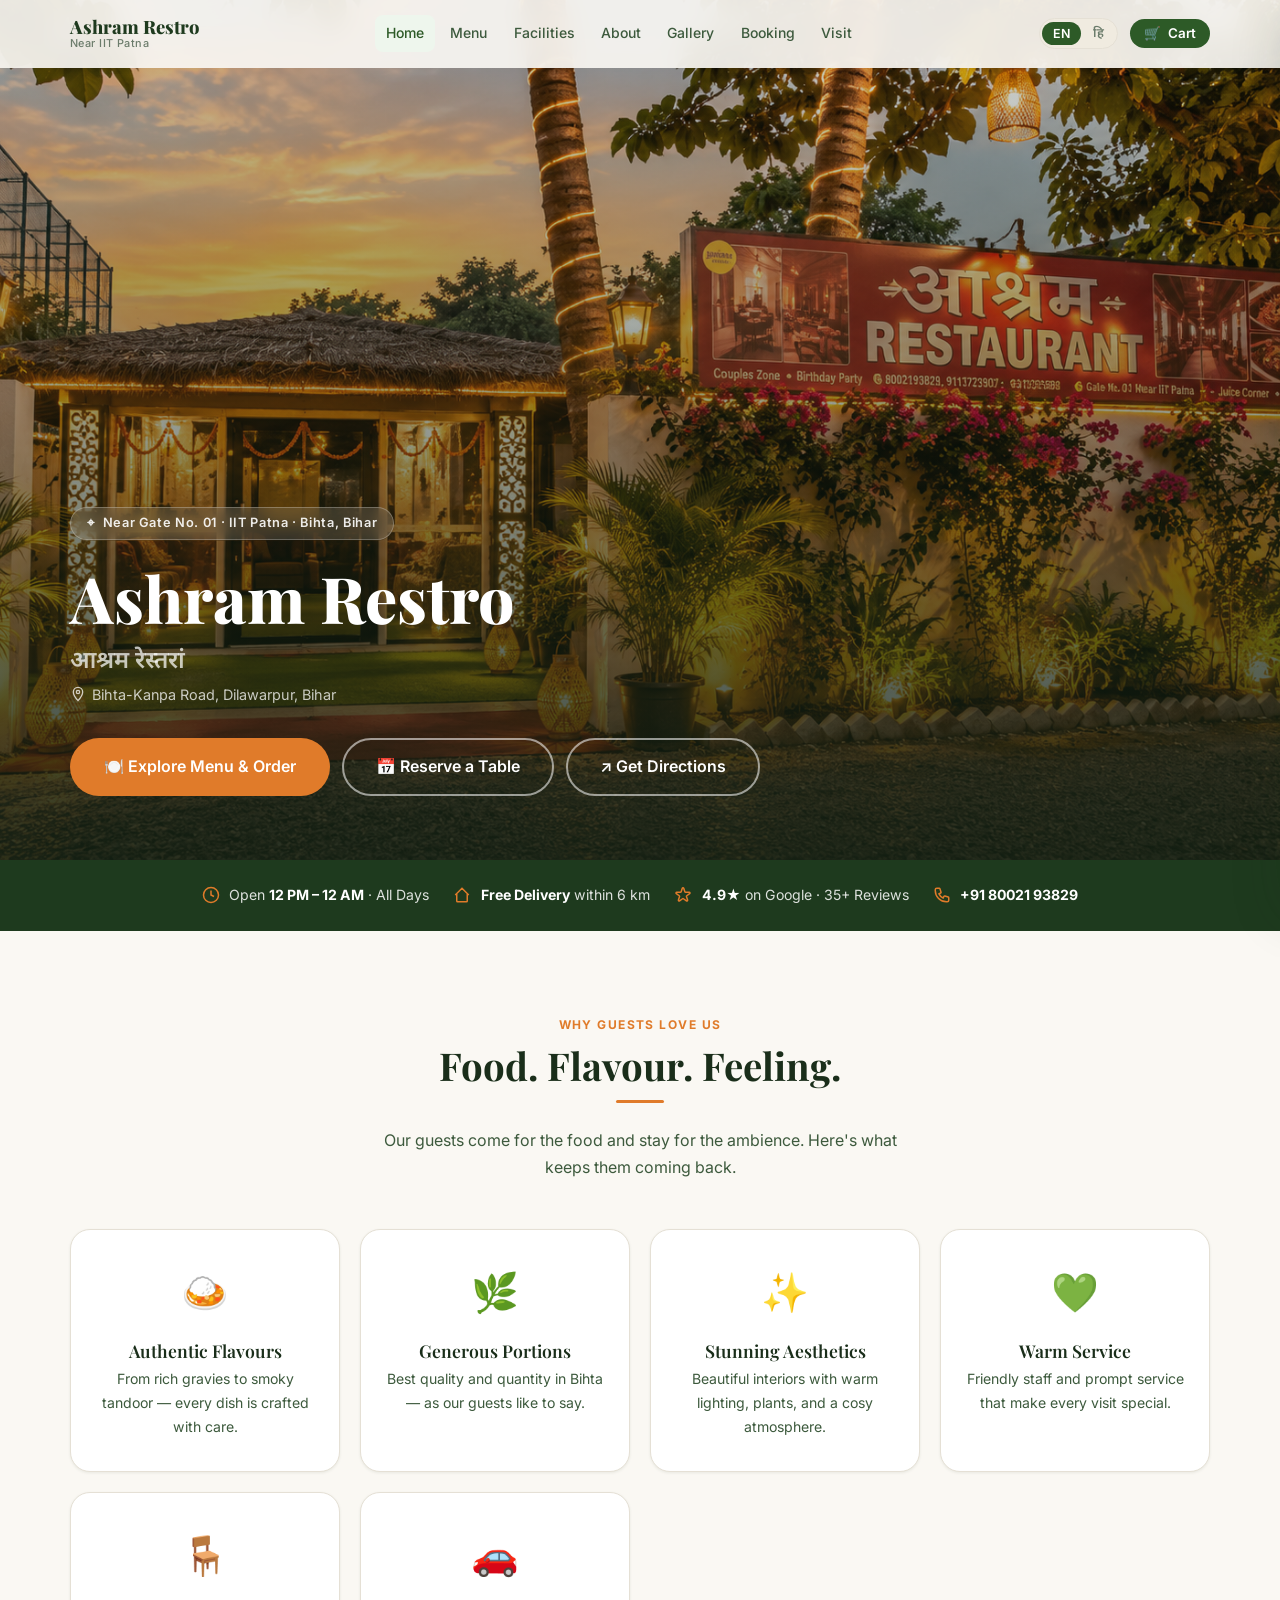
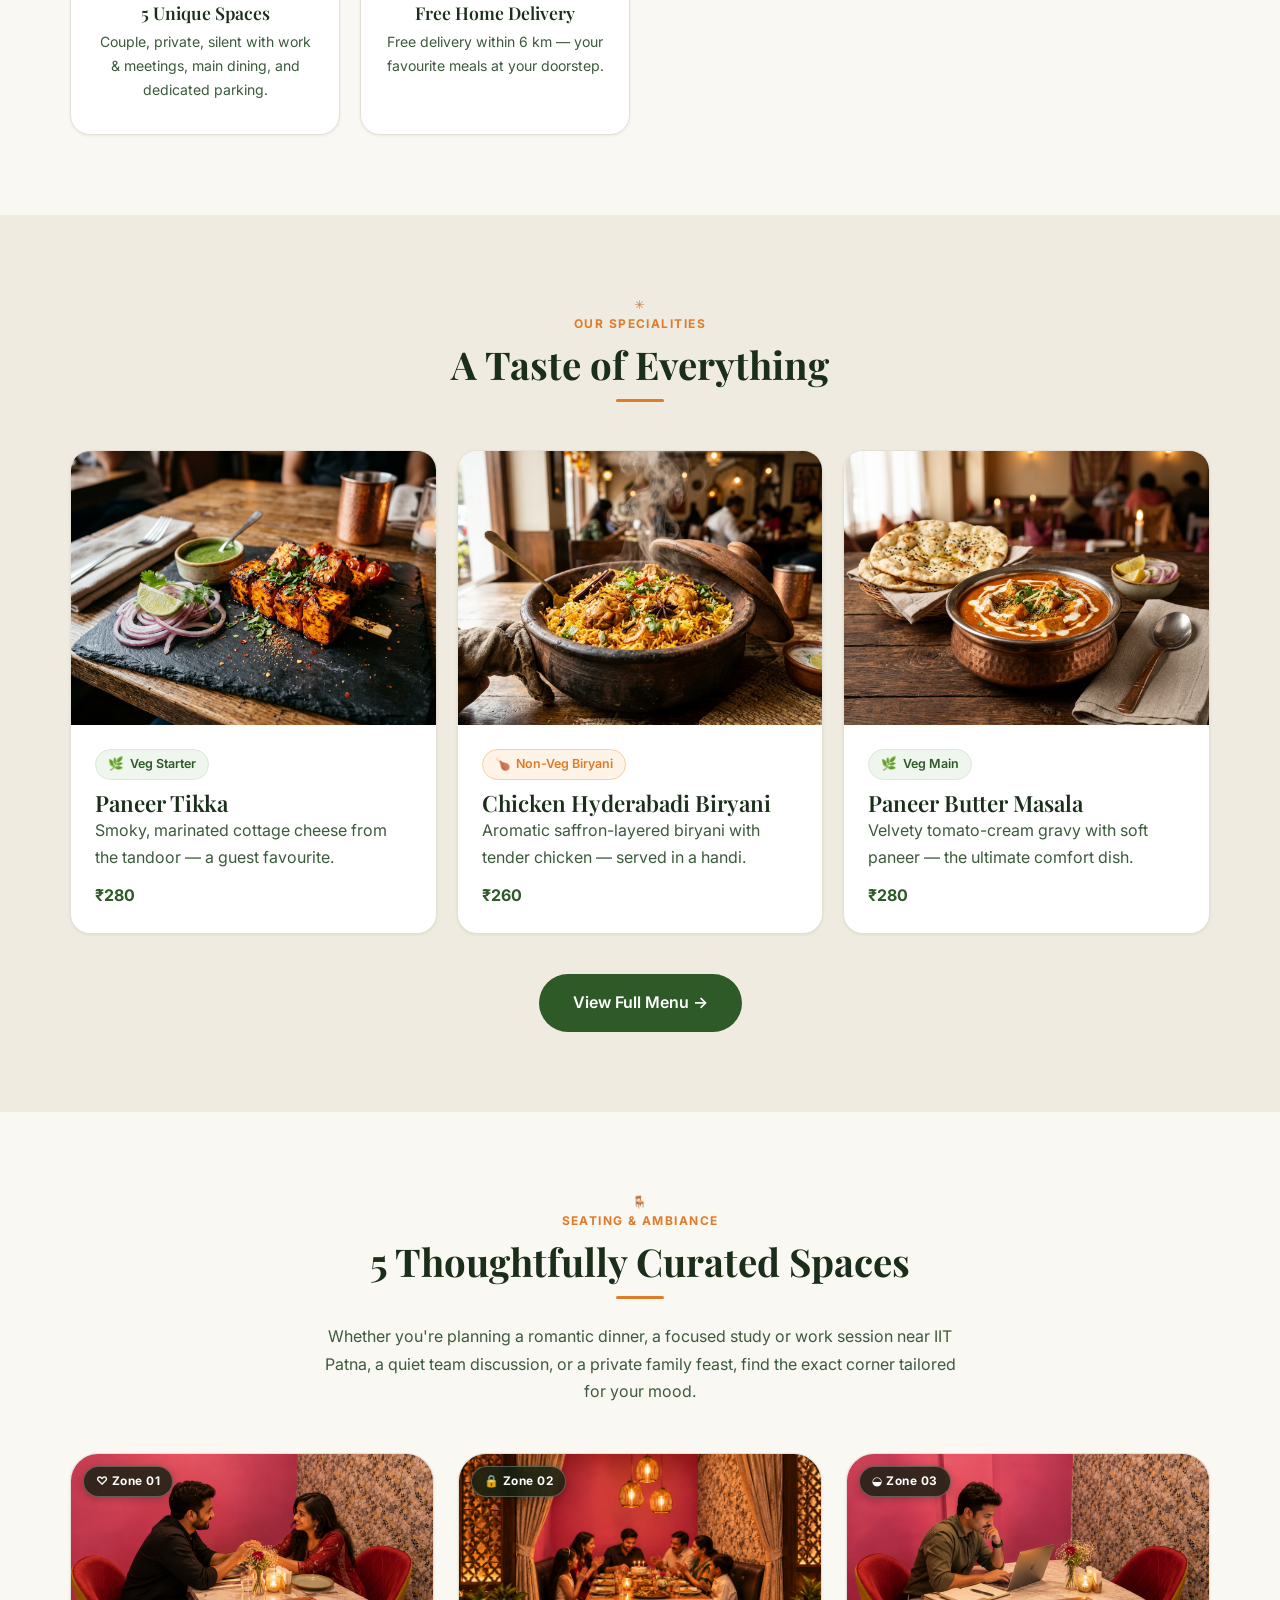
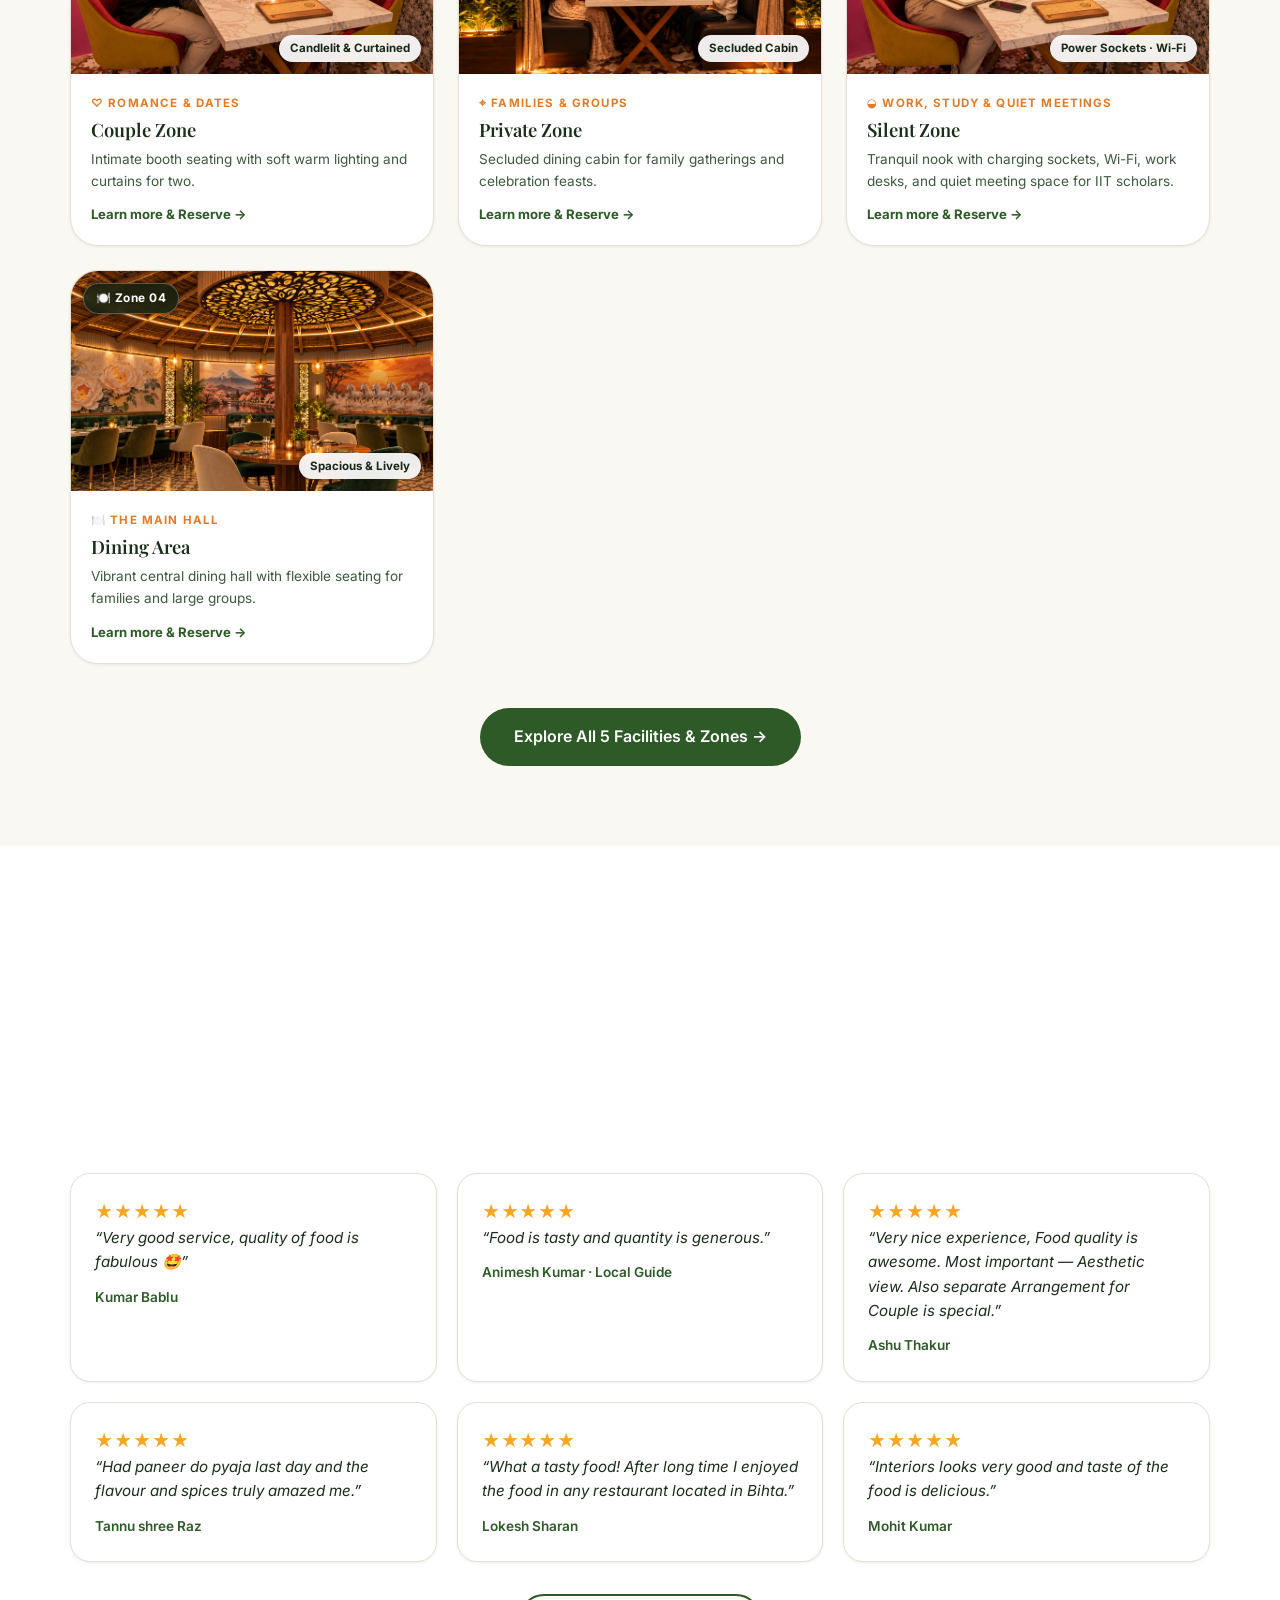
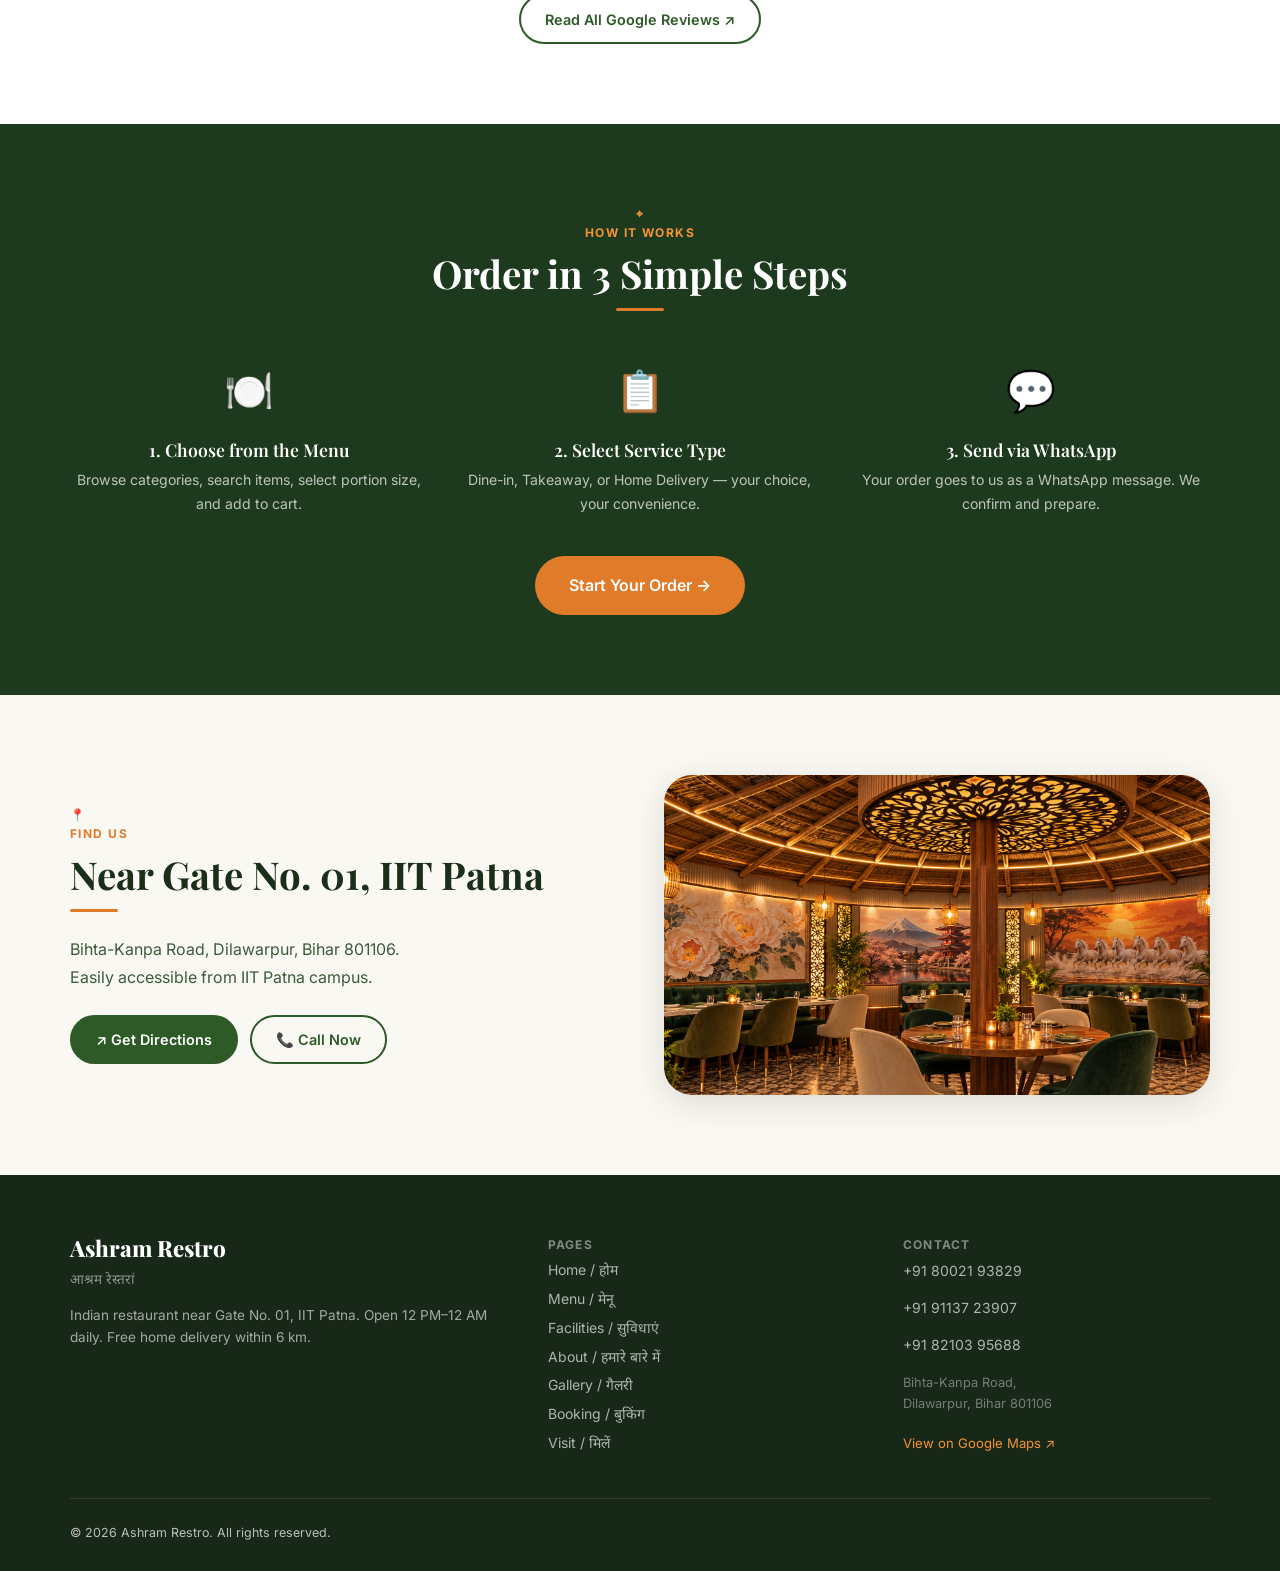
<file: index.html>
<!DOCTYPE html>
<html lang="en">

<head>
  <meta charset="UTF-8" />
  <meta name="viewport" content="width=device-width, initial-scale=1, viewport-fit=cover" />
  <title>Ashram Restro | Indian Restaurant Near IIT Patna, Bihta</title>
  <meta name="description"
    content="Visit Ashram Restro (आश्रम रेस्तरां) near IIT Patna on Bihta-Kanpa Road, Dilawarpur, Bihar. Explore our full menu, book a table, or order via WhatsApp. Open 12 PM–12 AM daily." />
  <meta property="og:title" content="Ashram Restro | Near IIT Patna, Bihta" />
  <meta property="og:description"
    content="Warm flavours, generous portions, and a beautiful café ambience — near Gate No. 01, IIT Patna." />
  <meta property="og:type" content="website" />
  <meta property="og:url" content="https://ashramrestro.in/" />
  <link rel="canonical" href="https://ashramrestro.in/" />
  <link rel="stylesheet" href="assets/style.css" />
  <script type="application/ld+json">
  {"@context":"https://schema.org","@type":"Restaurant","name":"Ashram Restro","alternateName":"आश्रम रेस्तरां","servesCuisine":"Indian","url":"https://ashramrestro.in/","telephone":"+918002193829","address":{"@type":"PostalAddress","streetAddress":"Gate No. 01, Near IIT Patna, Bihta-Kanpa Road","addressLocality":"Dilawarpur","addressRegion":"Bihar","postalCode":"801106","addressCountry":"IN"},"hasMap":"https://www.google.com/maps/search/?api=1&query=Ashram+Restro+GVP4%2B2Q+Dilawarpur+Bihar","openingHours":"Mo-Su 12:00-24:00"}
  </script>
</head>

<body>

  <!-- ═══ NAV ═══ -->
  <nav class="site-nav" role="navigation" aria-label="Main navigation">
    <div class="nav-inner">
      <a href="index.html" class="nav-logo" aria-label="Ashram Restro home">
        <span class="lang-en">Ashram Restro</span>
        <span class="lang-hi" style="font-family:'Noto Sans Devanagari',sans-serif">आश्रम रेस्तरां</span>
        <span class="sub lang-en">Near IIT Patna</span>
        <span class="sub lang-hi" style="font-family:'Noto Sans Devanagari',sans-serif">आईआईटी पटना के पास</span>
      </a>
      <div class="nav-links">
        <a href="index.html" class="active">Home</a>
        <a href="menu.html">Menu</a>
        <a href="facilities.html">Facilities</a>
        <a href="about.html">About</a>
        <a href="gallery.html">Gallery</a>
        <a href="booking.html">Booking</a>
        <a href="visit.html">Visit</a>
      </div>
      <div class="nav-right">
        <div class="lang-toggle" role="group" aria-label="Language">
          <button data-lang="en" class="active" aria-label="English">EN</button>
          <button data-lang="hi" aria-label="हिन्दी">हि</button>
        </div>
        <button class="cart-btn" id="cart-btn" aria-label="View cart">
          🛒 <span class="lang-en">Cart</span><span class="lang-hi"
            style="font-family:'Noto Sans Devanagari',sans-serif">कार्ट</span>
          <span class="cart-badge" style="display:none">0</span>
        </button>
      </div>
      <button class="nav-hamburger" aria-label="Open menu" aria-expanded="false">
        <span></span><span></span><span></span>
      </button>
    </div>
  </nav>
  <nav class="nav-mobile" aria-label="Mobile navigation">
    <a href="index.html">🏠 Home</a>
    <a href="menu.html">🍽️ Menu &amp; Order</a>
    <a href="facilities.html">✳ Facilities</a>
    <a href="about.html">◒ About</a>
    <a href="gallery.html">🖼 Gallery</a>
    <a href="booking.html">📅 Booking</a>
    <a href="visit.html">📍 Visit</a>
  </nav>

  <!-- ═══ HERO ═══ -->
  <section class="hero" aria-label="Welcome to Ashram Restro">
    <img src="assets/images/hero-restaurant.png"
      alt="Ashram Restro entrance — warm, inviting Indian restaurant near IIT Patna" class="hero-img" />
    <div class="hero-overlay" aria-hidden="true"></div>
    <div class="hero-content container">
      <div class="hero-eyebrow">
        <span>⌖</span>
        <span class="lang-en">Near Gate No. 01 · IIT Patna · Bihta, Bihar</span>
        <span class="lang-hi" style="font-family:'Noto Sans Devanagari',sans-serif">गेट नं. 01 · आईआईटी पटना · बिहटा,
          बिहार</span>
      </div>
      <h1>
        <span class="lang-en">Ashram Restro</span>
        <span class="lang-hi" style="font-family:'Noto Sans Devanagari',sans-serif">आश्रम रेस्तरां</span>
      </h1>
      <p class="hero-hindi lang-en">आश्रम रेस्तरां</p>
      <div class="hero-loc" aria-label="Location">
        <svg width="16" height="16" fill="none" stroke="currentColor" stroke-width="2" viewBox="0 0 24 24"
          aria-hidden="true">
          <path d="M12 2C8.13 2 5 5.13 5 9c0 5.25 7 13 7 13s7-7.75 7-13c0-3.87-3.13-7-7-7z" />
          <circle cx="12" cy="9" r="2.5" />
        </svg>
        <span class="lang-en">Bihta-Kanpa Road, Dilawarpur, Bihar</span>
        <span class="lang-hi" style="font-family:'Noto Sans Devanagari',sans-serif">बिहटा-कनपा रोड, दिलावरपुर,
          बिहार</span>
      </div>
      <div class="hero-actions">
        <a href="menu.html" class="btn btn-primary btn-lg">
          <span class="lang-en">🍽️ Explore Menu &amp; Order</span>
          <span class="lang-hi" style="font-family:'Noto Sans Devanagari',sans-serif">🍽️ मेनू देखें और ऑर्डर
            करें</span>
        </a>
        <a href="booking.html" class="btn btn-outline-white btn-lg">
          <span class="lang-en">📅 Reserve a Table</span>
          <span class="lang-hi" style="font-family:'Noto Sans Devanagari',sans-serif">📅 टेबल बुक करें</span>
        </a>
        <a href="visit.html" class="btn btn-outline-white btn-lg" data-maps-dir>
          <span class="lang-en">↗ Get Directions</span>
          <span class="lang-hi" style="font-family:'Noto Sans Devanagari',sans-serif">↗ दिशा-निर्देश</span>
        </a>
      </div>
    </div>
  </section>

  <!-- ═══ INFO BAR ═══ -->
  <div class="info-bar" role="complementary" aria-label="Quick info">
    <div class="info-bar-inner container">
      <div class="info-item">
        <svg width="18" height="18" fill="none" stroke="currentColor" stroke-width="2" viewBox="0 0 24 24"
          aria-hidden="true">
          <circle cx="12" cy="12" r="10" />
          <path d="M12 6v6l4 2" />
        </svg>
        <span class="lang-en">Open <strong>12 PM – 12 AM</strong> · All Days</span>
        <span class="lang-hi" style="font-family:'Noto Sans Devanagari',sans-serif">खुला <strong>दोपहर 12 – रात
            12</strong> · सभी दिन</span>
      </div>
      <div class="info-item">
        <svg width="18" height="18" fill="none" stroke="currentColor" stroke-width="2" viewBox="0 0 24 24"
          aria-hidden="true">
          <path d="M3 12l2-2m0 0l7-7 7 7M5 10v10a1 1 0 001 1h3m10-11l2 2m-2-2v10a1 1 0 01-1 1h-3m-6 0h6" />
        </svg>
        <span class="lang-en"><strong>Free Delivery</strong> within 6 km</span>
        <span class="lang-hi" style="font-family:'Noto Sans Devanagari',sans-serif">6 किमी में <strong>मुफ़्त
            डिलीवरी</strong></span>
      </div>
      <div class="info-item">
        <svg width="18" height="18" fill="none" stroke="currentColor" stroke-width="2" viewBox="0 0 24 24"
          aria-hidden="true">
          <path
            d="M11.049 2.927c.3-.921 1.603-.921 1.902 0l1.519 4.674a1 1 0 00.95.69h4.915c.969 0 1.371 1.24.588 1.81l-3.976 2.888a1 1 0 00-.363 1.118l1.518 4.674c.3.922-.755 1.688-1.538 1.118l-3.976-2.888a1 1 0 00-1.176 0l-3.976 2.888c-.783.57-1.838-.197-1.538-1.118l1.518-4.674a1 1 0 00-.363-1.118l-3.976-2.888c-.784-.57-.38-1.81.588-1.81h4.914a1 1 0 00.951-.69l1.519-4.674z" />
        </svg>
        <span class="lang-en"><strong>4.9★</strong> on Google · 35+ Reviews</span>
        <span class="lang-hi" style="font-family:'Noto Sans Devanagari',sans-serif">Google पर <strong>4.9★</strong> ·
          35+ समीक्षाएं</span>
      </div>
      <div class="info-item">
        <svg width="18" height="18" fill="none" stroke="currentColor" stroke-width="2" viewBox="0 0 24 24"
          aria-hidden="true">
          <path
            d="M3 5a2 2 0 012-2h3.28a1 1 0 01.948.684l1.498 4.493a1 1 0 01-.502 1.21l-2.257 1.13a11.042 11.042 0 005.516 5.516l1.13-2.257a1 1 0 011.21-.502l4.493 1.498a1 1 0 01.684.949V19a2 2 0 01-2 2h-1C9.716 21 3 14.284 3 6V5z" />
        </svg>
        <a href="tel:+918002193829" style="color:inherit;text-decoration:none">
          <strong>+91 80021 93829</strong>
        </a>
      </div>
    </div>
  </div>

  <!-- ═══ HIGHLIGHTS ═══ -->
  <section class="section" aria-labelledby="highlights-heading">
    <div class="container">
      <div class="section-header text-center fade-in">
        <span class="section-label">
          <span class="lang-en">Why Guests Love Us</span>
          <span class="lang-hi" style="font-family:'Noto Sans Devanagari',sans-serif">हमारे मेहमान क्यों प्यार करते
            हैं</span>
        </span>
        <h2 id="highlights-heading">
          <span class="lang-en">Food. Flavour. Feeling.</span>
          <span class="lang-hi" style="font-family:'Noto Sans Devanagari',sans-serif">खाना। स्वाद। अनुभव।</span>
        </h2>
        <div class="divider center"></div>
        <p style="max-width:560px;margin:0 auto;">
          <span class="lang-en">Our guests come for the food and stay for the ambience. Here's what keeps them coming
            back.</span>
          <span class="lang-hi" style="font-family:'Noto Sans Devanagari',sans-serif">हमारे मेहमान खाने के लिए आते हैं
            और माहौल के लिए रुकते हैं।</span>
        </p>
      </div>
      <div class="highlights-grid">
        <div class="highlight-card fade-in">
          <div class="highlight-icon">🍛</div>
          <h3><span class="lang-en">Authentic Flavours</span><span class="lang-hi"
              style="font-family:'Noto Sans Devanagari',sans-serif">असली स्वाद</span></h3>
          <p><span class="lang-en">From rich gravies to smoky tandoor — every dish is crafted with care.</span><span
              class="lang-hi" style="font-family:'Noto Sans Devanagari',sans-serif">गहरी ग्रेवी से लेकर तंदूर तक — हर
              डिश प्यार से बनाई जाती है।</span></p>
        </div>
        <div class="highlight-card fade-in">
          <div class="highlight-icon">🌿</div>
          <h3><span class="lang-en">Generous Portions</span><span class="lang-hi"
              style="font-family:'Noto Sans Devanagari',sans-serif">भरपूर मात्रा</span></h3>
          <p><span class="lang-en">Best quality and quantity in Bihta — as our guests like to say.</span><span
              class="lang-hi" style="font-family:'Noto Sans Devanagari',sans-serif">बिहटा में सबसे अच्छी गुणवत्ता और
              मात्रा — जैसा हमारे मेहमान कहते हैं।</span></p>
        </div>
        <div class="highlight-card fade-in">
          <div class="highlight-icon">✨</div>
          <h3><span class="lang-en">Stunning Aesthetics</span><span class="lang-hi"
              style="font-family:'Noto Sans Devanagari',sans-serif">सुंदर माहौल</span></h3>
          <p><span class="lang-en">Beautiful interiors with warm lighting, plants, and a cosy atmosphere.</span><span
              class="lang-hi" style="font-family:'Noto Sans Devanagari',sans-serif">गर्म रोशनी, पौधों और आरामदेह माहौल
              के साथ सुंदर इंटीरियर।</span></p>
        </div>
        <div class="highlight-card fade-in">
          <div class="highlight-icon">💚</div>
          <h3><span class="lang-en">Warm Service</span><span class="lang-hi"
              style="font-family:'Noto Sans Devanagari',sans-serif">गर्मजोशी से सेवा</span></h3>
          <p><span class="lang-en">Friendly staff and prompt service that make every visit special.</span><span
              class="lang-hi" style="font-family:'Noto Sans Devanagari',sans-serif">मिलनसार कर्मचारी और त्वरित सेवा जो
              हर यात्रा को खास बनाती है।</span></p>
        </div>
        <div class="highlight-card fade-in">
          <div class="highlight-icon">🪑</div>
          <h3><span class="lang-en">5 Unique Spaces</span><span class="lang-hi"
              style="font-family:'Noto Sans Devanagari',sans-serif">5 अनूठे स्थान</span></h3>
          <p><span class="lang-en">Couple, private, silent with work &amp; meetings, main dining, and dedicated
              parking.</span><span class="lang-hi" style="font-family:'Noto Sans Devanagari',sans-serif">कपल, प्राइवेट,
              साइलेंट (काम व मीटिंग्स), मुख्य डाइनिंग और पार्किंग।</span></p>
        </div>
        <div class="highlight-card fade-in">
          <div class="highlight-icon">🚗</div>
          <h3><span class="lang-en">Free Home Delivery</span><span class="lang-hi"
              style="font-family:'Noto Sans Devanagari',sans-serif">मुफ़्त होम डिलीवरी</span></h3>
          <p><span class="lang-en">Free delivery within 6 km — your favourite meals at your doorstep.</span><span
              class="lang-hi" style="font-family:'Noto Sans Devanagari',sans-serif">6 किमी के अंदर मुफ़्त डिलीवरी — आपका
              पसंदीदा खाना दरवाजे पर।</span></p>
        </div>
      </div>
    </div>
  </section>

  <!-- ═══ FOOD SHOWCASE ═══ -->
  <section class="section section-alt" aria-labelledby="food-heading">
    <div class="container">
      <div class="section-header text-center fade-in">
        <span class="section-label">✳ <span class="lang-en">Our Specialities</span><span class="lang-hi"
            style="font-family:'Noto Sans Devanagari',sans-serif">हमारी खासियत</span></span>
        <h2 id="food-heading">
          <span class="lang-en">A Taste of Everything</span>
          <span class="lang-hi" style="font-family:'Noto Sans Devanagari',sans-serif">हर स्वाद का अनुभव</span>
        </h2>
        <div class="divider center"></div>
      </div>
      <div style="display:grid;grid-template-columns:repeat(auto-fit,minmax(260px,1fr));gap:1.25rem;">
        <div class="card fade-in">
          <img src="assets/images/gallery-paneer-tikka.jpg"
            alt="Paneer Tikka — chargrilled cottage cheese with green chutney" class="card-img" />
          <div class="card-body">
            <div class="chip" style="margin-bottom:.6rem;">🌿 <span class="lang-en">Veg Starter</span><span
                class="lang-hi" style="font-family:'Noto Sans Devanagari',sans-serif">वेज स्टार्टर</span></div>
            <h3><span class="lang-en">Paneer Tikka</span><span class="lang-hi"
                style="font-family:'Noto Sans Devanagari',sans-serif">पनीर टिक्का</span></h3>
            <p><span class="lang-en">Smoky, marinated cottage cheese from the tandoor — a guest favourite.</span><span
                class="lang-hi" style="font-family:'Noto Sans Devanagari',sans-serif">तंदूर से मेरिनेटेड पनीर — मेहमानों
                का पसंदीदा।</span></p>
            <div style="margin-top:.75rem;font-weight:700;color:var(--green-700);">₹280</div>
          </div>
        </div>
        <div class="card fade-in">
          <img src="assets/images/gallery-biryani.jpg" alt="Chicken Hyderabadi Biryani in traditional handi"
            class="card-img" />
          <div class="card-body">
            <div class="chip orange" style="margin-bottom:.6rem;">🍗 <span class="lang-en">Non-Veg Biryani</span><span
                class="lang-hi" style="font-family:'Noto Sans Devanagari',sans-serif">नॉन-वेज बिरयानी</span></div>
            <h3><span class="lang-en">Chicken Hyderabadi Biryani</span><span class="lang-hi"
                style="font-family:'Noto Sans Devanagari',sans-serif">चिकन हैदराबादी बिरयानी</span></h3>
            <p><span class="lang-en">Aromatic saffron-layered biryani with tender chicken — served in a
                handi.</span><span class="lang-hi" style="font-family:'Noto Sans Devanagari',sans-serif">केसरयुक्त
                बिरयानी नरम चिकन के साथ — हांडी में परोसी जाती है।</span></p>
            <div style="margin-top:.75rem;font-weight:700;color:var(--green-700);">₹260</div>
          </div>
        </div>
        <div class="card fade-in">
          <img src="assets/images/gallery-paneer-butter-masala.jpg"
            alt="Paneer Butter Masala in copper serving bowl with naan" class="card-img" />
          <div class="card-body">
            <div class="chip" style="margin-bottom:.6rem;">🌿 <span class="lang-en">Veg Main</span><span class="lang-hi"
                style="font-family:'Noto Sans Devanagari',sans-serif">वेज मुख्य</span></div>
            <h3><span class="lang-en">Paneer Butter Masala</span><span class="lang-hi"
                style="font-family:'Noto Sans Devanagari',sans-serif">पनीर बटर मसाला</span></h3>
            <p><span class="lang-en">Velvety tomato-cream gravy with soft paneer — the ultimate comfort
                dish.</span><span class="lang-hi" style="font-family:'Noto Sans Devanagari',sans-serif">मखमली
                टमाटर-क्रीम ग्रेवी में नरम पनीर — सबसे पसंदीदा डिश।</span></p>
            <div style="margin-top:.75rem;font-weight:700;color:var(--green-700);">₹280</div>
          </div>
        </div>
      </div>
      <div class="text-center" style="margin-top:2.5rem;">
        <a href="menu.html" class="btn btn-green btn-lg">
          <span class="lang-en">View Full Menu →</span>
          <span class="lang-hi" style="font-family:'Noto Sans Devanagari',sans-serif">पूरा मेनू देखें →</span>
        </a>
      </div>
    </div>
  </section>

  <!-- ═══ SEATING ZONES PREVIEW ═══ -->
  <section class="section" aria-labelledby="zones-preview-heading" style="background:var(--cream-bg);">
    <div class="container">
      <div class="section-header text-center fade-in">
        <span class="section-label">🪑 <span class="lang-en">Seating &amp; Ambiance</span><span class="lang-hi"
            style="font-family:'Noto Sans Devanagari',sans-serif">बैठने की जगह</span></span>
        <h2 id="zones-preview-heading">
          <span class="lang-en">5 Thoughtfully Curated Spaces</span>
          <span class="lang-hi" style="font-family:'Noto Sans Devanagari',sans-serif">5 अनूठे बैठने के स्थान</span>
        </h2>
        <div class="divider center"></div>
        <p style="max-width:640px;margin:0 auto;color:var(--text-mid);">
          <span class="lang-en">Whether you're planning a romantic dinner, a focused study or work session near IIT
            Patna, a quiet team discussion, or a private family feast, find the exact corner tailored for your
            mood.</span>
          <span class="lang-hi" style="font-family:'Noto Sans Devanagari',sans-serif">कपल डिनर, शांत पढ़ाई व रिमोट वर्क,
            फैकल्टी मीटिंग या पारिवारिक भोजन — हर अवसर के लिए एक आदर्श कोना।</span>
        </p>
      </div>

      <div style="display:grid;grid-template-columns:repeat(auto-fit,minmax(270px,1fr));gap:1.5rem;">
        <!-- Couple Zone Preview -->
        <div class="facility-card fade-in">
          <div class="facility-media">
            <img src="assets/images/facility-couple-zone.png"
              onerror="this.onerror=null;this.src='assets/images/facility-couple-zone.jpg';"
              alt="Couple Zone at Ashram Restro" class="facility-img" loading="lazy" />
            <span class="facility-overlay-badge">♡ Zone 01</span>
            <span class="facility-vibe-tag">Candlelit &amp; Curtained</span>
          </div>
          <div class="facility-body" style="padding:1.25rem;">
            <div class="facility-marker">♡ Romance &amp; Dates</div>
            <h3 style="font-size:1.15rem;"><span class="lang-en">Couple Zone</span><span class="lang-hi"
                style="font-family:'Noto Sans Devanagari',sans-serif">कपल ज़ोन</span></h3>
            <p style="font-size:.85rem;"><span class="lang-en">Intimate booth seating with soft warm lighting and
                curtains for two.</span><span class="lang-hi" style="font-family:'Noto Sans Devanagari',sans-serif">दो
                के लिए पर्दे और हल्की रोशनी वाली निजी बैठक।</span></p>
            <div style="margin-top:auto;padding-top:.75rem;">
              <a href="facilities.html"
                style="font-size:.82rem;font-weight:700;color:var(--green-700);text-decoration:none;"><span
                  class="lang-en">Learn more &amp; Reserve →</span><span class="lang-hi"
                  style="font-family:'Noto Sans Devanagari',sans-serif">विवरण देखें →</span></a>
            </div>
          </div>
        </div>

        <!-- Private Zone Preview -->
        <div class="facility-card fade-in">
          <div class="facility-media">
            <img src="assets/images/facility-private-zone.png"
              onerror="this.onerror=null;this.src='assets/images/facility-private-zone.jpg';"
              alt="Private Zone at Ashram Restro" class="facility-img" loading="lazy" />
            <span class="facility-overlay-badge">🔒 Zone 02</span>
            <span class="facility-vibe-tag">Secluded Cabin</span>
          </div>
          <div class="facility-body" style="padding:1.25rem;">
            <div class="facility-marker">⌖ Families &amp; Groups</div>
            <h3 style="font-size:1.15rem;"><span class="lang-en">Private Zone</span><span class="lang-hi"
                style="font-family:'Noto Sans Devanagari',sans-serif">प्राइवेट ज़ोन</span></h3>
            <p style="font-size:.85rem;"><span class="lang-en">Secluded dining cabin for family gatherings and
                celebration feasts.</span><span class="lang-hi"
                style="font-family:'Noto Sans Devanagari',sans-serif">पारिवारिक मिलन और उत्सवों के लिए एकांत
                केबिन।</span></p>
            <div style="margin-top:auto;padding-top:.75rem;">
              <a href="facilities.html"
                style="font-size:.82rem;font-weight:700;color:var(--green-700);text-decoration:none;"><span
                  class="lang-en">Learn more &amp; Reserve →</span><span class="lang-hi"
                  style="font-family:'Noto Sans Devanagari',sans-serif">विवरण देखें →</span></a>
            </div>
          </div>
        </div>

        <!-- Silent Zone (incorporating Work & Meetings) -->
        <div class="facility-card fade-in">
          <div class="facility-media">
            <img src="assets/images/facility-silent-zone.png" alt="Silent, Work & Meeting Zone at Ashram Restro"
              class="facility-img" loading="lazy" />
            <span class="facility-overlay-badge">◒ Zone 03</span>
            <span class="facility-vibe-tag">Power Sockets · Wi-Fi</span>
          </div>
          <div class="facility-body" style="padding:1.25rem;">
            <div class="facility-marker">◒ Work, Study &amp; Quiet Meetings</div>
            <h3 style="font-size:1.15rem;"><span class="lang-en">Silent Zone</span><span class="lang-hi"
                style="font-family:'Noto Sans Devanagari',sans-serif">साइलेंट ज़ोन</span></h3>
            <p style="font-size:.85rem;"><span class="lang-en">Tranquil nook with charging sockets, Wi-Fi, work desks,
                and quiet meeting space for IIT scholars.</span><span class="lang-hi"
                style="font-family:'Noto Sans Devanagari',sans-serif">चार्जिंग पॉइंट, वाई-फ़ाई, वर्क डेस्क और शांत
                मीटिंग्स के लिए आदर्श कोना।</span></p>
            <div style="margin-top:auto;padding-top:.75rem;">
              <a href="facilities.html"
                style="font-size:.82rem;font-weight:700;color:var(--green-700);text-decoration:none;"><span
                  class="lang-en">Learn more &amp; Reserve →</span><span class="lang-hi"
                  style="font-family:'Noto Sans Devanagari',sans-serif">विवरण देखें →</span></a>
            </div>
          </div>
        </div>

        <!-- Main Dining Area Preview -->
        <div class="facility-card fade-in">
          <div class="facility-media">
            <img src="assets/images/about-interior.png"
              onerror="this.onerror=null;this.src='assets/images/facility-dining-area.jpg';"
              alt="Main Dining Area at Ashram Restro" class="facility-img" loading="lazy" />
            <span class="facility-overlay-badge">🍽️ Zone 04</span>
            <span class="facility-vibe-tag">Spacious &amp; Lively</span>
          </div>
          <div class="facility-body" style="padding:1.25rem;">
            <div class="facility-marker">🍽️ The Main Hall</div>
            <h3 style="font-size:1.15rem;"><span class="lang-en">Dining Area</span><span class="lang-hi"
                style="font-family:'Noto Sans Devanagari',sans-serif">डाइनिंग एरिया</span></h3>
            <p style="font-size:.85rem;"><span class="lang-en">Vibrant central dining hall with flexible seating for
                families and large groups.</span><span class="lang-hi"
                style="font-family:'Noto Sans Devanagari',sans-serif">परिवारों और बड़े समूहों के लिए गर्मजोशी से भरा
                मुख्य डाइनिंग हॉल।</span></p>
            <div style="margin-top:auto;padding-top:.75rem;">
              <a href="facilities.html"
                style="font-size:.82rem;font-weight:700;color:var(--green-700);text-decoration:none;"><span
                  class="lang-en">Learn more &amp; Reserve →</span><span class="lang-hi"
                  style="font-family:'Noto Sans Devanagari',sans-serif">विवरण देखें →</span></a>
            </div>
          </div>
        </div>
      </div>

      <div class="text-center" style="margin-top:2.75rem;">
        <a href="facilities.html" class="btn btn-green btn-lg">
          <span class="lang-en">Explore All 5 Facilities &amp; Zones →</span>
          <span class="lang-hi" style="font-family:'Noto Sans Devanagari',sans-serif">सभी 5 सुविधाएं और ज़ोन देखें
            →</span>
        </a>
      </div>
    </div>
  </section>

  <!-- ═══ REVIEWS ═══ -->
  <section class="section section-white" aria-labelledby="reviews-heading">
    <div class="container">
      <div class="section-header text-center fade-in">
        <span class="section-label">♡ <span class="lang-en">What Guests Say</span><span class="lang-hi"
            style="font-family:'Noto Sans Devanagari',sans-serif">मेहमान क्या कहते हैं</span></span>
        <h2 id="reviews-heading">
          <span class="lang-en">Loved by the Community</span>
          <span class="lang-hi" style="font-family:'Noto Sans Devanagari',sans-serif">समुदाय का प्यार</span>
        </h2>
        <div class="divider center"></div>
        <div style="display:flex;justify-content:center;margin-bottom:1rem;">
          <div class="rating-badge">
            <div class="rating-score">4.9</div>
            <div class="rating-info">
              <span class="stars">★★★★★</span>
              <span class="label">Google Rating · 35 Reviews</span>
            </div>
          </div>
        </div>
      </div>
      <div class="reviews-grid">
        <div class="review-card fade-in">
          <div class="stars" aria-label="5 out of 5 stars">★★★★★</div>
          <q>Very good service, quality of food is fabulous 🤩</q>
          <div class="reviewer-name">Kumar Bablu</div>
        </div>
        <div class="review-card fade-in">
          <div class="stars" aria-label="5 out of 5 stars">★★★★★</div>
          <q>Food is tasty and quantity is generous.</q>
          <div class="reviewer-name">Animesh Kumar · Local Guide</div>
        </div>
        <div class="review-card fade-in">
          <div class="stars" aria-label="5 out of 5 stars">★★★★★</div>
          <q>Very nice experience, Food quality is awesome. Most important — Aesthetic view. Also separate Arrangement
            for Couple is special.</q>
          <div class="reviewer-name">Ashu Thakur</div>
        </div>
        <div class="review-card fade-in">
          <div class="stars" aria-label="5 out of 5 stars">★★★★★</div>
          <q>Had paneer do pyaja last day and the flavour and spices truly amazed me.</q>
          <div class="reviewer-name">Tannu shree Raz</div>
        </div>
        <div class="review-card fade-in">
          <div class="stars" aria-label="5 out of 5 stars">★★★★★</div>
          <q>What a tasty food! After long time I enjoyed the food in any restaurant located in Bihta.</q>
          <div class="reviewer-name">Lokesh Sharan</div>
        </div>
        <div class="review-card fade-in">
          <div class="stars" aria-label="5 out of 5 stars">★★★★★</div>
          <q>Interiors looks very good and taste of the food is delicious.</q>
          <div class="reviewer-name">Mohit Kumar</div>
        </div>
      </div>
      <div class="text-center" style="margin-top:2rem;">
        <a href="https://www.google.com/maps/search/?api=1&query=Ashram+Restro+GVP4%2B2Q+Dilawarpur+Bihar"
          target="_blank" rel="noopener" class="btn btn-outline-green">
          <span class="lang-en">Read All Google Reviews ↗</span>
          <span class="lang-hi" style="font-family:'Noto Sans Devanagari',sans-serif">सभी Google समीक्षाएं पढ़ें
            ↗</span>
        </a>
      </div>
    </div>
  </section>

  <!-- ═══ HOW WE SERVE ═══ -->
  <section class="section section-green" aria-labelledby="how-heading">
    <div class="container">
      <div class="section-header text-center fade-in">
        <span class="section-label" style="color:var(--orange-light);">⌖ <span class="lang-en">How It Works</span><span
            class="lang-hi" style="font-family:'Noto Sans Devanagari',sans-serif">कैसे काम करता है</span></span>
        <h2 id="how-heading" style="color:var(--white);">
          <span class="lang-en">Order in 3 Simple Steps</span>
          <span class="lang-hi" style="font-family:'Noto Sans Devanagari',sans-serif">3 आसान कदमों में ऑर्डर करें</span>
        </h2>
        <div class="divider center" style="background:var(--orange);"></div>
      </div>
      <div style="display:grid;grid-template-columns:repeat(auto-fit,minmax(220px,1fr));gap:2rem;text-align:center;">
        <div class="fade-in">
          <div style="font-size:2.5rem;margin-bottom:1rem;">🍽️</div>
          <h3 style="color:var(--white);margin-bottom:.5rem;font-size:1.1rem;">
            <span class="lang-en">1. Choose from the Menu</span>
            <span class="lang-hi" style="font-family:'Noto Sans Devanagari',sans-serif">1. मेनू से चुनें</span>
          </h3>
          <p style="color:rgba(255,255,255,.7);font-size:.88rem;">
            <span class="lang-en">Browse categories, search items, select portion size, and add to cart.</span>
            <span class="lang-hi" style="font-family:'Noto Sans Devanagari',sans-serif">कैटेगरी देखें, आइटम खोजें, और
              कार्ट में जोड़ें।</span>
          </p>
        </div>
        <div class="fade-in">
          <div style="font-size:2.5rem;margin-bottom:1rem;">📋</div>
          <h3 style="color:var(--white);margin-bottom:.5rem;font-size:1.1rem;">
            <span class="lang-en">2. Select Service Type</span>
            <span class="lang-hi" style="font-family:'Noto Sans Devanagari',sans-serif">2. सेवा प्रकार चुनें</span>
          </h3>
          <p style="color:rgba(255,255,255,.7);font-size:.88rem;">
            <span class="lang-en">Dine-in, Takeaway, or Home Delivery — your choice, your convenience.</span>
            <span class="lang-hi" style="font-family:'Noto Sans Devanagari',sans-serif">डाइन-इन, टेकअवे, या होम डिलीवरी
              — आपकी पसंद।</span>
          </p>
        </div>
        <div class="fade-in">
          <div style="font-size:2.5rem;margin-bottom:1rem;">💬</div>
          <h3 style="color:var(--white);margin-bottom:.5rem;font-size:1.1rem;">
            <span class="lang-en">3. Send via WhatsApp</span>
            <span class="lang-hi" style="font-family:'Noto Sans Devanagari',sans-serif">3. WhatsApp पर भेजें</span>
          </h3>
          <p style="color:rgba(255,255,255,.7);font-size:.88rem;">
            <span class="lang-en">Your order goes to us as a WhatsApp message. We confirm and prepare.</span>
            <span class="lang-hi" style="font-family:'Noto Sans Devanagari',sans-serif">ऑर्डर WhatsApp पर जाता है। हम
              कन्फर्म करते हैं।</span>
          </p>
        </div>
      </div>
      <div class="text-center" style="margin-top:2.5rem;">
        <a href="menu.html" class="btn btn-primary btn-lg">
          <span class="lang-en">Start Your Order →</span>
          <span class="lang-hi" style="font-family:'Noto Sans Devanagari',sans-serif">ऑर्डर शुरू करें →</span>
        </a>
      </div>
    </div>
  </section>

  <!-- ═══ FIND US ═══ -->
  <section class="section" aria-labelledby="find-heading">
    <div class="container">
      <div style="display:grid;grid-template-columns:1fr 1fr;gap:3rem;align-items:center;">
        <div class="fade-in">
          <span class="section-label">📍 <span class="lang-en">Find Us</span><span class="lang-hi"
              style="font-family:'Noto Sans Devanagari',sans-serif">हमें खोजें</span></span>
          <h2 id="find-heading">
            <span class="lang-en">Near Gate No. 01, IIT Patna</span>
            <span class="lang-hi" style="font-family:'Noto Sans Devanagari',sans-serif">गेट नं. 01, आईआईटी पटना के
              पास</span>
          </h2>
          <div class="divider"></div>
          <p>
            <span class="lang-en">Bihta-Kanpa Road, Dilawarpur, Bihar 801106.<br />Easily accessible from IIT Patna
              campus.</span>
            <span class="lang-hi" style="font-family:'Noto Sans Devanagari',sans-serif">बिहटा-कनपा रोड, दिलावरपुर, बिहार
              801106।<br />आईआईटी पटना परिसर से आसानी से पहुंचा जा सकता है।</span>
          </p>
          <div style="display:flex;gap:.75rem;flex-wrap:wrap;margin-top:1.5rem;">
            <a href="#" class="btn btn-green" data-maps-dir>
              <span class="lang-en">↗ Get Directions</span>
              <span class="lang-hi" style="font-family:'Noto Sans Devanagari',sans-serif">↗ दिशा-निर्देश</span>
            </a>
            <a href="tel:+918002193829" class="btn btn-outline-green">
              <span class="lang-en">📞 Call Now</span>
              <span class="lang-hi" style="font-family:'Noto Sans Devanagari',sans-serif">📞 अभी कॉल करें</span>
            </a>
          </div>
        </div>
        <div class="fade-in" style="border-radius:var(--radius-xl);overflow:hidden;box-shadow:var(--shadow-lg);">
          <img src="assets/images/about-interior.png"
            alt="Warm restaurant interior — inviting seating area at Ashram Restro"
            style="width:100%;height:320px;object-fit:cover;display:block;" />
        </div>
      </div>
    </div>
  </section>

  <!-- ═══ FOOTER ═══ -->
  <footer class="site-footer" role="contentinfo">
    <div class="container">
      <div class="footer-grid">
        <div>
          <div class="footer-brand-name">Ashram Restro</div>
          <div class="footer-brand-hi" style="font-family:'Noto Sans Devanagari',sans-serif">आश्रम रेस्तरां</div>
          <p class="footer-tagline">
            <span class="lang-en">Indian restaurant near Gate No. 01, IIT Patna. Open 12 PM–12 AM daily. Free home
              delivery within 6 km.</span>
            <span class="lang-hi" style="font-family:'Noto Sans Devanagari',sans-serif">आईआईटी पटना के पास भारतीय
              रेस्तरां। रोज़ दोपहर 12 से रात 12 बजे तक। 6 किमी में मुफ़्त डिलीवरी।</span>
          </p>
        </div>
        <div class="footer-col">
          <h4 class="lang-en">Pages</h4>
          <h4 class="lang-hi" style="font-family:'Noto Sans Devanagari',sans-serif">पेज</h4>
          <a href="index.html">Home / होम</a>
          <a href="menu.html">Menu / मेनू</a>
          <a href="facilities.html">Facilities / सुविधाएं</a>
          <a href="about.html">About / हमारे बारे में</a>
          <a href="gallery.html">Gallery / गैलरी</a>
          <a href="booking.html">Booking / बुकिंग</a>
          <a href="visit.html">Visit / मिलें</a>
        </div>
        <div class="footer-col">
          <h4 class="lang-en">Contact</h4>
          <h4 class="lang-hi" style="font-family:'Noto Sans Devanagari',sans-serif">संपर्क</h4>
          <p><a href="tel:+918002193829">+91 80021 93829</a></p>
          <p><a href="tel:+919113723907">+91 91137 23907</a></p>
          <p><a href="tel:+918210395688">+91 82103 95688</a></p>
          <p style="margin-top:.75rem;font-size:.8rem;color:rgba(255,255,255,.4);">Bihta-Kanpa Road,<br />Dilawarpur,
            Bihar 801106</p>
          <a href="https://www.google.com/maps/search/?api=1&query=Ashram+Restro+GVP4%2B2Q+Dilawarpur+Bihar"
            target="_blank" rel="noopener"
            style="display:inline-block;margin-top:.5rem;font-size:.82rem;color:var(--orange-light);">View on Google
            Maps ↗</a>
        </div>
      </div>
      <div class="footer-bottom">
        <span>© <span id="footer-year"></span> Ashram Restro. All rights reserved.</span>
        <span style="font-size:.74rem;color:rgba(255,255,255,.3);">

        </span>
      </div>
    </div>
  </footer>

  <!-- ═══ CART SIDEBAR ═══ -->
  <div class="cart-overlay" id="cart-overlay" aria-hidden="true"></div>
  <aside class="cart-sidebar" id="cart-sidebar" aria-label="Shopping cart" role="complementary">
    <div class="cart-header">
      <h2><span class="lang-en">Your Order</span><span class="lang-hi"
          style="font-family:'Noto Sans Devanagari',sans-serif">आपका ऑर्डर</span></h2>
      <button class="cart-close" id="cart-close" aria-label="Close cart">✕</button>
    </div>
    <div class="cart-items" id="cart-items"></div>
    <div class="cart-footer">
      <div class="order-type-select">
        <button class="order-type-btn active" data-type="dine-in">🍽️<span
            style="font-size:.68rem;">Dine-in</span></button>
        <button class="order-type-btn" data-type="takeaway">🥡<span style="font-size:.68rem;">Takeaway</span></button>
        <button class="order-type-btn" data-type="delivery">🏠<span style="font-size:.68rem;">Delivery</span></button>
      </div>
      <div class="checkout-fields">
        <div class="form-group"><input type="text" id="cust-name" placeholder="Your name *" required /><span
            class="error-msg">Required</span></div>
        <div class="form-group"><input type="tel" id="cust-phone" placeholder="Phone number *" required /><span
            class="error-msg">Valid phone required</span></div>
        <div class="form-group" id="delivery-addr-wrap" style="display:none">
          <textarea id="cust-addr" placeholder="Delivery address *" rows="2"></textarea>
          <span class="error-msg">Address required for delivery</span>
        </div>
        <textarea id="cust-notes" placeholder="Special instructions (optional)" rows="2"
          style="width:100%;padding:.55rem .75rem;border:1.5px solid var(--border);border-radius:var(--radius-sm);font-size:.85rem;resize:vertical;font-family:inherit;"></textarea>
      </div>
      <div class="cart-total-row">
        <span class="cart-total-label"><span class="lang-en">Est. Total</span><span class="lang-hi"
            style="font-family:'Noto Sans Devanagari',sans-serif">अनुमानित कुल</span></span>
        <span class="cart-total-val" id="cart-total-val">₹0</span>
      </div>
      <button class="btn btn-whatsapp btn-block" id="cart-checkout-btn" disabled>
        💬 <span class="lang-en">Send Order via WhatsApp</span><span class="lang-hi"
          style="font-family:'Noto Sans Devanagari',sans-serif">WhatsApp पर ऑर्डर भेजें</span>
      </button>
      <p class="cart-note">
        <span class="lang-en">Sending opens WhatsApp. Staff will confirm your order.</span>
        <span class="lang-hi" style="font-family:'Noto Sans Devanagari',sans-serif">WhatsApp खुलेगा। स्टाफ ऑर्डर कन्फर्म
          करेगा।</span>
      </p>
    </div>
  </aside>

  <script src="site-config.js"></script>
  <script src="menu-data.js"></script>
  <script src="assets/site.js"></script>
  <script>document.getElementById('footer-year').textContent = new Date().getFullYear();</script>
</body>

</html>
</file>
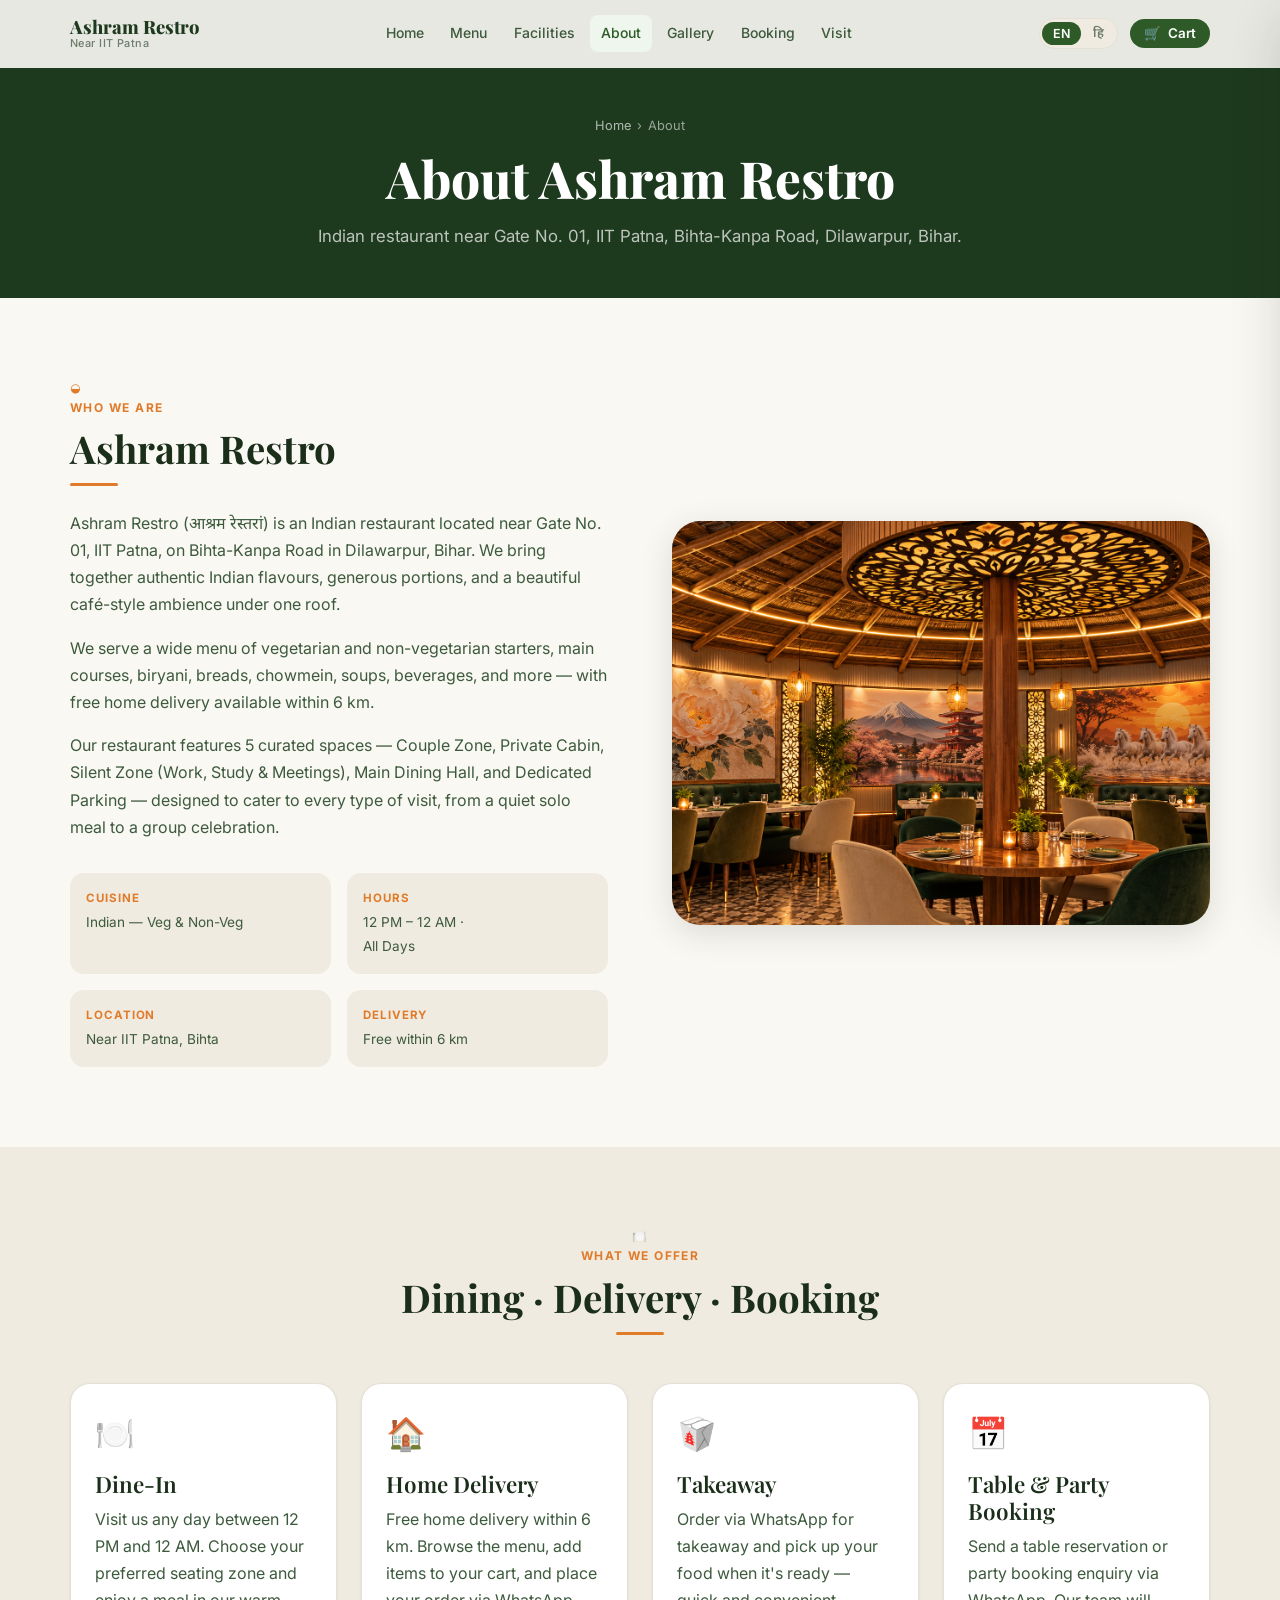
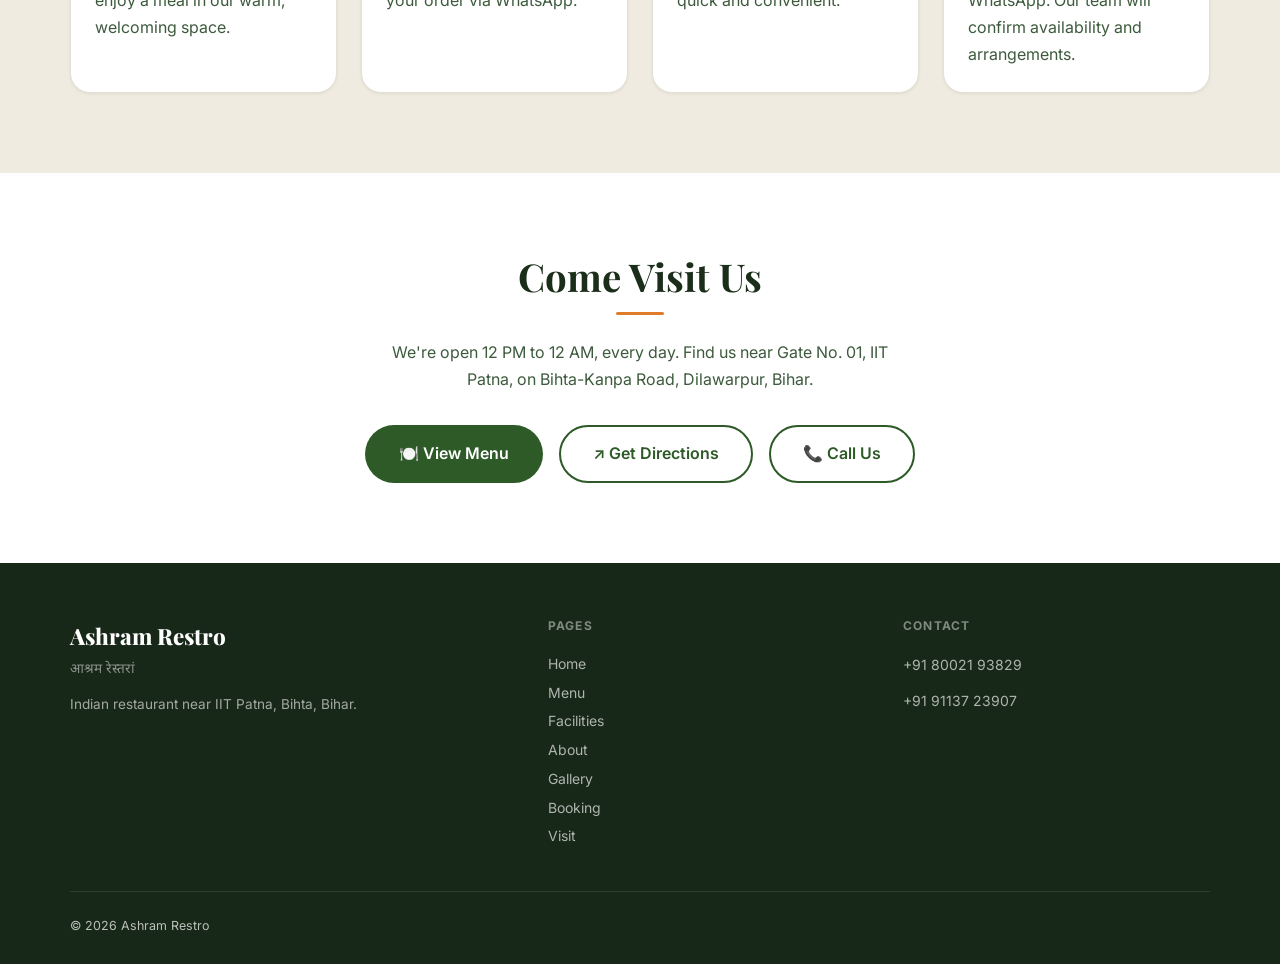
<file: about.html>
<!DOCTYPE html>
<html lang="en">

<head>
  <meta charset="UTF-8" />
  <meta name="viewport" content="width=device-width, initial-scale=1, viewport-fit=cover" />
  <title>About | Ashram Restro — Near IIT Patna, Bihta</title>
  <meta name="description"
    content="Learn about Ashram Restro — an Indian restaurant near Gate No. 01, IIT Patna, Bihta-Kanpa Road, Dilawarpur, Bihar. Our philosophy, location, and what makes us special." />
  <link rel="stylesheet" href="assets/style.css" />
</head>

<body>
  <nav class="site-nav" role="navigation" aria-label="Main navigation">
    <div class="nav-inner">
      <a href="index.html" class="nav-logo"><span class="lang-en">Ashram Restro</span><span class="lang-hi"
          style="font-family:'Noto Sans Devanagari',sans-serif">आश्रम रेस्तरां</span><span class="sub lang-en">Near IIT
          Patna</span><span class="sub lang-hi" style="font-family:'Noto Sans Devanagari',sans-serif">आईआईटी पटना के
          पास</span></a>
      <div class="nav-links">
        <a href="index.html">Home</a><a href="menu.html">Menu</a><a href="facilities.html">Facilities</a>
        <a href="about.html" class="active">About</a><a href="gallery.html">Gallery</a><a
          href="booking.html">Booking</a><a href="visit.html">Visit</a>
      </div>
      <div class="nav-right">
        <div class="lang-toggle"><button data-lang="en" class="active">EN</button><button data-lang="hi">हि</button>
        </div>
        <button class="cart-btn" id="cart-btn" aria-label="View cart">🛒 <span class="lang-en">Cart</span><span
            class="lang-hi" style="font-family:'Noto Sans Devanagari',sans-serif">कार्ट</span><span class="cart-badge"
            style="display:none">0</span></button>
      </div>
      <button class="nav-hamburger" aria-label="Open menu"
        aria-expanded="false"><span></span><span></span><span></span></button>
    </div>
  </nav>
  <nav class="nav-mobile">
    <a href="index.html">🏠 Home</a><a href="menu.html">🍽️ Menu</a><a href="facilities.html">✳ Facilities</a>
    <a href="about.html">◒ About</a><a href="gallery.html">🖼 Gallery</a><a href="booking.html">📅 Booking</a><a
      href="visit.html">📍 Visit</a>
  </nav>

  <div class="page-hero">
    <div class="container">
      <nav class="breadcrumb" aria-label="Breadcrumb">
        <a href="index.html"><span class="lang-en">Home</span><span class="lang-hi"
            style="font-family:'Noto Sans Devanagari',sans-serif">होम</span></a>
        <span>›</span><span><span class="lang-en">About</span><span class="lang-hi"
            style="font-family:'Noto Sans Devanagari',sans-serif">हमारे बारे में</span></span>
      </nav>
      <h1><span class="lang-en">About Ashram Restro</span><span class="lang-hi"
          style="font-family:'Noto Sans Devanagari',sans-serif">आश्रम रेस्तरां के बारे में</span></h1>
      <p><span class="lang-en">Indian restaurant near Gate No. 01, IIT Patna, Bihta-Kanpa Road, Dilawarpur,
          Bihar.</span><span class="lang-hi" style="font-family:'Noto Sans Devanagari',sans-serif">गेट नं. 01, आईआईटी
          पटना के पास, बिहटा-कनपा रोड, दिलावरपुर, बिहार।</span></p>
    </div>
  </div>

  <main>
    <!-- Intro section -->
    <section class="section">
      <div class="container">
        <div class="about-grid">
          <div class="fade-in">
            <span class="section-label">◒ <span class="lang-en">Who We Are</span><span class="lang-hi"
                style="font-family:'Noto Sans Devanagari',sans-serif">हम कौन हैं</span></span>
            <h2><span class="lang-en">Ashram Restro</span><span class="lang-hi"
                style="font-family:'Noto Sans Devanagari',sans-serif">आश्रम रेस्तरां</span></h2>
            <div class="divider"></div>
            <p style="margin-bottom:1rem;">
              <span class="lang-en">Ashram Restro (आश्रम रेस्तरां) is an Indian restaurant located near Gate No. 01, IIT
                Patna, on Bihta-Kanpa Road in Dilawarpur, Bihar. We bring together authentic Indian flavours, generous
                portions, and a beautiful café-style ambience under one roof.</span>
              <span class="lang-hi" style="font-family:'Noto Sans Devanagari',sans-serif">आश्रम रेस्तरां, बिहार के
                दिलावरपुर में आईआईटी पटना के गेट नं. 01 के पास स्थित एक भारतीय रेस्तरां है। हम प्रामाणिक भारतीय स्वाद,
                भरपूर मात्रा और सुंदर माहौल एक छत के नीचे लाते हैं।</span>
            </p>
            <p style="margin-bottom:1rem;">
              <span class="lang-en">We serve a wide menu of vegetarian and non-vegetarian starters, main courses,
                biryani, breads, chowmein, soups, beverages, and more — with free home delivery available within 6
                km.</span>
              <span class="lang-hi" style="font-family:'Noto Sans Devanagari',sans-serif">हम शाकाहारी और मांसाहारी
                स्टार्टर, मुख्य व्यंजन, बिरयानी, रोटी, चाऊमीन, सूप, पेय पदार्थ और बहुत कुछ परोसते हैं — 6 किमी के अंदर
                मुफ़्त होम डिलीवरी के साथ।</span>
            </p>
            <p>
              <span class="lang-en">Our restaurant features 5 curated spaces — Couple Zone, Private Cabin, Silent Zone (Work, Study &amp; Meetings), Main Dining Hall, and Dedicated Parking — designed to cater to every type of visit, from a quiet solo meal to a group celebration.</span>
              <span class="lang-hi" style="font-family:'Noto Sans Devanagari',sans-serif">हमारे रेस्तरां में 5 विशेष स्थान हैं — कपल ज़ोन, प्राइवेट केबिन, साइलेंट ज़ोन (काम, पढ़ाई व मीटिंग्स), मुख्य डाइनिंग हॉल और समर्पित पार्किंग।</span>
            </p>
            <div class="about-values">
              <div class="about-value">
                <div class="label"><span class="lang-en">Cuisine</span><span class="lang-hi"
                    style="font-family:'Noto Sans Devanagari',sans-serif">व्यंजन</span></div>
                <p><span class="lang-en">Indian — Veg &amp; Non-Veg</span><span class="lang-hi"
                    style="font-family:'Noto Sans Devanagari',sans-serif">भारतीय — वेज और नॉन-वेज</span></p>
              </div>
              <div class="about-value">
                <div class="label"><span class="lang-en">Hours</span><span class="lang-hi"
                    style="font-family:'Noto Sans Devanagari',sans-serif">समय</span></div>
                <p>12 PM – 12 AM · <span class="lang-en">All Days</span><span class="lang-hi"
                    style="font-family:'Noto Sans Devanagari',sans-serif">सभी दिन</span></p>
              </div>
              <div class="about-value">
                <div class="label"><span class="lang-en">Location</span><span class="lang-hi"
                    style="font-family:'Noto Sans Devanagari',sans-serif">स्थान</span></div>
                <p><span class="lang-en">Near IIT Patna, Bihta</span><span class="lang-hi"
                    style="font-family:'Noto Sans Devanagari',sans-serif">आईआईटी पटना के पास, बिहटा</span></p>
              </div>
              <div class="about-value">
                <div class="label"><span class="lang-en">Delivery</span><span class="lang-hi"
                    style="font-family:'Noto Sans Devanagari',sans-serif">डिलीवरी</span></div>
                <p><span class="lang-en">Free within 6 km</span><span class="lang-hi"
                    style="font-family:'Noto Sans Devanagari',sans-serif">6 किमी में मुफ़्त</span></p>
              </div>
            </div>
          </div>
          <div class="fade-in">
            <img src="assets/images/about-interior.png" alt="Warm, plant-filled interior of Ashram Restro dining area"
              class="about-img" />
          </div>
        </div>
      </div>
    </section>

    <!-- What we offer -->
    <section class="section section-alt" aria-labelledby="offer-heading">
      <div class="container">
        <div class="section-header text-center fade-in">
          <span class="section-label">🍽️ <span class="lang-en">What We Offer</span><span class="lang-hi"
              style="font-family:'Noto Sans Devanagari',sans-serif">हम क्या पेश करते हैं</span></span>
          <h2 id="offer-heading"><span class="lang-en">Dining · Delivery · Booking</span><span class="lang-hi"
              style="font-family:'Noto Sans Devanagari',sans-serif">डाइनिंग · डिलीवरी · बुकिंग</span></h2>
          <div class="divider center"></div>
        </div>
        <div style="display:grid;grid-template-columns:repeat(auto-fit,minmax(240px,1fr));gap:1.5rem;">
          <div class="card fade-in">
            <div class="card-body">
              <div style="font-size:2rem;margin-bottom:.75rem;">🍽️</div>
              <h3 style="margin-bottom:.5rem;"><span class="lang-en">Dine-In</span><span class="lang-hi"
                  style="font-family:'Noto Sans Devanagari',sans-serif">डाइन-इन</span></h3>
              <p><span class="lang-en">Visit us any day between 12 PM and 12 AM. Choose your preferred seating zone and
                  enjoy a meal in our warm, welcoming space.</span><span class="lang-hi"
                  style="font-family:'Noto Sans Devanagari',sans-serif">किसी भी दिन दोपहर 12 से रात 12 बजे के बीच
                  आएं।</span></p>
            </div>
          </div>
          <div class="card fade-in">
            <div class="card-body">
              <div style="font-size:2rem;margin-bottom:.75rem;">🏠</div>
              <h3 style="margin-bottom:.5rem;"><span class="lang-en">Home Delivery</span><span class="lang-hi"
                  style="font-family:'Noto Sans Devanagari',sans-serif">होम डिलीवरी</span></h3>
              <p><span class="lang-en">Free home delivery within 6 km. Browse the menu, add items to your cart, and
                  place your order via WhatsApp.</span><span class="lang-hi"
                  style="font-family:'Noto Sans Devanagari',sans-serif">6 किमी के अंदर मुफ़्त होम डिलीवरी। WhatsApp पर
                  ऑर्डर करें।</span></p>
            </div>
          </div>
          <div class="card fade-in">
            <div class="card-body">
              <div style="font-size:2rem;margin-bottom:.75rem;">🥡</div>
              <h3 style="margin-bottom:.5rem;"><span class="lang-en">Takeaway</span><span class="lang-hi"
                  style="font-family:'Noto Sans Devanagari',sans-serif">टेकअवे</span></h3>
              <p><span class="lang-en">Order via WhatsApp for takeaway and pick up your food when it's ready — quick and
                  convenient.</span><span class="lang-hi" style="font-family:'Noto Sans Devanagari',sans-serif">WhatsApp
                  पर ऑर्डर करें और तैयार होने पर लेकर जाएं।</span></p>
            </div>
          </div>
          <div class="card fade-in">
            <div class="card-body">
              <div style="font-size:2rem;margin-bottom:.75rem;">📅</div>
              <h3 style="margin-bottom:.5rem;"><span class="lang-en">Table &amp; Party Booking</span><span
                  class="lang-hi" style="font-family:'Noto Sans Devanagari',sans-serif">टेबल और पार्टी बुकिंग</span>
              </h3>
              <p><span class="lang-en">Send a table reservation or party booking enquiry via WhatsApp. Our team will
                  confirm availability and arrangements.</span><span class="lang-hi"
                  style="font-family:'Noto Sans Devanagari',sans-serif">WhatsApp पर बुकिंग एनक्वायरी भेजें।</span></p>
            </div>
          </div>
        </div>
      </div>
    </section>

    <!-- CTA -->
    <section class="section section-white">
      <div class="container text-center fade-in">
        <h2><span class="lang-en">Come Visit Us</span><span class="lang-hi"
            style="font-family:'Noto Sans Devanagari',sans-serif">हमसे मिलें</span></h2>
        <div class="divider center"></div>
        <p style="max-width:520px;margin:0 auto 2rem;">
          <span class="lang-en">We're open 12 PM to 12 AM, every day. Find us near Gate No. 01, IIT Patna, on
            Bihta-Kanpa Road, Dilawarpur, Bihar.</span>
          <span class="lang-hi" style="font-family:'Noto Sans Devanagari',sans-serif">हम रोज़ दोपहर 12 से रात 12 बजे तक
            खुले हैं। गेट नं. 01, आईआईटी पटना के पास।</span>
        </p>
        <div style="display:flex;gap:1rem;justify-content:center;flex-wrap:wrap;">
          <a href="menu.html" class="btn btn-green btn-lg"><span class="lang-en">🍽️ View Menu</span><span
              class="lang-hi" style="font-family:'Noto Sans Devanagari',sans-serif">🍽️ मेनू देखें</span></a>
          <a href="visit.html" class="btn btn-outline-green btn-lg" data-maps-dir><span class="lang-en">↗ Get
              Directions</span><span class="lang-hi" style="font-family:'Noto Sans Devanagari',sans-serif">↗
              दिशा-निर्देश</span></a>
          <a href="tel:+918002193829" class="btn btn-outline-green btn-lg"><span class="lang-en">📞 Call Us</span><span
              class="lang-hi" style="font-family:'Noto Sans Devanagari',sans-serif">📞 कॉल करें</span></a>
        </div>
      </div>
    </section>
  </main>

  <footer class="site-footer" role="contentinfo">
    <div class="container">
      <div class="footer-grid">
        <div>
          <div class="footer-brand-name">Ashram Restro</div>
          <div class="footer-brand-hi" style="font-family:'Noto Sans Devanagari',sans-serif">आश्रम रेस्तरां</div>
          <p class="footer-tagline"><span class="lang-en">Indian restaurant near IIT Patna, Bihta, Bihar.</span><span
              class="lang-hi" style="font-family:'Noto Sans Devanagari',sans-serif">आईआईटी पटना के पास भारतीय
              रेस्तरां।</span></p>
        </div>
        <div class="footer-col">
          <h4>Pages</h4><a href="index.html">Home</a><a href="menu.html">Menu</a><a
            href="facilities.html">Facilities</a><a href="about.html">About</a><a href="gallery.html">Gallery</a><a
            href="booking.html">Booking</a><a href="visit.html">Visit</a>
        </div>
        <div class="footer-col">
          <h4>Contact</h4>
          <p><a href="tel:+918002193829">+91 80021 93829</a></p>
          <p><a href="tel:+919113723907">+91 91137 23907</a></p>
        </div>
      </div>
      <div class="footer-bottom"><span>© <span id="footer-year"></span> Ashram Restro</span></div>
    </div>
  </footer>
  <div class="cart-overlay" id="cart-overlay" aria-hidden="true"></div>
  <aside class="cart-sidebar" id="cart-sidebar" aria-label="Shopping cart">
    <div class="cart-header">
      <h2>Your Order</h2><button class="cart-close" id="cart-close">✕</button>
    </div>
    <div class="cart-items" id="cart-items"></div>
    <div class="cart-footer">
      <div class="order-type-select">
        <button class="order-type-btn active" data-type="dine-in">🍽️<span
            style="font-size:.68rem;">Dine-in</span></button>
        <button class="order-type-btn" data-type="takeaway">🥡<span style="font-size:.68rem;">Takeaway</span></button>
        <button class="order-type-btn" data-type="delivery">🏠<span style="font-size:.68rem;">Delivery</span></button>
      </div>
      <div class="checkout-fields">
        <div class="form-group"><input type="text" id="cust-name" placeholder="Your name *" required /><span
            class="error-msg">Required</span></div>
        <div class="form-group"><input type="tel" id="cust-phone" placeholder="Phone number *" required /><span
            class="error-msg">Required</span></div>
        <div class="form-group" id="delivery-addr-wrap" style="display:none"><textarea id="cust-addr"
            placeholder="Delivery address *" rows="2"></textarea><span class="error-msg">Required</span></div>
        <textarea id="cust-notes" placeholder="Notes (optional)" rows="2"
          style="width:100%;padding:.55rem .75rem;border:1.5px solid var(--border);border-radius:var(--radius-sm);font-size:.85rem;resize:vertical;font-family:inherit;"></textarea>
      </div>
      <div class="cart-total-row"><span class="cart-total-label">Est. Total</span><span class="cart-total-val"
          id="cart-total-val">₹0</span></div>
      <button class="btn btn-whatsapp btn-block" id="cart-checkout-btn" disabled>💬 Send Order via WhatsApp</button>
      <p class="cart-note">Staff will confirm your order.</p>
    </div>
  </aside>
  <script src="site-config.js"></script>
  <script src="menu-data.js"></script>
  <script src="assets/site.js"></script>
  <script>document.getElementById('footer-year').textContent = new Date().getFullYear();</script>
</body>

</html>
</file>
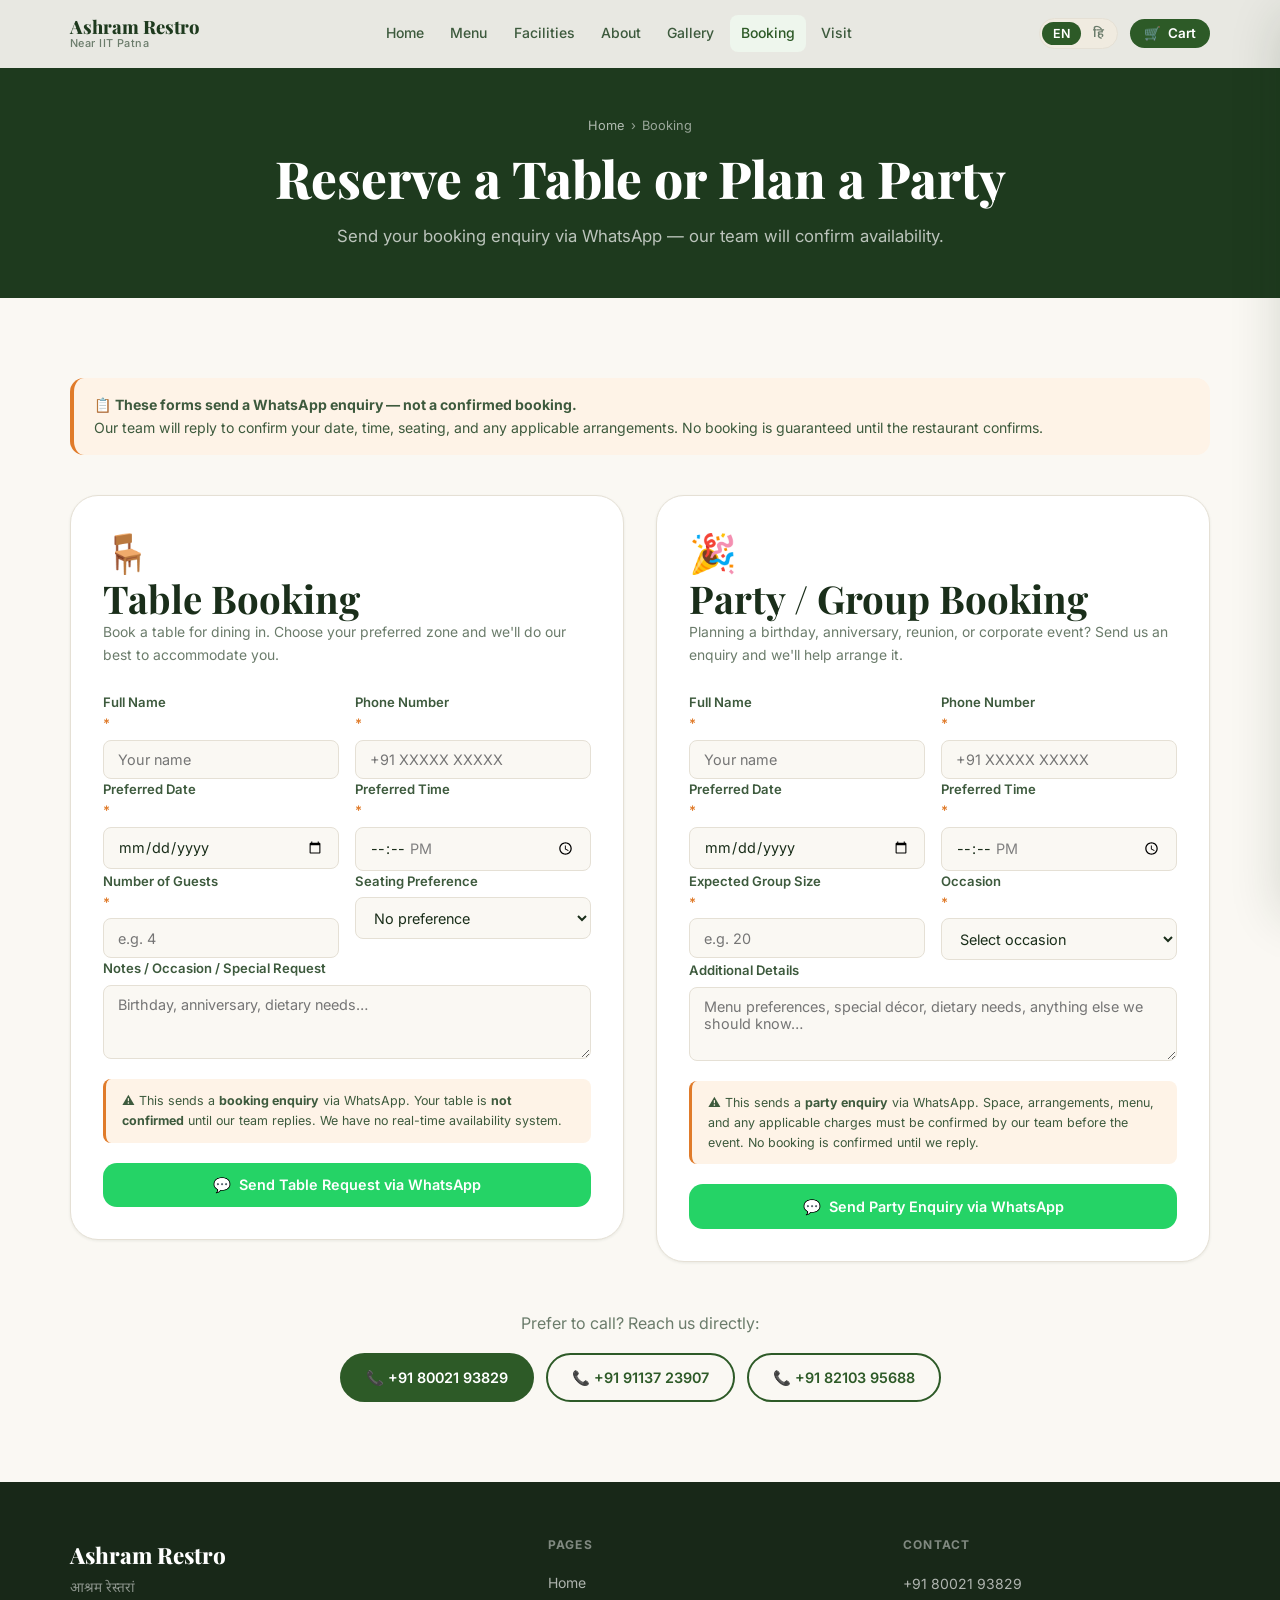
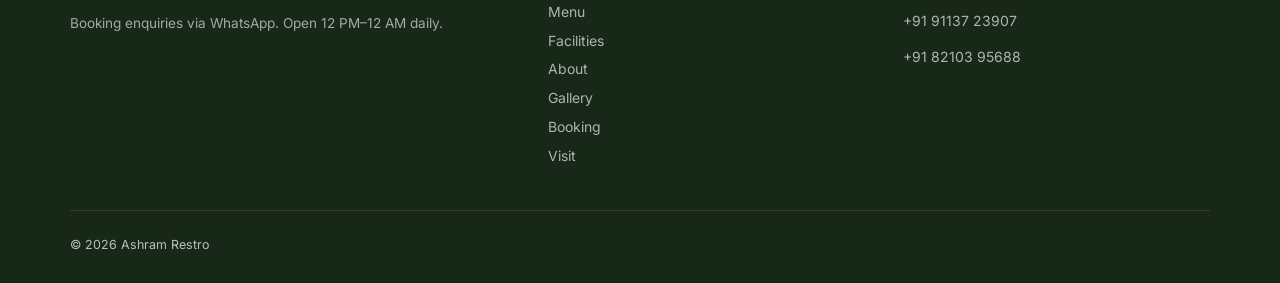
<file: booking.html>
<!DOCTYPE html>
<html lang="en">
<head>
  <meta charset="UTF-8"/><meta name="viewport" content="width=device-width, initial-scale=1, viewport-fit=cover"/>
  <title>Booking | Ashram Restro — Reserve a Table or Party Near IIT Patna</title>
  <meta name="description" content="Book a table or send a party enquiry at Ashram Restro, near IIT Patna, Bihta. Choose your seating zone and send your request directly via WhatsApp."/>
  <link rel="stylesheet" href="assets/style.css"/>
</head>
<body>

<nav class="site-nav" role="navigation" aria-label="Main navigation">
  <div class="nav-inner">
    <a href="index.html" class="nav-logo"><span class="lang-en">Ashram Restro</span><span class="lang-hi" style="font-family:'Noto Sans Devanagari',sans-serif">आश्रम रेस्तरां</span><span class="sub lang-en">Near IIT Patna</span><span class="sub lang-hi" style="font-family:'Noto Sans Devanagari',sans-serif">आईआईटी पटना के पास</span></a>
    <div class="nav-links">
      <a href="index.html">Home</a><a href="menu.html">Menu</a><a href="facilities.html">Facilities</a>
      <a href="about.html">About</a><a href="gallery.html">Gallery</a><a href="booking.html" class="active">Booking</a><a href="visit.html">Visit</a>
    </div>
    <div class="nav-right">
      <div class="lang-toggle"><button data-lang="en" class="active">EN</button><button data-lang="hi">हि</button></div>
      <button class="cart-btn" id="cart-btn" aria-label="View cart">🛒 <span class="lang-en">Cart</span><span class="lang-hi" style="font-family:'Noto Sans Devanagari',sans-serif">कार्ट</span><span class="cart-badge" style="display:none">0</span></button>
    </div>
    <button class="nav-hamburger" aria-label="Open menu" aria-expanded="false"><span></span><span></span><span></span></button>
  </div>
</nav>
<nav class="nav-mobile">
  <a href="index.html">🏠 Home</a><a href="menu.html">🍽️ Menu</a><a href="facilities.html">✳ Facilities</a>
  <a href="about.html">◒ About</a><a href="gallery.html">🖼 Gallery</a><a href="booking.html">📅 Booking</a><a href="visit.html">📍 Visit</a>
</nav>

<div class="page-hero">
  <div class="container">
    <nav class="breadcrumb" aria-label="Breadcrumb">
      <a href="index.html"><span class="lang-en">Home</span><span class="lang-hi" style="font-family:'Noto Sans Devanagari',sans-serif">होम</span></a>
      <span>›</span><span><span class="lang-en">Booking</span><span class="lang-hi" style="font-family:'Noto Sans Devanagari',sans-serif">बुकिंग</span></span>
    </nav>
    <h1><span class="lang-en">Reserve a Table or Plan a Party</span><span class="lang-hi" style="font-family:'Noto Sans Devanagari',sans-serif">टेबल बुक करें या पार्टी प्लान करें</span></h1>
    <p><span class="lang-en">Send your booking enquiry via WhatsApp — our team will confirm availability.</span><span class="lang-hi" style="font-family:'Noto Sans Devanagari',sans-serif">WhatsApp पर एनक्वायरी भेजें — हमारी टीम उपलब्धता की पुष्टि करेगी।</span></p>
  </div>
</div>

<main class="section">
  <div class="container">

    <!-- Disclaimer banner -->
    <div style="background:var(--orange-50);border-left:4px solid var(--orange);border-radius:var(--radius-md);padding:1rem 1.25rem;margin-bottom:2.5rem;font-size:.88rem;color:var(--text-mid);" role="note">
      <strong>
        <span class="lang-en">📋 These forms send a WhatsApp enquiry — not a confirmed booking.</span>
        <span class="lang-hi" style="font-family:'Noto Sans Devanagari',sans-serif">📋 ये फ़ॉर्म WhatsApp एनक्वायरी भेजते हैं — कन्फर्म बुकिंग नहीं।</span>
      </strong>
      <span class="lang-en"> Our team will reply to confirm your date, time, seating, and any applicable arrangements. No booking is guaranteed until the restaurant confirms.</span>
      <span class="lang-hi" style="font-family:'Noto Sans Devanagari',sans-serif"> हमारी टीम तारीख, समय और बैठक की पुष्टि करने के लिए जवाब देगी।</span>
    </div>

    <div class="booking-grid">

      <!-- TABLE BOOKING -->
      <section aria-labelledby="table-booking-heading">
        <div class="booking-card">
          <h2 id="table-booking-heading">
            🪑 <span class="lang-en">Table Booking</span><span class="lang-hi" style="font-family:'Noto Sans Devanagari',sans-serif">टेबल बुकिंग</span>
          </h2>
          <p class="sub">
            <span class="lang-en">Book a table for dining in. Choose your preferred zone and we'll do our best to accommodate you.</span>
            <span class="lang-hi" style="font-family:'Noto Sans Devanagari',sans-serif">डाइन-इन के लिए टेबल बुक करें। अपना पसंदीदा ज़ोन चुनें।</span>
          </p>
          <form id="table-booking-form" novalidate>
            <div class="form-row">
              <div class="form-group">
                <label for="tb-name"><span class="lang-en">Full Name</span><span class="lang-hi" style="font-family:'Noto Sans Devanagari',sans-serif">पूरा नाम</span> <span class="req">*</span></label>
                <input type="text" id="tb-name" name="name" placeholder="Your name" required autocomplete="name"/>
                <span class="error-msg"><span class="lang-en">Name is required.</span><span class="lang-hi" style="font-family:'Noto Sans Devanagari',sans-serif">नाम आवश्यक है।</span></span>
              </div>
              <div class="form-group">
                <label for="tb-phone"><span class="lang-en">Phone Number</span><span class="lang-hi" style="font-family:'Noto Sans Devanagari',sans-serif">फ़ोन नंबर</span> <span class="req">*</span></label>
                <input type="tel" id="tb-phone" name="phone" placeholder="+91 XXXXX XXXXX" required autocomplete="tel"/>
                <span class="error-msg"><span class="lang-en">Valid phone required.</span><span class="lang-hi" style="font-family:'Noto Sans Devanagari',sans-serif">सही फ़ोन नंबर चाहिए।</span></span>
              </div>
            </div>
            <div class="form-row">
              <div class="form-group">
                <label for="tb-date"><span class="lang-en">Preferred Date</span><span class="lang-hi" style="font-family:'Noto Sans Devanagari',sans-serif">पसंदीदा तारीख</span> <span class="req">*</span></label>
                <input type="date" id="tb-date" name="date" required/>
                <span class="error-msg"><span class="lang-en">Date is required.</span><span class="lang-hi" style="font-family:'Noto Sans Devanagari',sans-serif">तारीख आवश्यक है।</span></span>
              </div>
              <div class="form-group">
                <label for="tb-time"><span class="lang-en">Preferred Time</span><span class="lang-hi" style="font-family:'Noto Sans Devanagari',sans-serif">पसंदीदा समय</span> <span class="req">*</span></label>
                <input type="time" id="tb-time" name="time" min="12:00" max="23:30" required/>
                <span class="error-msg"><span class="lang-en">Time is required.</span><span class="lang-hi" style="font-family:'Noto Sans Devanagari',sans-serif">समय आवश्यक है।</span></span>
              </div>
            </div>
            <div class="form-row">
              <div class="form-group">
                <label for="tb-guests"><span class="lang-en">Number of Guests</span><span class="lang-hi" style="font-family:'Noto Sans Devanagari',sans-serif">मेहमानों की संख्या</span> <span class="req">*</span></label>
                <input type="number" id="tb-guests" name="guests" min="1" max="100" placeholder="e.g. 4" required/>
                <span class="error-msg"><span class="lang-en">Guests required.</span><span class="lang-hi" style="font-family:'Noto Sans Devanagari',sans-serif">मेहमानों की संख्या आवश्यक है।</span></span>
              </div>
              <div class="form-group">
                <label for="tb-seating"><span class="lang-en">Seating Preference</span><span class="lang-hi" style="font-family:'Noto Sans Devanagari',sans-serif">बैठने की पसंद</span></label>
                <select id="tb-seating" name="seating">
                  <option value="No preference" data-lang-en="No preference" data-lang-hi="कोई विशेष पसंद नहीं">No preference</option>
                  <option value="Couple Zone">♡ Couple Zone</option>
                  <option value="Private Zone">🔒 Private Zone</option>
                  <option value="Silent Zone">◒ Silent Zone (Work, Study &amp; Meetings)</option>
                  <option value="Dining Area">🍽️ Dining Area</option>
                </select>
              </div>
            </div>
            <div class="form-group full">
              <label for="tb-notes"><span class="lang-en">Notes / Occasion / Special Request</span><span class="lang-hi" style="font-family:'Noto Sans Devanagari',sans-serif">नोट्स / अवसर / विशेष अनुरोध</span></label>
              <textarea id="tb-notes" name="notes" rows="3" placeholder="Birthday, anniversary, dietary needs…"></textarea>
            </div>
            <div class="booking-disclaimer">
              <span class="lang-en">⚠️ This sends a <strong>booking enquiry</strong> via WhatsApp. Your table is <strong>not confirmed</strong> until our team replies. We have no real-time availability system.</span>
              <span class="lang-hi" style="font-family:'Noto Sans Devanagari',sans-serif">⚠️ यह WhatsApp पर <strong>एनक्वायरी</strong> भेजता है। टीम के जवाब देने तक बुकिंग <strong>कन्फर्म नहीं</strong> है।</span>
            </div>
            <button type="submit" class="btn btn-whatsapp btn-block" style="margin-top:1.25rem;">
              💬 <span class="lang-en">Send Table Request via WhatsApp</span><span class="lang-hi" style="font-family:'Noto Sans Devanagari',sans-serif">WhatsApp पर टेबल रिक्वेस्ट भेजें</span>
            </button>
          </form>
        </div>
      </section>

      <!-- PARTY BOOKING -->
      <section aria-labelledby="party-booking-heading">
        <div class="booking-card">
          <h2 id="party-booking-heading">
            🎉 <span class="lang-en">Party / Group Booking</span><span class="lang-hi" style="font-family:'Noto Sans Devanagari',sans-serif">पार्टी / ग्रुप बुकिंग</span>
          </h2>
          <p class="sub">
            <span class="lang-en">Planning a birthday, anniversary, reunion, or corporate event? Send us an enquiry and we'll help arrange it.</span>
            <span class="lang-hi" style="font-family:'Noto Sans Devanagari',sans-serif">जन्मदिन, सालगिरह, पुनर्मिलन या कॉर्पोरेट इवेंट के लिए एनक्वायरी भेजें।</span>
          </p>
          <form id="party-booking-form" novalidate>
            <div class="form-row">
              <div class="form-group">
                <label for="pb-name"><span class="lang-en">Full Name</span><span class="lang-hi" style="font-family:'Noto Sans Devanagari',sans-serif">पूरा नाम</span> <span class="req">*</span></label>
                <input type="text" id="pb-name" name="name" placeholder="Your name" required autocomplete="name"/>
                <span class="error-msg"><span class="lang-en">Name is required.</span><span class="lang-hi" style="font-family:'Noto Sans Devanagari',sans-serif">नाम आवश्यक है।</span></span>
              </div>
              <div class="form-group">
                <label for="pb-phone"><span class="lang-en">Phone Number</span><span class="lang-hi" style="font-family:'Noto Sans Devanagari',sans-serif">फ़ोन नंबर</span> <span class="req">*</span></label>
                <input type="tel" id="pb-phone" name="phone" placeholder="+91 XXXXX XXXXX" required autocomplete="tel"/>
                <span class="error-msg"><span class="lang-en">Valid phone required.</span><span class="lang-hi" style="font-family:'Noto Sans Devanagari',sans-serif">सही फ़ोन नंबर चाहिए।</span></span>
              </div>
            </div>
            <div class="form-row">
              <div class="form-group">
                <label for="pb-date"><span class="lang-en">Preferred Date</span><span class="lang-hi" style="font-family:'Noto Sans Devanagari',sans-serif">पसंदीदा तारीख</span> <span class="req">*</span></label>
                <input type="date" id="pb-date" name="date" required/>
                <span class="error-msg"><span class="lang-en">Date is required.</span><span class="lang-hi" style="font-family:'Noto Sans Devanagari',sans-serif">तारीख आवश्यक है।</span></span>
              </div>
              <div class="form-group">
                <label for="pb-time"><span class="lang-en">Preferred Time</span><span class="lang-hi" style="font-family:'Noto Sans Devanagari',sans-serif">पसंदीदा समय</span> <span class="req">*</span></label>
                <input type="time" id="pb-time" name="time" min="12:00" max="23:30" required/>
                <span class="error-msg"><span class="lang-en">Time is required.</span><span class="lang-hi" style="font-family:'Noto Sans Devanagari',sans-serif">समय आवश्यक है।</span></span>
              </div>
            </div>
            <div class="form-row">
              <div class="form-group">
                <label for="pb-size"><span class="lang-en">Expected Group Size</span><span class="lang-hi" style="font-family:'Noto Sans Devanagari',sans-serif">ग्रुप का आकार</span> <span class="req">*</span></label>
                <input type="number" id="pb-size" name="size" min="2" max="500" placeholder="e.g. 20" required/>
                <span class="error-msg"><span class="lang-en">Group size required.</span><span class="lang-hi" style="font-family:'Noto Sans Devanagari',sans-serif">ग्रुप का आकार आवश्यक है।</span></span>
              </div>
              <div class="form-group">
                <label for="pb-occasion"><span class="lang-en">Occasion</span><span class="lang-hi" style="font-family:'Noto Sans Devanagari',sans-serif">अवसर</span> <span class="req">*</span></label>
                <select id="pb-occasion" name="occasion" required>
                  <option value="" data-lang-en="Select occasion" data-lang-hi="अवसर चुनें">Select occasion</option>
                  <option value="Birthday Party">🎂 Birthday Party</option>
                  <option value="Anniversary">💍 Anniversary</option>
                  <option value="Family Gathering">👨‍👩‍👧‍👦 Family Gathering</option>
                  <option value="Corporate / Team Lunch">💼 Corporate / Team Lunch</option>
                  <option value="Reunion">🤝 Reunion</option>
                  <option value="Religious / Cultural Event">🙏 Religious / Cultural Event</option>
                  <option value="Other">📌 Other</option>
                </select>
                <span class="error-msg"><span class="lang-en">Occasion is required.</span><span class="lang-hi" style="font-family:'Noto Sans Devanagari',sans-serif">अवसर आवश्यक है।</span></span>
              </div>
            </div>
            <div class="form-group full">
              <label for="pb-details"><span class="lang-en">Additional Details</span><span class="lang-hi" style="font-family:'Noto Sans Devanagari',sans-serif">अतिरिक्त जानकारी</span></label>
              <textarea id="pb-details" name="details" rows="3" placeholder="Menu preferences, special décor, dietary needs, anything else we should know…"></textarea>
            </div>
            <div class="booking-disclaimer">
              <span class="lang-en">⚠️ This sends a <strong>party enquiry</strong> via WhatsApp. Space, arrangements, menu, and any applicable charges must be confirmed by our team before the event. No booking is confirmed until we reply.</span>
              <span class="lang-hi" style="font-family:'Noto Sans Devanagari',sans-serif">⚠️ यह WhatsApp पर <strong>पार्टी एनक्वायरी</strong> भेजता है। टीम के जवाब से पहले कुछ भी कन्फर्म नहीं है।</span>
            </div>
            <button type="submit" class="btn btn-whatsapp btn-block" style="margin-top:1.25rem;">
              💬 <span class="lang-en">Send Party Enquiry via WhatsApp</span><span class="lang-hi" style="font-family:'Noto Sans Devanagari',sans-serif">WhatsApp पर पार्टी एनक्वायरी भेजें</span>
            </button>
          </form>
        </div>
      </section>
    </div>

    <!-- Alt contact -->
    <div style="margin-top:3rem;text-align:center;">
      <p style="color:var(--text-muted);margin-bottom:1rem;">
        <span class="lang-en">Prefer to call? Reach us directly:</span>
        <span class="lang-hi" style="font-family:'Noto Sans Devanagari',sans-serif">सीधे कॉल करना पसंद है?</span>
      </p>
      <div style="display:flex;gap:.75rem;justify-content:center;flex-wrap:wrap;">
        <a href="tel:+918002193829" class="btn btn-green">📞 +91 80021 93829</a>
        <a href="tel:+919113723907" class="btn btn-outline-green">📞 +91 91137 23907</a>
        <a href="tel:+918210395688" class="btn btn-outline-green">📞 +91 82103 95688</a>
      </div>
    </div>
  </div>
</main>

<footer class="site-footer" role="contentinfo">
  <div class="container">
    <div class="footer-grid">
      <div><div class="footer-brand-name">Ashram Restro</div><div class="footer-brand-hi" style="font-family:'Noto Sans Devanagari',sans-serif">आश्रम रेस्तरां</div><p class="footer-tagline"><span class="lang-en">Booking enquiries via WhatsApp. Open 12 PM–12 AM daily.</span><span class="lang-hi" style="font-family:'Noto Sans Devanagari',sans-serif">WhatsApp पर बुकिंग एनक्वायरी। दोपहर 12 – रात 12।</span></p></div>
      <div class="footer-col"><h4>Pages</h4><a href="index.html">Home</a><a href="menu.html">Menu</a><a href="facilities.html">Facilities</a><a href="about.html">About</a><a href="gallery.html">Gallery</a><a href="booking.html">Booking</a><a href="visit.html">Visit</a></div>
      <div class="footer-col"><h4>Contact</h4><p><a href="tel:+918002193829">+91 80021 93829</a></p><p><a href="tel:+919113723907">+91 91137 23907</a></p><p><a href="tel:+918210395688">+91 82103 95688</a></p></div>
    </div>
    <div class="footer-bottom"><span>© <span id="footer-year"></span> Ashram Restro</span></div>
  </div>
</footer>

<div class="cart-overlay" id="cart-overlay" aria-hidden="true"></div>
<aside class="cart-sidebar" id="cart-sidebar" aria-label="Shopping cart">
  <div class="cart-header"><h2>Your Order</h2><button class="cart-close" id="cart-close">✕</button></div>
  <div class="cart-items" id="cart-items"></div>
  <div class="cart-footer">
    <div class="order-type-select">
      <button class="order-type-btn active" data-type="dine-in">🍽️<span style="font-size:.68rem;">Dine-in</span></button>
      <button class="order-type-btn" data-type="takeaway">🥡<span style="font-size:.68rem;">Takeaway</span></button>
      <button class="order-type-btn" data-type="delivery">🏠<span style="font-size:.68rem;">Delivery</span></button>
    </div>
    <div class="checkout-fields">
      <div class="form-group"><input type="text" id="cust-name" placeholder="Your name *" required/><span class="error-msg">Required</span></div>
      <div class="form-group"><input type="tel" id="cust-phone" placeholder="Phone number *" required/><span class="error-msg">Required</span></div>
      <div class="form-group" id="delivery-addr-wrap" style="display:none"><textarea id="cust-addr" placeholder="Delivery address *" rows="2"></textarea><span class="error-msg">Required</span></div>
      <textarea id="cust-notes" placeholder="Notes (optional)" rows="2" style="width:100%;padding:.55rem .75rem;border:1.5px solid var(--border);border-radius:var(--radius-sm);font-size:.85rem;resize:vertical;font-family:inherit;"></textarea>
    </div>
    <div class="cart-total-row"><span class="cart-total-label">Est. Total</span><span class="cart-total-val" id="cart-total-val">₹0</span></div>
    <button class="btn btn-whatsapp btn-block" id="cart-checkout-btn" disabled>💬 Send Order via WhatsApp</button>
    <p class="cart-note">Staff will confirm your order.</p>
  </div>
</aside>
<script src="site-config.js"></script><script src="menu-data.js"></script><script src="assets/site.js"></script>
<script>document.getElementById('footer-year').textContent = new Date().getFullYear();</script>
</body>
</html>
</file>
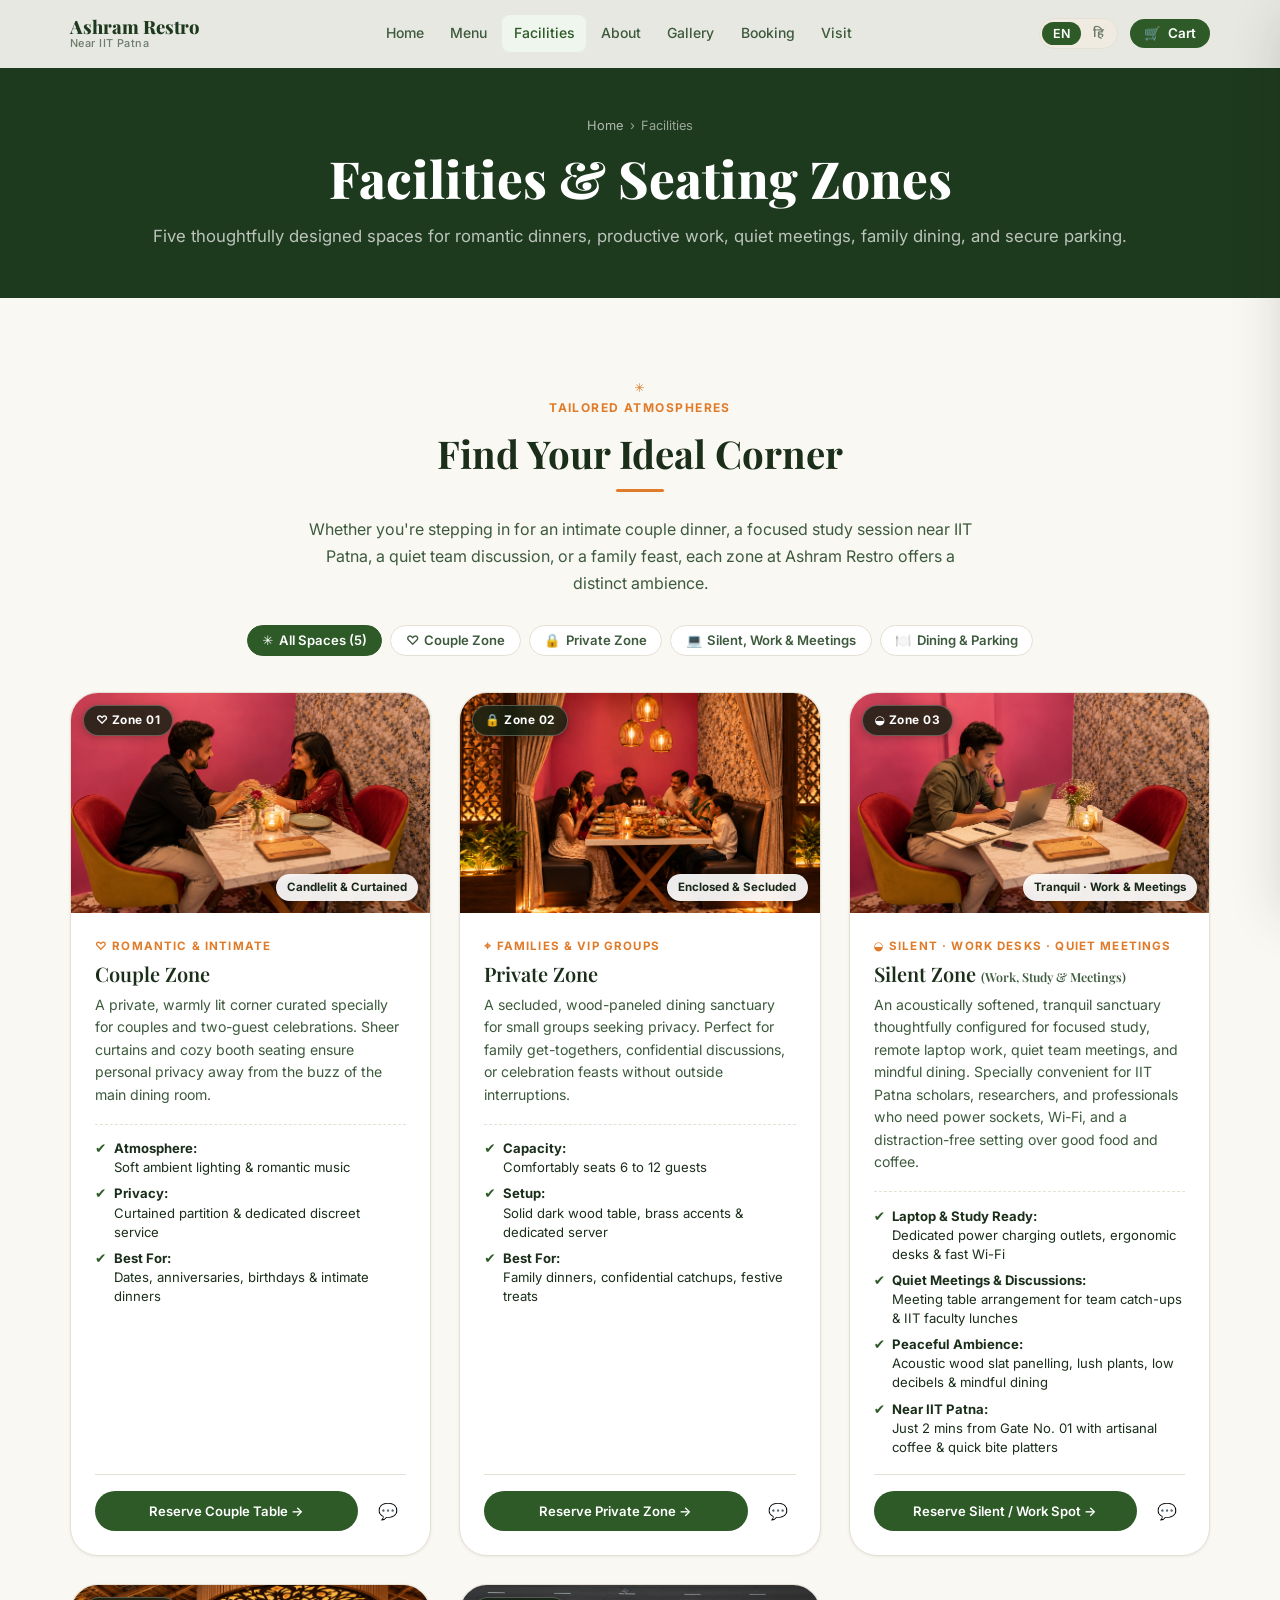
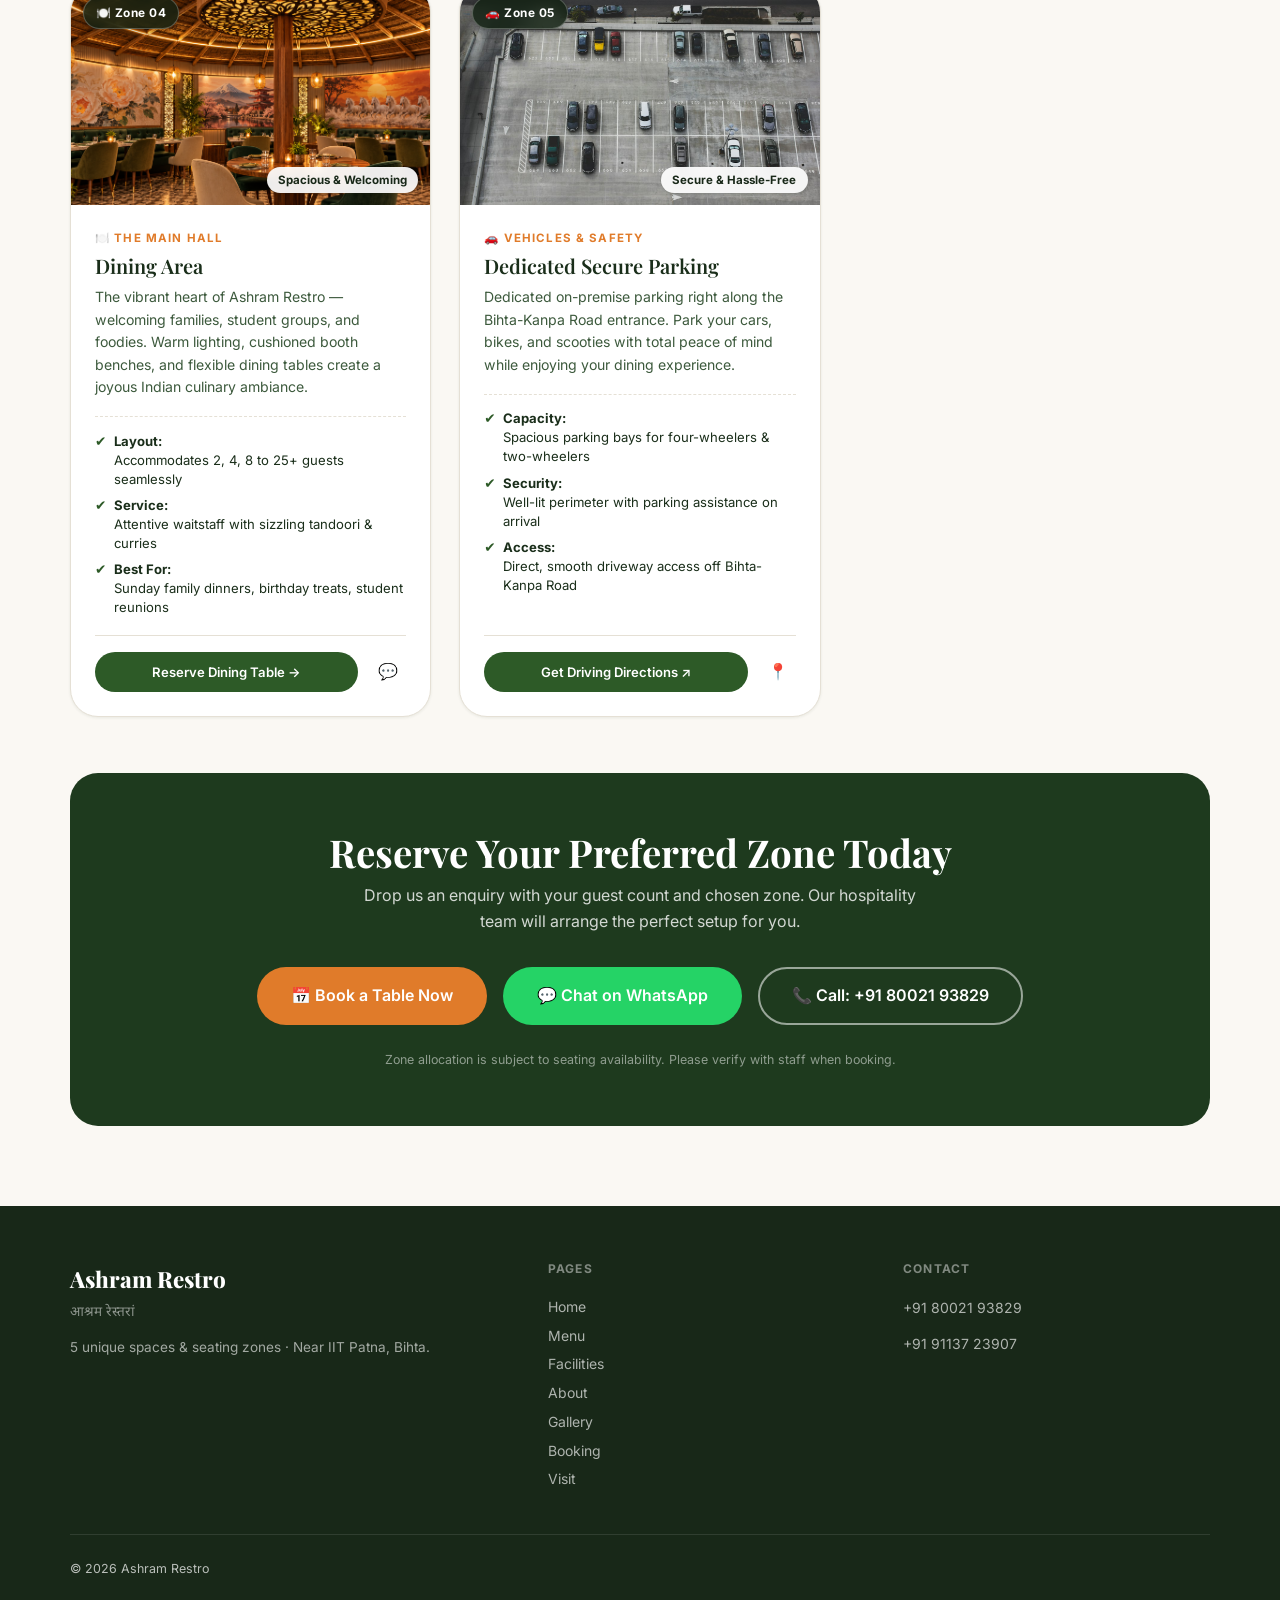
<file: facilities.html>
<!DOCTYPE html>
<html lang="en">

<head>
  <meta charset="UTF-8" />
  <meta name="viewport" content="width=device-width, initial-scale=1, viewport-fit=cover" />
  <title>Facilities &amp; Seating Zones | Ashram Restro — Near IIT Patna, Bihta</title>
  <meta name="description"
    content="Explore 5 dedicated seating spaces at Ashram Restro near IIT Patna: Couple Zone, Private Zone, Silent Zone (Work, Study &amp; Meetings), Family Dining, and Dedicated Parking." />
  <link rel="stylesheet" href="assets/style.css" />
</head>

<body>

  <nav class="site-nav" role="navigation" aria-label="Main navigation">
    <div class="nav-inner">
      <a href="index.html" class="nav-logo">
        <span class="lang-en">Ashram Restro</span><span class="lang-hi"
          style="font-family:'Noto Sans Devanagari',sans-serif">आश्रम रेस्तरां</span>
        <span class="sub lang-en">Near IIT Patna</span><span class="sub lang-hi"
          style="font-family:'Noto Sans Devanagari',sans-serif">आईआईटी पटना के पास</span>
      </a>
      <div class="nav-links">
        <a href="index.html">Home</a><a href="menu.html">Menu</a>
        <a href="facilities.html" class="active">Facilities</a><a href="about.html">About</a>
        <a href="gallery.html">Gallery</a><a href="booking.html">Booking</a><a href="visit.html">Visit</a>
      </div>
      <div class="nav-right">
        <div class="lang-toggle"><button data-lang="en" class="active">EN</button><button data-lang="hi">हि</button>
        </div>
        <button class="cart-btn" id="cart-btn" aria-label="View cart">🛒 <span class="lang-en">Cart</span><span
            class="lang-hi" style="font-family:'Noto Sans Devanagari',sans-serif">कार्ट</span><span class="cart-badge"
            style="display:none">0</span></button>
      </div>
      <button class="nav-hamburger" aria-label="Open menu"
        aria-expanded="false"><span></span><span></span><span></span></button>
    </div>
  </nav>
  <nav class="nav-mobile">
    <a href="index.html">🏠 Home</a><a href="menu.html">🍽️ Menu</a><a href="facilities.html">✳ Facilities</a>
    <a href="about.html">◒ About</a><a href="gallery.html">🖼 Gallery</a><a href="booking.html">📅 Booking</a><a
      href="visit.html">📍 Visit</a>
  </nav>

  <div class="page-hero">
    <div class="container">
      <nav class="breadcrumb" aria-label="Breadcrumb">
        <a href="index.html"><span class="lang-en">Home</span><span class="lang-hi"
            style="font-family:'Noto Sans Devanagari',sans-serif">होम</span></a>
        <span>›</span><span><span class="lang-en">Facilities</span><span class="lang-hi"
            style="font-family:'Noto Sans Devanagari',sans-serif">सुविधाएं</span></span>
      </nav>
      <h1><span class="lang-en">Facilities &amp; Seating Zones</span><span class="lang-hi"
          style="font-family:'Noto Sans Devanagari',sans-serif">सुविधाएं और बैठने के ज़ोन</span></h1>
      <p><span class="lang-en">Five thoughtfully designed spaces for romantic dinners, productive work, quiet meetings,
          family dining, and secure parking.</span><span class="lang-hi"
          style="font-family:'Noto Sans Devanagari',sans-serif">रोमांटिक डिनर, पढ़ाई/काम, शांत मीटिंग्स, पारिवारिक भोजन
          और पार्किंग के लिए पाँच समर्पित ज़ोन।</span></p>
    </div>
  </div>

  <main class="section">
    <div class="container">
      <div class="section-header text-center fade-in" style="margin-bottom:1.75rem;">
        <span class="section-label">✳ <span class="lang-en">Tailored Atmospheres</span><span class="lang-hi"
            style="font-family:'Noto Sans Devanagari',sans-serif">अनुकूल वातावरण</span></span>
        <h2 style="margin-top:.35rem;">
          <span class="lang-en">Find Your Ideal Corner</span>
          <span class="lang-hi" style="font-family:'Noto Sans Devanagari',sans-serif">अपना मनपसंद कोना चुनें</span>
        </h2>
        <div class="divider center"></div>
        <p style="max-width:680px;margin:0 auto;color:var(--text-mid);">
          <span class="lang-en">Whether you're stepping in for an intimate couple dinner, a focused study session near
            IIT Patna, a quiet team discussion, or a family feast, each zone at Ashram Restro offers a distinct
            ambience.</span>
          <span class="lang-hi" style="font-family:'Noto Sans Devanagari',sans-serif">चाहे आप कपल डिनर के लिए आएं,
            एकाग्र अध्ययन के लिए, शांत टीम चर्चा के लिए या पारिवारिक दावत के लिए, आश्रम रेस्तरां का हर कोना एक अलग अनुभव
            देता है।</span>
        </p>
      </div>

      <!-- Filter tabs -->
      <div class="facility-filter-bar fade-in" role="tablist" aria-label="Filter seating zones">
        <button class="cat-btn active" data-zone-filter="all">✳ <span class="lang-en">All Spaces (5)</span><span
            class="lang-hi" style="font-family:'Noto Sans Devanagari',sans-serif">सभी स्थान (5)</span></button>
        <button class="cat-btn" data-zone-filter="couples">♡ <span class="lang-en">Couple Zone</span><span
            class="lang-hi" style="font-family:'Noto Sans Devanagari',sans-serif">कपल ज़ोन</span></button>
        <button class="cat-btn" data-zone-filter="private">🔒 <span class="lang-en">Private Zone</span><span
            class="lang-hi" style="font-family:'Noto Sans Devanagari',sans-serif">प्राइवेट ज़ोन</span></button>
        <button class="cat-btn" data-zone-filter="work">💻 <span class="lang-en">Silent, Work &amp; Meetings</span><span
            class="lang-hi" style="font-family:'Noto Sans Devanagari',sans-serif">साइलेंट, काम और
            मीटिंग्स</span></button>
        <button class="cat-btn" data-zone-filter="dining">🍽️ <span class="lang-en">Dining &amp; Parking</span><span
            class="lang-hi" style="font-family:'Noto Sans Devanagari',sans-serif">डाइनिंग और पार्किंग</span></button>
      </div>

      <div class="facilities-grid" id="facilities-grid">

        <!-- 1. Couple Zone -->
        <article class="facility-card fade-in" data-group="couples" aria-labelledby="fac-couple">
          <div class="facility-media">
            <img src="assets/images/facility-couple-zone.png"
              onerror="this.onerror=null;this.src='assets/images/facility-couple-zone.jpg';"
              alt="Couple zone — intimate candlelit booth seating at Ashram Restro" class="facility-img"
              loading="lazy" />
            <span class="facility-overlay-badge">♡ Zone 01</span>
            <span class="facility-vibe-tag">Candlelit &amp; Curtained</span>
          </div>
          <div class="facility-body">
            <div class="facility-marker">♡ Romantic &amp; Intimate</div>
            <h3 id="fac-couple"><span class="lang-en">Couple Zone</span><span class="lang-hi"
                style="font-family:'Noto Sans Devanagari',sans-serif">कपल ज़ोन</span></h3>
            <p>
              <span class="lang-en">A private, warmly lit corner curated specially for couples and two-guest
                celebrations. Sheer curtains and cozy booth seating ensure personal privacy away from the buzz of the
                main dining room.</span>
              <span class="lang-hi" style="font-family:'Noto Sans Devanagari',sans-serif">कपल और दो लोगों के खास जश्न के
                लिए डिज़ाइन किया गया एक निजी, गर्म रोशनी वाला कोना। पर्दे और आरामदायक सोफे आपको मुख्य डाइनिंग से अलग
                सुकून देते हैं।</span>
            </p>
            <div class="facility-features">
              <div class="facility-feature-item"><span class="facility-feature-icon">✔</span> <span><strong
                    class="lang-en">Atmosphere:</strong><strong class="lang-hi"
                    style="font-family:'Noto Sans Devanagari',sans-serif">माहौल:</strong> <span class="lang-en">Soft
                    ambient lighting &amp; romantic music</span><span class="lang-hi"
                    style="font-family:'Noto Sans Devanagari',sans-serif">हल्की रोशनी और मधुर संगीत</span></span></div>
              <div class="facility-feature-item"><span class="facility-feature-icon">✔</span> <span><strong
                    class="lang-en">Privacy:</strong><strong class="lang-hi"
                    style="font-family:'Noto Sans Devanagari',sans-serif">प्राइवेसी:</strong> <span
                    class="lang-en">Curtained partition &amp; dedicated discreet service</span><span class="lang-hi"
                    style="font-family:'Noto Sans Devanagari',sans-serif">पर्दे का पार्टीशन और विशेष
                    सर्विस</span></span></div>
              <div class="facility-feature-item"><span class="facility-feature-icon">✔</span> <span><strong
                    class="lang-en">Best For:</strong><strong class="lang-hi"
                    style="font-family:'Noto Sans Devanagari',sans-serif">उपयुक्त:</strong> <span class="lang-en">Dates,
                    anniversaries, birthdays &amp; intimate dinners</span><span class="lang-hi"
                    style="font-family:'Noto Sans Devanagari',sans-serif">डेट, सालगिरह और व्यक्तिगत
                    सेलिब्रेशन</span></span></div>
            </div>
            <div class="facility-footer-action">
              <a href="booking.html?seating=Couple+Zone" class="facility-btn-reserve">
                <span class="lang-en">Reserve Couple Table →</span>
                <span class="lang-hi" style="font-family:'Noto Sans Devanagari',sans-serif">कपल टेबल बुक करें →</span>
              </a>
              <a href="https://wa.me/918002193829?text=Hi%20Ashram%20Restro%2C%20I%20would%20like%20to%20enquire%20about%20booking%20the%20Couple%20Zone."
                target="_blank" rel="noopener" class="facility-btn-whatsapp" aria-label="Enquire on WhatsApp">💬</a>
            </div>
          </div>
        </article>

        <!-- 2. Private Zone -->
        <article class="facility-card fade-in" data-group="private" aria-labelledby="fac-private">
          <div class="facility-media">
            <img src="assets/images/facility-private-zone.png"
              onerror="this.onerror=null;this.src='assets/images/facility-private-zone.jpg';"
              alt="Private dining room — elegant wood paneled cabin at Ashram Restro" class="facility-img"
              loading="lazy" />
            <span class="facility-overlay-badge">🔒 Zone 02</span>
            <span class="facility-vibe-tag">Enclosed &amp; Secluded</span>
          </div>
          <div class="facility-body">
            <div class="facility-marker">⌖ Families &amp; VIP Groups</div>
            <h3 id="fac-private"><span class="lang-en">Private Zone</span><span class="lang-hi"
                style="font-family:'Noto Sans Devanagari',sans-serif">प्राइवेट ज़ोन</span></h3>
            <p>
              <span class="lang-en">A secluded, wood-paneled dining sanctuary for small groups seeking privacy. Perfect
                for family get-togethers, confidential discussions, or celebration feasts without outside
                interruptions.</span>
              <span class="lang-hi" style="font-family:'Noto Sans Devanagari',sans-serif">लकड़ी के पैनल वाला एकांत
                डाइनिंग केबिन। पारिवारिक मिलन, व्यक्तिगत चर्चाओं या बिना किसी व्यवधान के उत्सव मनाने के लिए
                आदर्श।</span>
            </p>
            <div class="facility-features">
              <div class="facility-feature-item"><span class="facility-feature-icon">✔</span> <span><strong
                    class="lang-en">Capacity:</strong><strong class="lang-hi"
                    style="font-family:'Noto Sans Devanagari',sans-serif">क्षमता:</strong> <span
                    class="lang-en">Comfortably seats 6 to 12 guests</span><span class="lang-hi"
                    style="font-family:'Noto Sans Devanagari',sans-serif">6 से 12 मेहमानों के लिए आरामदायक
                    बैठक</span></span></div>
              <div class="facility-feature-item"><span class="facility-feature-icon">✔</span> <span><strong
                    class="lang-en">Setup:</strong><strong class="lang-hi"
                    style="font-family:'Noto Sans Devanagari',sans-serif">व्यवस्था:</strong> <span class="lang-en">Solid
                    dark wood table, brass accents &amp; dedicated server</span><span class="lang-hi"
                    style="font-family:'Noto Sans Devanagari',sans-serif">डार्क वुड टेबल और व्यक्तिगत सेवा</span></span>
              </div>
              <div class="facility-feature-item"><span class="facility-feature-icon">✔</span> <span><strong
                    class="lang-en">Best For:</strong><strong class="lang-hi"
                    style="font-family:'Noto Sans Devanagari',sans-serif">उपयुक्त:</strong> <span class="lang-en">Family
                    dinners, confidential catchups, festive treats</span><span class="lang-hi"
                    style="font-family:'Noto Sans Devanagari',sans-serif">पारिवारिक डिनर, निजी बातचीत,
                    त्योहार</span></span></div>
            </div>
            <div class="facility-footer-action">
              <a href="booking.html?seating=Private+Zone" class="facility-btn-reserve">
                <span class="lang-en">Reserve Private Zone →</span>
                <span class="lang-hi" style="font-family:'Noto Sans Devanagari',sans-serif">प्राइवेट ज़ोन बुक करें
                  →</span>
              </a>
              <a href="https://wa.me/918002193829?text=Hi%20Ashram%20Restro%2C%20I%20would%20like%20to%20enquire%20about%20booking%20the%20Private%20Dining%20Zone."
                target="_blank" rel="noopener" class="facility-btn-whatsapp" aria-label="Enquire on WhatsApp">💬</a>
            </div>
          </div>
        </article>

        <!-- 3. Silent Zone (incorporating Working & Meeting) -->
        <article class="facility-card fade-in" data-group="work" aria-labelledby="fac-silent">
          <div class="facility-media">
            <img src="assets/images/facility-silent-zone.png"
              alt="Silent Zone — acoustic wood slats, laptop work desks and quiet meeting space at Ashram Restro"
              class="facility-img" loading="lazy" />
            <span class="facility-overlay-badge">◒ Zone 03</span>
            <span class="facility-vibe-tag">Tranquil · Work &amp; Meetings</span>
          </div>
          <div class="facility-body">
            <div class="facility-marker">◒ Silent · Work Desks · Quiet Meetings</div>
            <h3 id="fac-silent"><span class="lang-en">Silent Zone <small
                  style="font-size:.78rem;font-weight:600;color:var(--text-mid);">(Work, Study &amp;
                  Meetings)</small></span><span class="lang-hi"
                style="font-family:'Noto Sans Devanagari',sans-serif">साइलेंट ज़ोन <small
                  style="font-size:.78rem;font-weight:600;">(काम, पढ़ाई और मीटिंग्स)</small></span></h3>
            <p>
              <span class="lang-en">An acoustically softened, tranquil sanctuary thoughtfully configured for focused
                study, remote laptop work, quiet team meetings, and mindful dining. Specially convenient for IIT Patna
                scholars, researchers, and professionals who need power sockets, Wi-Fi, and a distraction-free setting
                over good food and coffee.</span>
              <span class="lang-hi" style="font-family:'Noto Sans Devanagari',sans-serif">आईआईटी पटना के छात्रों,
                शोधकर्ताओं और प्रोफेशनल्स के लिए एक शांत और एकाग्र वातावरण। यह ज़ोन लैपटॉप वर्क डेस्क, चार्जिंग सॉकेट्स,
                हाई-स्पीड वाई-फ़ाई और शांत मीटिंग व्यवस्था से सुसज्जित है — ताकि आप बेहतरीन कॉफ़ी और खाने के साथ पढ़ाई,
                काम या पेशेवर चर्चाएं बिना किसी व्यवधान के कर सकें।</span>
            </p>
            <div class="facility-features">
              <div class="facility-feature-item"><span class="facility-feature-icon">✔</span> <span><strong
                    class="lang-en">Laptop &amp; Study Ready:</strong><strong class="lang-hi"
                    style="font-family:'Noto Sans Devanagari',sans-serif">पढ़ाई और लैपटॉप:</strong> <span
                    class="lang-en">Dedicated power charging outlets, ergonomic desks &amp; fast Wi-Fi</span><span
                    class="lang-hi" style="font-family:'Noto Sans Devanagari',sans-serif">हर टेबल पर चार्जिंग सॉकेट,
                    आरामदायक कुर्सियां और तेज़ वाई-फ़ाई</span></span></div>
              <div class="facility-feature-item"><span class="facility-feature-icon">✔</span> <span><strong
                    class="lang-en">Quiet Meetings &amp; Discussions:</strong><strong class="lang-hi"
                    style="font-family:'Noto Sans Devanagari',sans-serif">शांत मीटिंग्स:</strong> <span
                    class="lang-en">Meeting table arrangement for team catch-ups &amp; IIT faculty lunches</span><span
                    class="lang-hi" style="font-family:'Noto Sans Devanagari',sans-serif">टीम चर्चाओं और फैकल्टी लंच के
                    लिए शांत बैठक व्यवस्था</span></span></div>
              <div class="facility-feature-item"><span class="facility-feature-icon">✔</span> <span><strong
                    class="lang-en">Peaceful Ambience:</strong><strong class="lang-hi"
                    style="font-family:'Noto Sans Devanagari',sans-serif">शांत माहौल:</strong> <span
                    class="lang-en">Acoustic wood slat panelling, lush plants, low decibels &amp; mindful
                    dining</span><span class="lang-hi"
                    style="font-family:'Noto Sans Devanagari',sans-serif">साउंड-डैम्पनिंग पैनल, हरे पौधे और धीमा
                    सुकूनदेह माहौल</span></span></div>
              <div class="facility-feature-item"><span class="facility-feature-icon">✔</span> <span><strong
                    class="lang-en">Near IIT Patna:</strong><strong class="lang-hi"
                    style="font-family:'Noto Sans Devanagari',sans-serif">कैंपस के करीब:</strong> <span
                    class="lang-en">Just 2 mins from Gate No. 01 with artisanal coffee &amp; quick bite
                    platters</span><span class="lang-hi" style="font-family:'Noto Sans Devanagari',sans-serif">गेट नं.
                    01 से मात्र 2 मिनट, कॉफ़ी और स्नैक्स के साथ</span></span></div>
            </div>
            <div class="facility-footer-action">
              <a href="booking.html?seating=Silent+Zone" class="facility-btn-reserve">
                <span class="lang-en">Reserve Silent / Work Spot →</span>
                <span class="lang-hi" style="font-family:'Noto Sans Devanagari',sans-serif">साइलेंट / वर्किंग स्पॉट बुक
                  करें →</span>
              </a>
              <a href="https://wa.me/918002193829?text=Hi%20Ashram%20Restro%2C%20I%20would%20like%20to%20enquire%20about%20the%20Silent%20%2F%20Work%20%2F%20Meeting%20Zone."
                target="_blank" rel="noopener" class="facility-btn-whatsapp" aria-label="Enquire on WhatsApp">💬</a>
            </div>
          </div>
        </article>

        <!-- 4. Dining Area -->
        <article class="facility-card fade-in" data-group="dining" aria-labelledby="fac-dining">
          <div class="facility-media">
            <img src="assets/images/about-interior.png"
              onerror="this.onerror=null;this.src='assets/images/facility-dining-area.jpg';"
              alt="Main dining area — warm spacious family restaurant seating" class="facility-img" loading="lazy" />
            <span class="facility-overlay-badge">🍽️ Zone 04</span>
            <span class="facility-vibe-tag">Spacious &amp; Welcoming</span>
          </div>
          <div class="facility-body">
            <div class="facility-marker">🍽️ The Main Hall</div>
            <h3 id="fac-dining"><span class="lang-en">Dining Area</span><span class="lang-hi"
                style="font-family:'Noto Sans Devanagari',sans-serif">डाइनिंग एरिया</span></h3>
            <p>
              <span class="lang-en">The vibrant heart of Ashram Restro — welcoming families, student groups, and
                foodies. Warm lighting, cushioned booth benches, and flexible dining tables create a joyous Indian
                culinary ambiance.</span>
              <span class="lang-hi" style="font-family:'Noto Sans Devanagari',sans-serif">आश्रम रेस्तरां का मुख्य हॉल —
                परिवारों और बड़े समूहों के लिए। गर्म रोशनी, आरामदायक सोफे और खुला दोस्ताना माहौल।</span>
            </p>
            <div class="facility-features">
              <div class="facility-feature-item"><span class="facility-feature-icon">✔</span> <span><strong
                    class="lang-en">Layout:</strong><strong class="lang-hi"
                    style="font-family:'Noto Sans Devanagari',sans-serif">व्यवस्था:</strong> <span
                    class="lang-en">Accommodates 2, 4, 8 to 25+ guests seamlessly</span><span class="lang-hi"
                    style="font-family:'Noto Sans Devanagari',sans-serif">2 से 25+ मेहमानों के लिए लचीली टेबल
                    व्यवस्था</span></span></div>
              <div class="facility-feature-item"><span class="facility-feature-icon">✔</span> <span><strong
                    class="lang-en">Service:</strong><strong class="lang-hi"
                    style="font-family:'Noto Sans Devanagari',sans-serif">सेवा:</strong> <span class="lang-en">Attentive
                    waitstaff with sizzling tandoori &amp; curries</span><span class="lang-hi"
                    style="font-family:'Noto Sans Devanagari',sans-serif">गरमा-गरम तंदूरी और ग्रेवी व्यंजनों की त्वरित
                    सेवा</span></span></div>
              <div class="facility-feature-item"><span class="facility-feature-icon">✔</span> <span><strong
                    class="lang-en">Best For:</strong><strong class="lang-hi"
                    style="font-family:'Noto Sans Devanagari',sans-serif">उपयुक्त:</strong> <span class="lang-en">Sunday
                    family dinners, birthday treats, student reunions</span><span class="lang-hi"
                    style="font-family:'Noto Sans Devanagari',sans-serif">पारिवारिक डिनर, जन्मदिन और दोस्तों का
                    जमावड़ा</span></span></div>
            </div>
            <div class="facility-footer-action">
              <a href="booking.html?seating=Dining+Area" class="facility-btn-reserve">
                <span class="lang-en">Reserve Dining Table →</span>
                <span class="lang-hi" style="font-family:'Noto Sans Devanagari',sans-serif">डाइनिंग टेबल बुक करें
                  →</span>
              </a>
              <a href="https://wa.me/918002193829?text=Hi%20Ashram%20Restro%2C%20I%20would%20like%20to%20book%20a%20table%20in%20the%20Main%20Dining%20Area."
                target="_blank" rel="noopener" class="facility-btn-whatsapp" aria-label="Enquire on WhatsApp">💬</a>
            </div>
          </div>
        </article>

        <!-- 5. Parking -->
        <article class="facility-card fade-in" data-group="dining" aria-labelledby="fac-parking">
          <div class="facility-media">
            <img src="assets/images/facility-parking.jpg"
              alt="Dedicated parking area — secure vehicle parking at Ashram Restro" class="facility-img"
              loading="lazy" />
            <span class="facility-overlay-badge">🚗 Zone 05</span>
            <span class="facility-vibe-tag">Secure &amp; Hassle-Free</span>
          </div>
          <div class="facility-body">
            <div class="facility-marker">🚗 Vehicles &amp; Safety</div>
            <h3 id="fac-parking"><span class="lang-en">Dedicated Secure Parking</span><span class="lang-hi"
                style="font-family:'Noto Sans Devanagari',sans-serif">समर्पित सुरक्षित पार्किंग</span></h3>
            <p>
              <span class="lang-en">Dedicated on-premise parking right along the Bihta-Kanpa Road entrance. Park your
                cars, bikes, and scooties with total peace of mind while enjoying your dining experience.</span>
              <span class="lang-hi" style="font-family:'Noto Sans Devanagari',sans-serif">बिहटा-कनपा रोड पर रेस्तरां
                परिसर में समर्पित पार्किंग। बिना किसी चिंता के अपनी कार या बाइक पार्क करें और खाने का आनंद लें।</span>
            </p>
            <div class="facility-features">
              <div class="facility-feature-item"><span class="facility-feature-icon">✔</span> <span><strong
                    class="lang-en">Capacity:</strong><strong class="lang-hi"
                    style="font-family:'Noto Sans Devanagari',sans-serif">क्षमता:</strong> <span
                    class="lang-en">Spacious parking bays for four-wheelers &amp; two-wheelers</span><span
                    class="lang-hi" style="font-family:'Noto Sans Devanagari',sans-serif">कारों और बाइकों के लिए अलग
                    व्यवस्थित जगह</span></span></div>
              <div class="facility-feature-item"><span class="facility-feature-icon">✔</span> <span><strong
                    class="lang-en">Security:</strong><strong class="lang-hi"
                    style="font-family:'Noto Sans Devanagari',sans-serif">सुरक्षा:</strong> <span
                    class="lang-en">Well-lit perimeter with parking assistance on arrival</span><span class="lang-hi"
                    style="font-family:'Noto Sans Devanagari',sans-serif">अच्छी रोशनी और आगमन पर पार्किंग
                    सहायता</span></span></div>
              <div class="facility-feature-item"><span class="facility-feature-icon">✔</span> <span><strong
                    class="lang-en">Access:</strong><strong class="lang-hi"
                    style="font-family:'Noto Sans Devanagari',sans-serif">रास्ता:</strong> <span class="lang-en">Direct,
                    smooth driveway access off Bihta-Kanpa Road</span><span class="lang-hi"
                    style="font-family:'Noto Sans Devanagari',sans-serif">मुख्य सड़क से सीधा और आसान
                    प्रवेश</span></span></div>
            </div>
            <div class="facility-footer-action">
              <a href="visit.html#map" class="facility-btn-reserve">
                <span class="lang-en">Get Driving Directions ↗</span>
                <span class="lang-hi" style="font-family:'Noto Sans Devanagari',sans-serif">रास्ता देखें ↗</span>
              </a>
              <a href="https://www.google.com/maps/dir/?api=1&destination=Ashram+Restro%2C+GVP4%2B2Q%2C+Dilawarpur%2C+Bihar"
                target="_blank" rel="noopener" class="facility-btn-whatsapp" aria-label="Open in Google Maps">📍</a>
            </div>
          </div>
        </article>

      </div>

      <!-- CTA Box -->
      <div class="text-center fade-in"
        style="margin-top:3.5rem;background:var(--green-800);border-radius:var(--radius-xl);padding:3.5rem 2rem;color:var(--white);">
        <h2 style="color:var(--white);margin-bottom:.5rem;">
          <span class="lang-en">Reserve Your Preferred Zone Today</span>
          <span class="lang-hi" style="font-family:'Noto Sans Devanagari',sans-serif">आज ही अपना पसंदीदा ज़ोन बुक
            करें</span>
        </h2>
        <p style="color:rgba(255,255,255,.8);max-width:580px;margin:0 auto 2rem;line-height:1.6;">
          <span class="lang-en">Drop us an enquiry with your guest count and chosen zone. Our hospitality team will
            arrange the perfect setup for you.</span>
          <span class="lang-hi" style="font-family:'Noto Sans Devanagari',sans-serif">मेहमानों की संख्या और पसंदीदा ज़ोन
            के साथ हमें अनुरोध भेजें। हमारी टीम आपके लिए सर्वोत्तम व्यवस्था करेगी।</span>
        </p>
        <div style="display:flex;gap:1rem;justify-content:center;flex-wrap:wrap;">
          <a href="booking.html" class="btn btn-primary btn-lg">
            <span class="lang-en">📅 Book a Table Now</span>
            <span class="lang-hi" style="font-family:'Noto Sans Devanagari',sans-serif">📅 अभी टेबल बुक करें</span>
          </a>
          <a href="https://wa.me/918002193829?text=Hi%20Ashram%20Restro%2C%20I%20would%20like%20to%20inquire%20about%20table%20availability%20for%20today."
            target="_blank" rel="noopener" class="btn btn-whatsapp btn-lg">
            <span class="lang-en">💬 Chat on WhatsApp</span>
            <span class="lang-hi" style="font-family:'Noto Sans Devanagari',sans-serif">💬 WhatsApp पर पूछें</span>
          </a>
          <a href="tel:+918002193829" class="btn btn-outline-white btn-lg">
            <span class="lang-en">📞 Call: +91 80021 93829</span>
            <span class="lang-hi" style="font-family:'Noto Sans Devanagari',sans-serif">📞 कॉल करें: +91 80021
              93829</span>
          </a>
        </div>
        <p style="font-size:.78rem;color:rgba(255,255,255,.5);margin-top:1.5rem;margin-bottom:0;">
          <span class="lang-en">Zone allocation is subject to seating availability. Please verify with staff when
            booking.</span>
          <span class="lang-hi" style="font-family:'Noto Sans Devanagari',sans-serif">ज़ोन उपलब्धता व्यस्तता पर निर्भर
            करती है। कृपया बुकिंग के समय पुष्टि करें।</span>
        </p>
      </div>
    </div>
  </main>

  <footer class="site-footer" role="contentinfo">
    <div class="container">
      <div class="footer-grid">
        <div>
          <div class="footer-brand-name">Ashram Restro</div>
          <div class="footer-brand-hi" style="font-family:'Noto Sans Devanagari',sans-serif">आश्रम रेस्तरां</div>
          <p class="footer-tagline"><span class="lang-en">5 unique spaces &amp; seating zones · Near IIT Patna,
              Bihta.</span><span class="lang-hi" style="font-family:'Noto Sans Devanagari',sans-serif">5 अनूठे ज़ोन ·
              आईआईटी पटना के पास।</span></p>
        </div>
        <div class="footer-col">
          <h4>Pages</h4>
          <a href="index.html">Home</a><a href="menu.html">Menu</a><a href="facilities.html">Facilities</a>
          <a href="about.html">About</a><a href="gallery.html">Gallery</a><a href="booking.html">Booking</a><a
            href="visit.html">Visit</a>
        </div>
        <div class="footer-col">
          <h4>Contact</h4>
          <p><a href="tel:+918002193829">+91 80021 93829</a></p>
          <p><a href="tel:+919113723907">+91 91137 23907</a></p>
        </div>
      </div>
      <div class="footer-bottom"><span>© <span id="footer-year"></span> Ashram Restro</span></div>
    </div>
  </footer>

  <div class="cart-overlay" id="cart-overlay" aria-hidden="true"></div>
  <aside class="cart-sidebar" id="cart-sidebar" aria-label="Shopping cart">
    <div class="cart-header">
      <h2>Your Order</h2><button class="cart-close" id="cart-close">✕</button>
    </div>
    <div class="cart-items" id="cart-items"></div>
    <div class="cart-footer">
      <div class="order-type-select">
        <button class="order-type-btn active" data-type="dine-in">🍽️<span
            style="font-size:.68rem;">Dine-in</span></button>
        <button class="order-type-btn" data-type="takeaway">🥡<span style="font-size:.68rem;">Takeaway</span></button>
        <button class="order-type-btn" data-type="delivery">🏠<span style="font-size:.68rem;">Delivery</span></button>
      </div>
      <div class="checkout-fields">
        <div class="form-group"><input type="text" id="cust-name" placeholder="Your name *" required /><span
            class="error-msg">Required</span></div>
        <div class="form-group"><input type="tel" id="cust-phone" placeholder="Phone number *" required /><span
            class="error-msg">Valid phone required</span></div>
        <div class="form-group" id="delivery-addr-wrap" style="display:none"><textarea id="cust-addr"
            placeholder="Delivery address *" rows="2"></textarea><span class="error-msg">Required</span></div>
        <textarea id="cust-notes" placeholder="Notes (optional)" rows="2"
          style="width:100%;padding:.55rem .75rem;border:1.5px solid var(--border);border-radius:var(--radius-sm);font-size:.85rem;resize:vertical;font-family:inherit;"></textarea>
      </div>
      <div class="cart-total-row"><span class="cart-total-label">Est. Total</span><span class="cart-total-val"
          id="cart-total-val">₹0</span></div>
      <button class="btn btn-whatsapp btn-block" id="cart-checkout-btn" disabled>💬 Send Order via WhatsApp</button>
      <p class="cart-note">Staff will confirm your order.</p>
    </div>
  </aside>

  <script src="site-config.js"></script>
  <script src="menu-data.js"></script>
  <script src="assets/site.js"></script>
  <script>
    document.getElementById('footer-year').textContent = new Date().getFullYear();

    // Zone filtering
    const filterBtns = document.querySelectorAll('[data-zone-filter]');
    const cards = document.querySelectorAll('.facility-card');
    filterBtns.forEach(btn => {
      btn.addEventListener('click', () => {
        filterBtns.forEach(b => b.classList.remove('active'));
        btn.classList.add('active');
        const val = btn.dataset.zoneFilter;
        cards.forEach(card => {
          if (val === 'all' || card.dataset.group === val) {
            card.style.display = '';
          } else {
            card.style.display = 'none';
          }
        });
      });
    });
  </script>
</body>

</html>
</file>
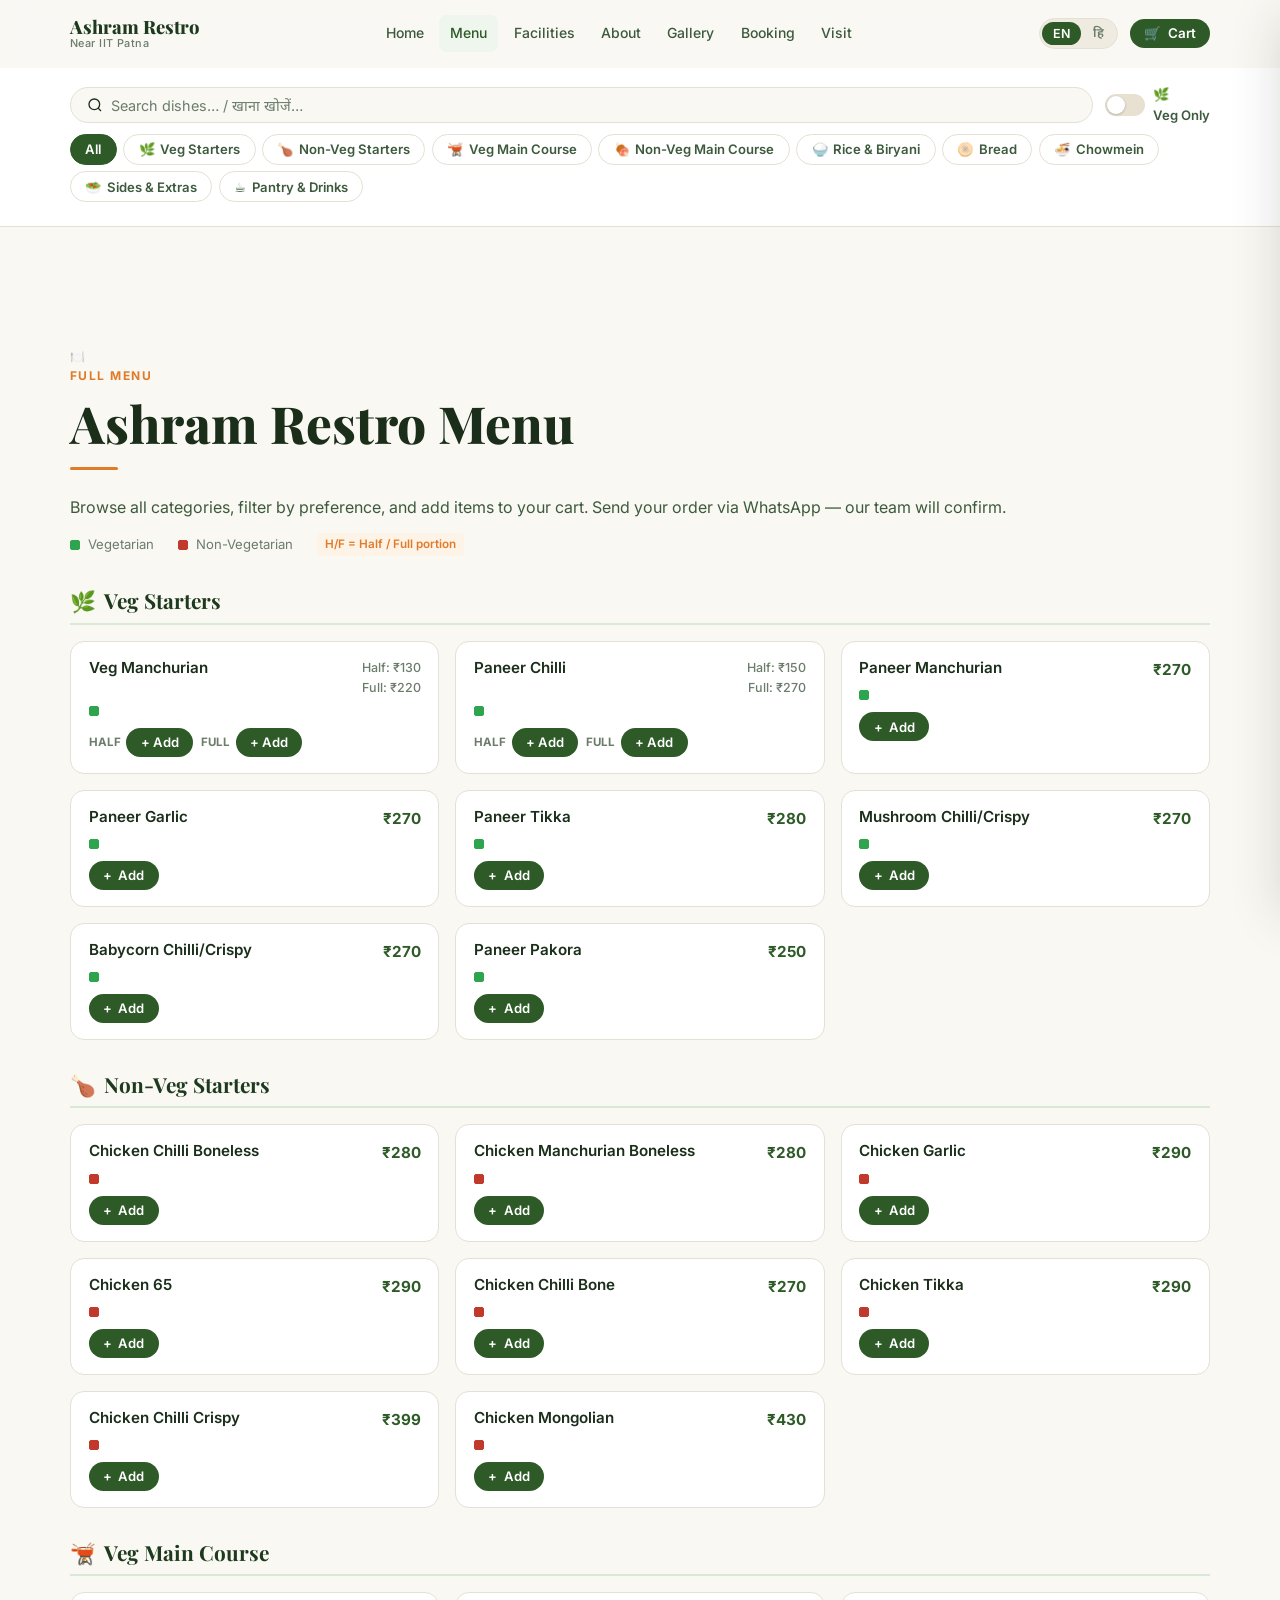
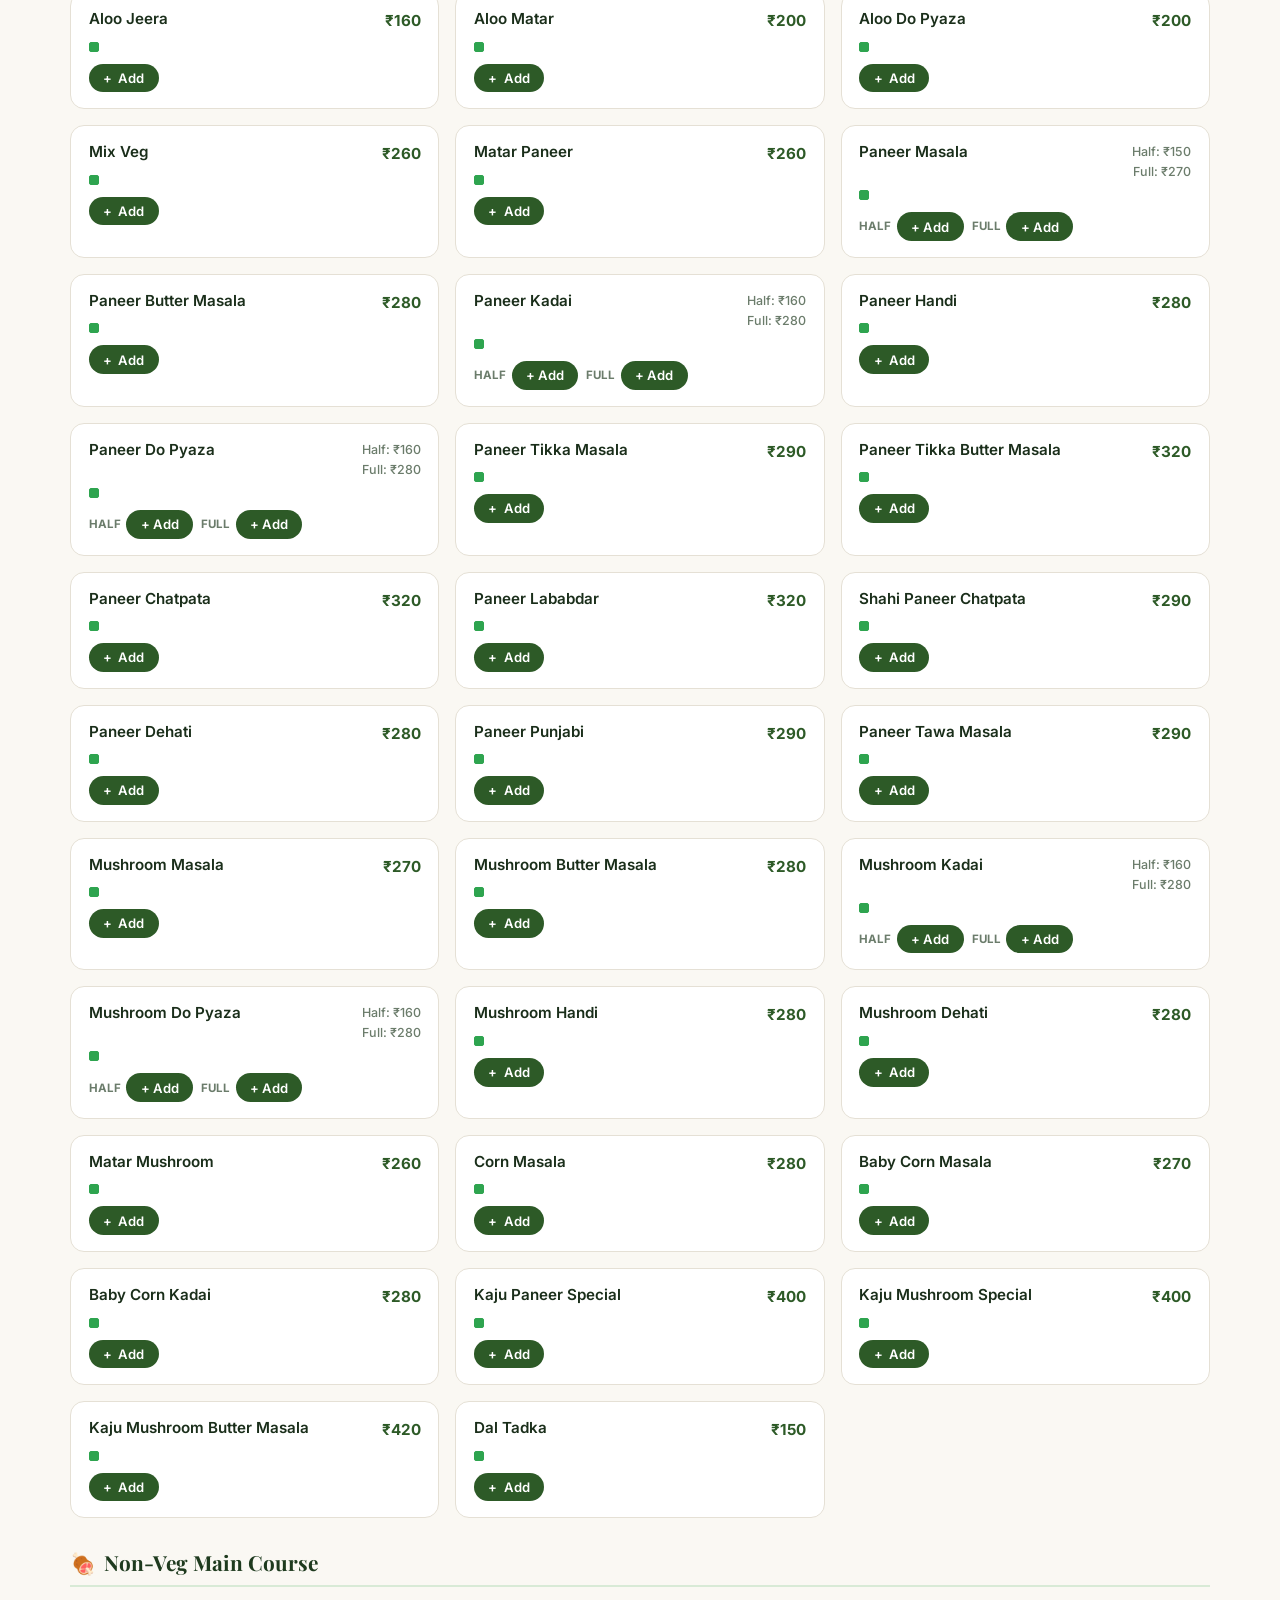
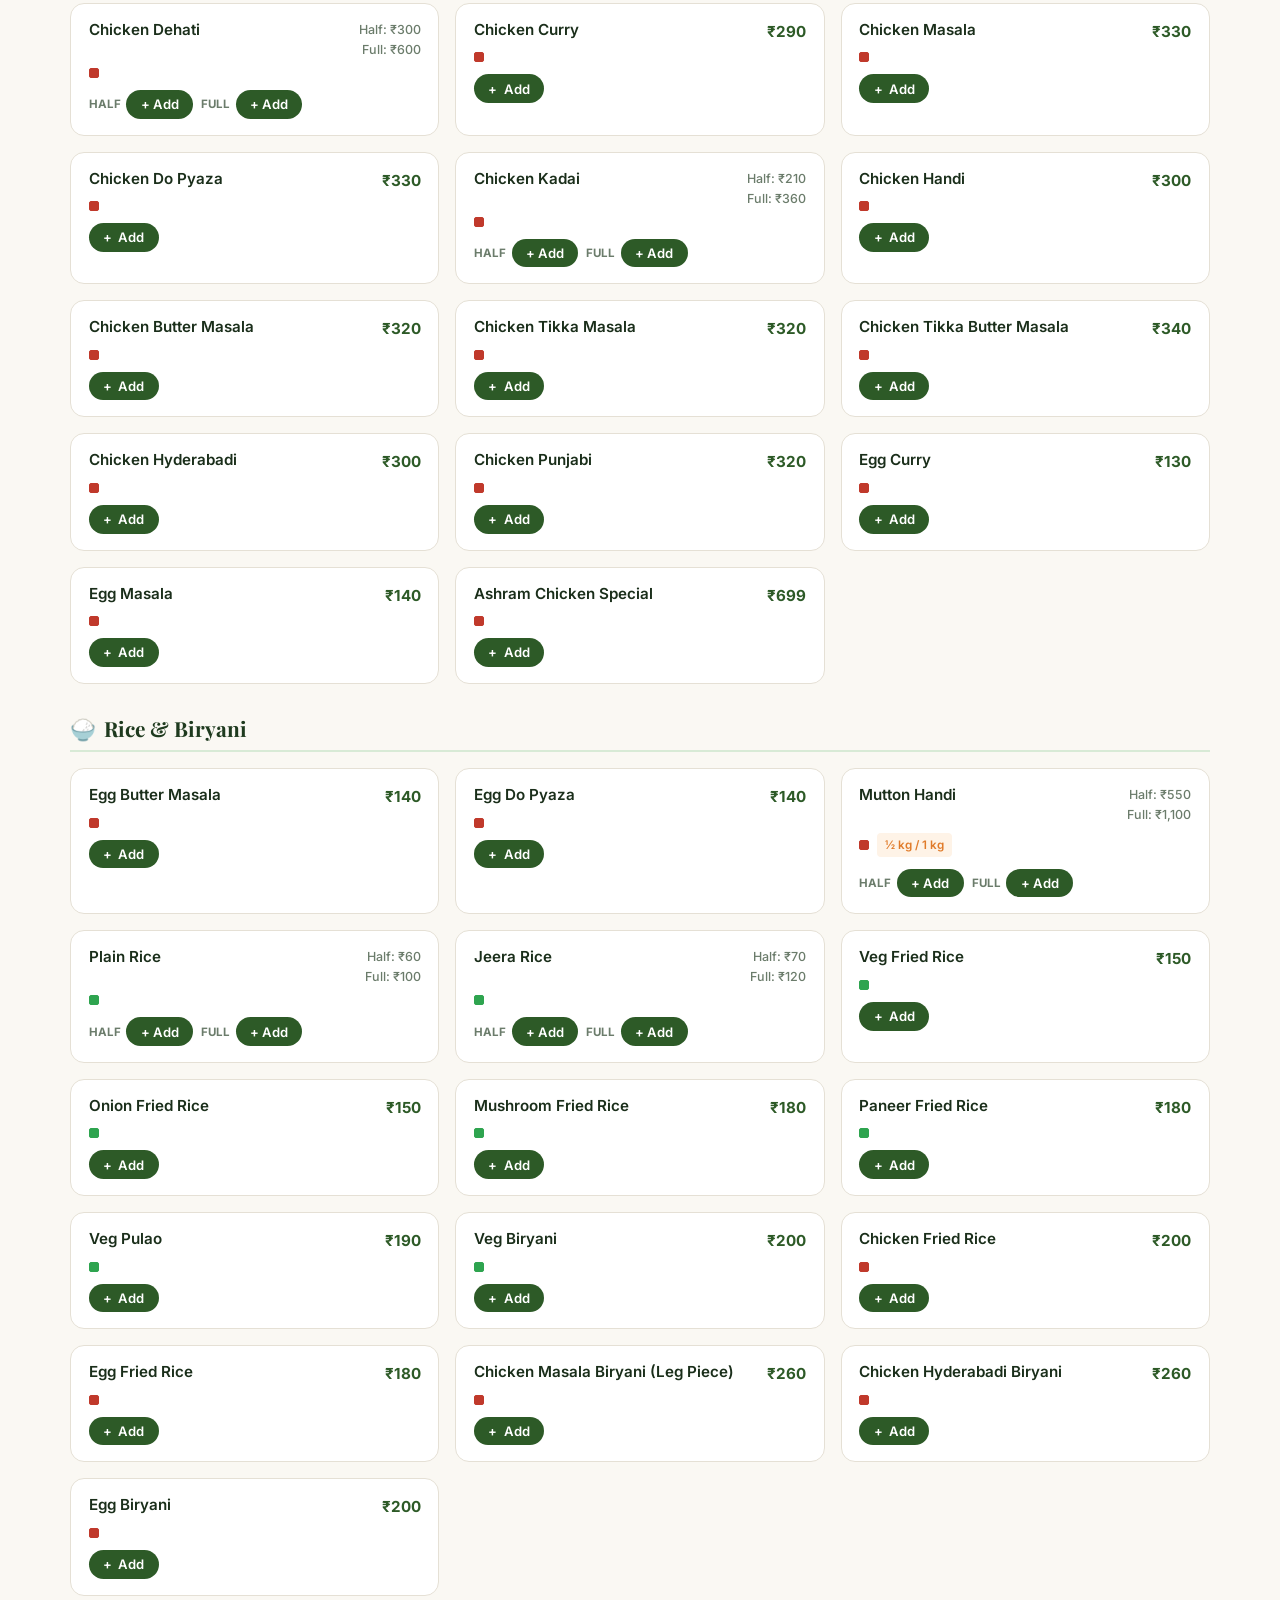
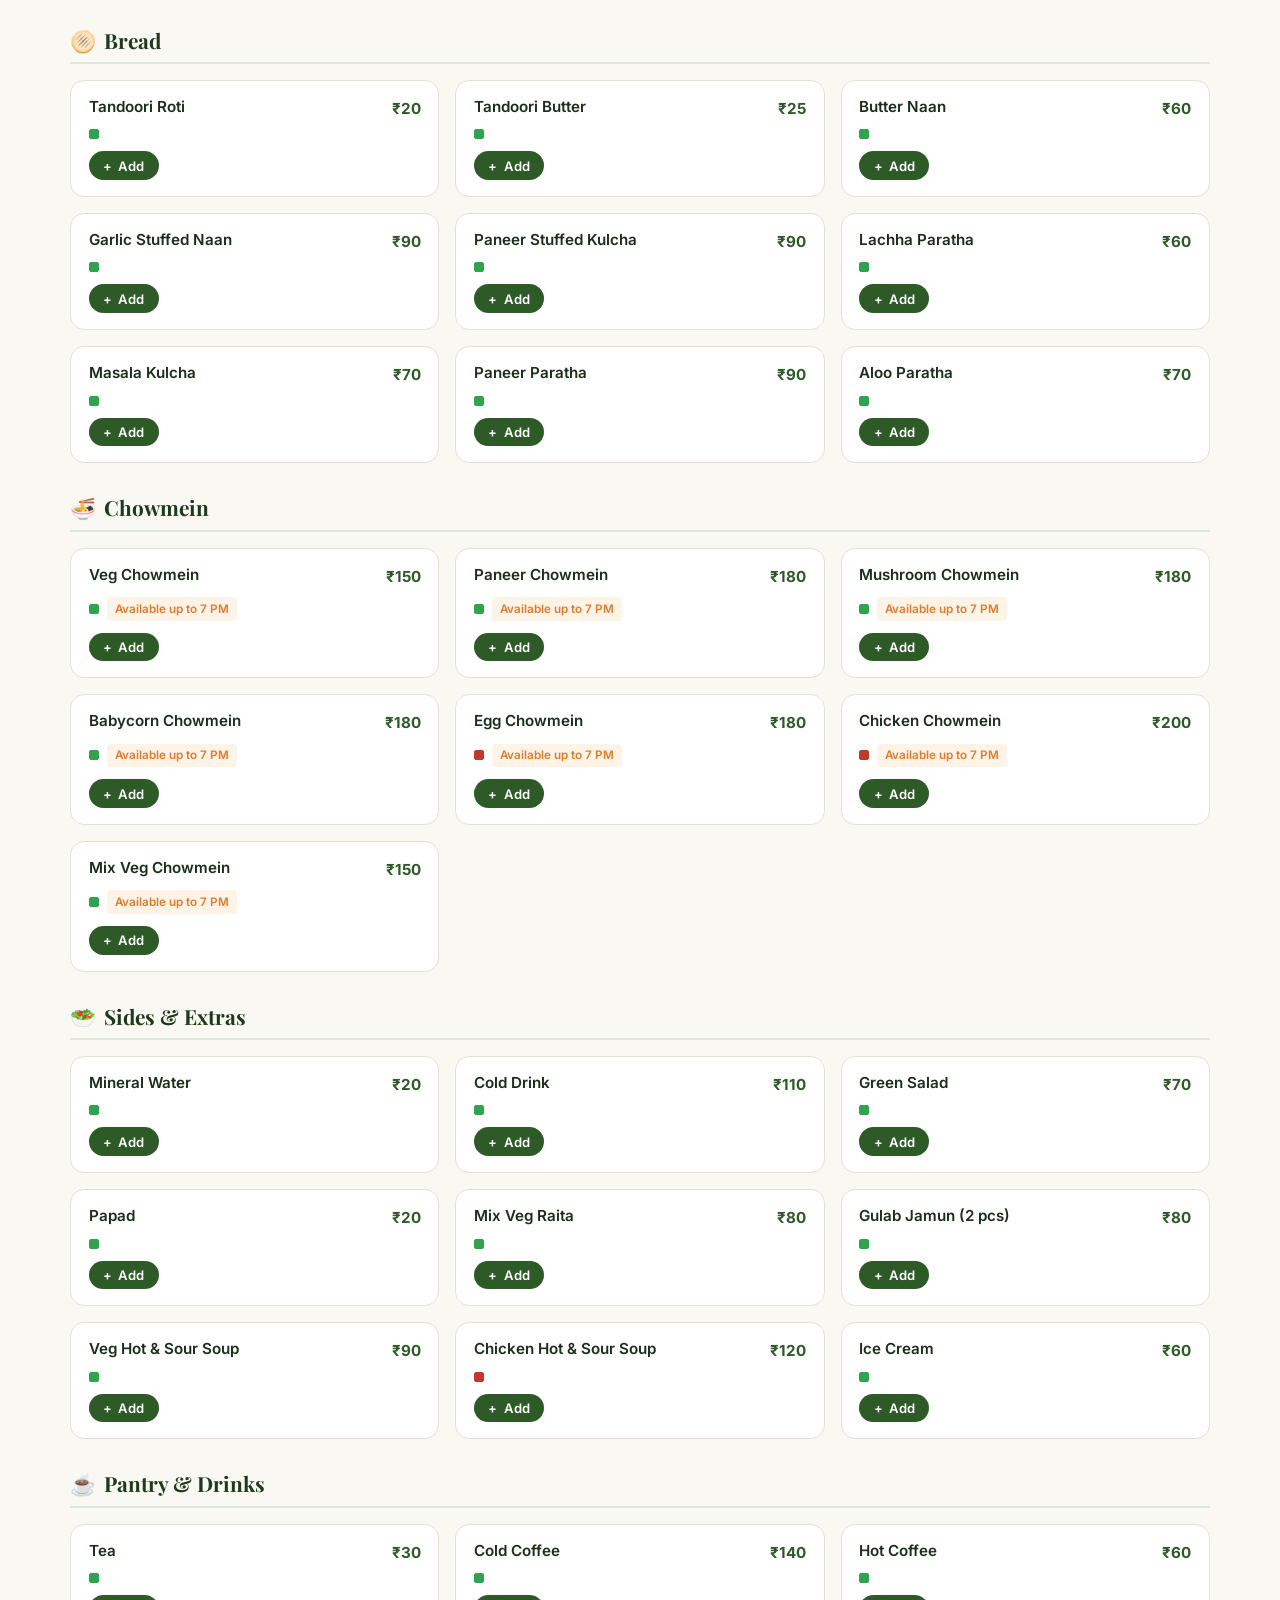
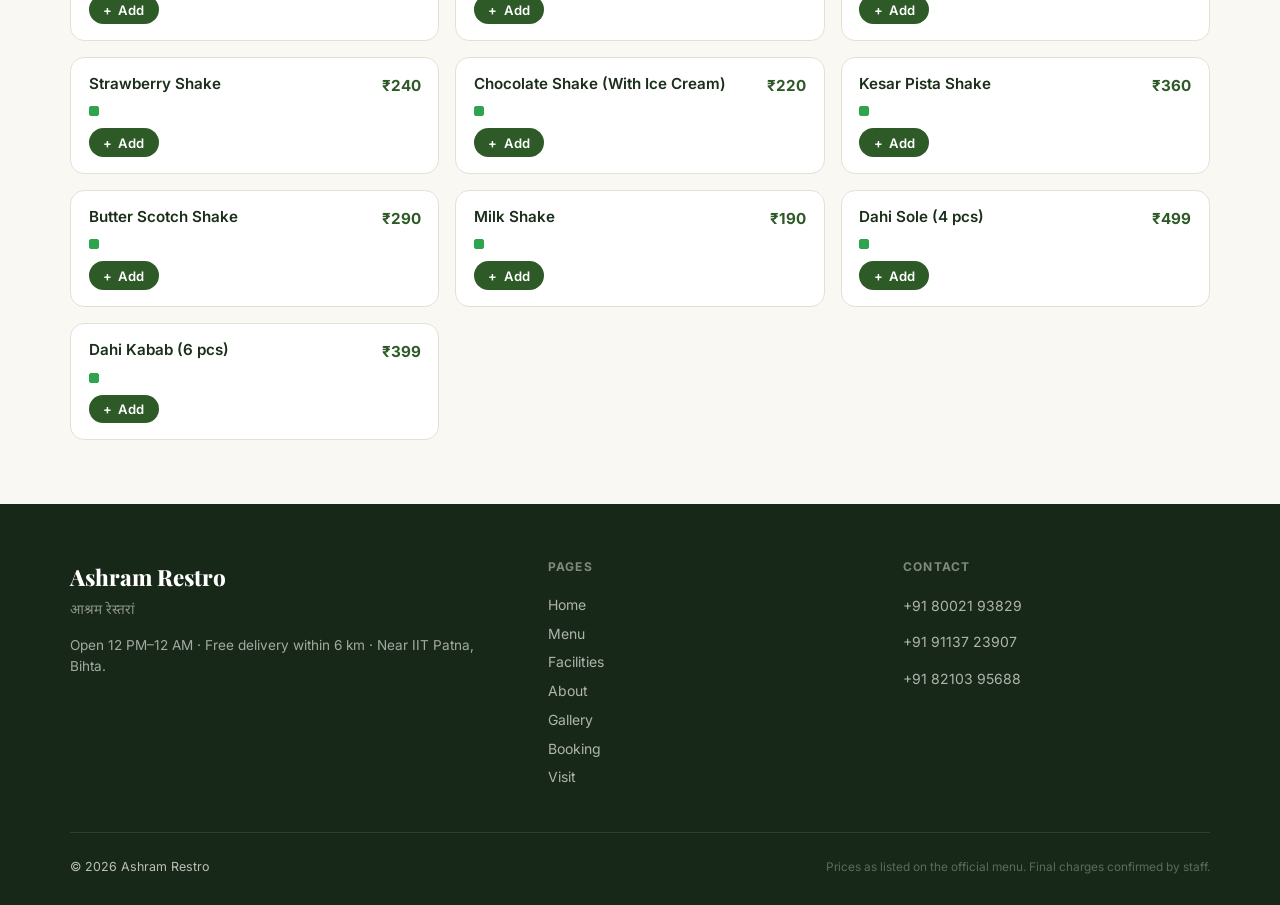
<file: menu.html>
<!DOCTYPE html>
<html lang="en">
<head>
  <meta charset="UTF-8"/>
  <meta name="viewport" content="width=device-width, initial-scale=1, viewport-fit=cover"/>
  <title>Menu &amp; Order | Ashram Restro — Near IIT Patna, Bihta</title>
  <meta name="description" content="Browse the full Ashram Restro menu. Order veg or non-veg starters, main course, biryani, bread, chowmein, and drinks. Place your order via WhatsApp."/>
  <link rel="stylesheet" href="assets/style.css"/>
</head>
<body>

<nav class="site-nav" role="navigation" aria-label="Main navigation">
  <div class="nav-inner">
    <a href="index.html" class="nav-logo">
      <span class="lang-en">Ashram Restro</span><span class="lang-hi" style="font-family:'Noto Sans Devanagari',sans-serif">आश्रम रेस्तरां</span>
      <span class="sub lang-en">Near IIT Patna</span><span class="sub lang-hi" style="font-family:'Noto Sans Devanagari',sans-serif">आईआईटी पटना के पास</span>
    </a>
    <div class="nav-links">
      <a href="index.html">Home</a><a href="menu.html" class="active">Menu</a>
      <a href="facilities.html">Facilities</a><a href="about.html">About</a>
      <a href="gallery.html">Gallery</a><a href="booking.html">Booking</a><a href="visit.html">Visit</a>
    </div>
    <div class="nav-right">
      <div class="lang-toggle"><button data-lang="en" class="active">EN</button><button data-lang="hi">हि</button></div>
      <button class="cart-btn" id="cart-btn" aria-label="View cart">
        🛒 <span class="lang-en">Cart</span><span class="lang-hi" style="font-family:'Noto Sans Devanagari',sans-serif">कार्ट</span>
        <span class="cart-badge" style="display:none">0</span>
      </button>
    </div>
    <button class="nav-hamburger" aria-label="Open menu" aria-expanded="false"><span></span><span></span><span></span></button>
  </div>
</nav>
<nav class="nav-mobile">
  <a href="index.html">🏠 Home</a><a href="menu.html">🍽️ Menu &amp; Order</a>
  <a href="facilities.html">✳ Facilities</a><a href="about.html">◒ About</a>
  <a href="gallery.html">🖼 Gallery</a><a href="booking.html">📅 Booking</a><a href="visit.html">📍 Visit</a>
</nav>

<!-- MENU CONTROLS -->
<div class="menu-controls" role="search" aria-label="Menu filters">
  <div class="container menu-controls-inner">
    <div class="menu-search">
      <svg width="16" height="16" fill="none" stroke="currentColor" stroke-width="2" viewBox="0 0 24 24" aria-hidden="true"><circle cx="11" cy="11" r="8"/><path d="M21 21l-4.35-4.35"/></svg>
      <input type="search" id="menu-search" placeholder="Search dishes… / खाना खोजें…" aria-label="Search menu items"/>
    </div>
    <div class="veg-filter-wrap">
      <label class="toggle-switch" for="veg-toggle" aria-label="Vegetarian only">
        <input type="checkbox" id="veg-toggle" role="switch"/>
        <span class="toggle-track"></span>
      </label>
      <span class="veg-label">🌿 <span class="lang-en">Veg Only</span><span class="lang-hi" style="font-family:'Noto Sans Devanagari',sans-serif">सिर्फ़ वेज</span></span>
    </div>
  </div>
  <div class="container" style="padding-top:.5rem;padding-bottom:.5rem;overflow-x:auto;">
    <div class="cat-filters" id="cat-filters" role="group" aria-label="Category filter"></div>
  </div>
</div>

<!-- MENU CONTENT -->
<main style="padding-top:calc(var(--nav-h) + 120px);padding-bottom:4rem;" id="menu-main">
  <div class="container">
    <div class="section-header fade-in" style="margin-bottom:1.5rem;">
      <span class="section-label">🍽️ <span class="lang-en">Full Menu</span><span class="lang-hi" style="font-family:'Noto Sans Devanagari',sans-serif">पूरा मेनू</span></span>
      <h1>
        <span class="lang-en">Ashram Restro Menu</span>
        <span class="lang-hi" style="font-family:'Noto Sans Devanagari',sans-serif">आश्रम रेस्तरां मेनू</span>
      </h1>
      <div class="divider"></div>
      <p>
        <span class="lang-en">Browse all categories, filter by preference, and add items to your cart. Send your order via WhatsApp — our team will confirm.</span>
        <span class="lang-hi" style="font-family:'Noto Sans Devanagari',sans-serif">सभी कैटेगरी ब्राउज़ करें, कार्ट में जोड़ें, और WhatsApp पर ऑर्डर भेजें।</span>
      </p>
      <div style="display:flex;align-items:center;gap:.5rem;margin-top:.75rem;font-size:.82rem;color:var(--text-muted);">
        <span class="veg-dot veg"></span><span class="lang-en">Vegetarian</span><span class="lang-hi" style="font-family:'Noto Sans Devanagari',sans-serif">शाकाहारी</span>
        &nbsp;&nbsp;<span class="veg-dot nonveg"></span><span class="lang-en">Non-Vegetarian</span><span class="lang-hi" style="font-family:'Noto Sans Devanagari',sans-serif">मांसाहारी</span>
        &nbsp;&nbsp;<span style="background:var(--orange-50);color:var(--orange);font-weight:600;padding:.15rem .5rem;border-radius:4px;font-size:.73rem;">H/F = Half / Full portion</span>
      </div>
    </div>

    <!-- Menu rendered by JS -->
    <div id="menu-categories"></div>
  </div>
</main>

<!-- FOOTER -->
<footer class="site-footer" role="contentinfo">
  <div class="container">
    <div class="footer-grid">
      <div>
        <div class="footer-brand-name">Ashram Restro</div>
        <div class="footer-brand-hi" style="font-family:'Noto Sans Devanagari',sans-serif">आश्रम रेस्तरां</div>
        <p class="footer-tagline"><span class="lang-en">Open 12 PM–12 AM · Free delivery within 6 km · Near IIT Patna, Bihta.</span><span class="lang-hi" style="font-family:'Noto Sans Devanagari',sans-serif">दोपहर 12 – रात 12 · 6 किमी में मुफ़्त डिलीवरी।</span></p>
      </div>
      <div class="footer-col">
        <h4>Pages</h4>
        <a href="index.html">Home</a><a href="menu.html">Menu</a><a href="facilities.html">Facilities</a>
        <a href="about.html">About</a><a href="gallery.html">Gallery</a><a href="booking.html">Booking</a><a href="visit.html">Visit</a>
      </div>
      <div class="footer-col">
        <h4>Contact</h4>
        <p><a href="tel:+918002193829">+91 80021 93829</a></p>
        <p><a href="tel:+919113723907">+91 91137 23907</a></p>
        <p><a href="tel:+918210395688">+91 82103 95688</a></p>
      </div>
    </div>
    <div class="footer-bottom">
      <span>© <span id="footer-year"></span> Ashram Restro</span>
      <span style="font-size:.74rem;color:rgba(255,255,255,.3);">Prices as listed on the official menu. Final charges confirmed by staff.</span>
    </div>
  </div>
</footer>

<!-- CART SIDEBAR -->
<div class="cart-overlay" id="cart-overlay" aria-hidden="true"></div>
<aside class="cart-sidebar" id="cart-sidebar" aria-label="Shopping cart">
  <div class="cart-header">
    <h2><span class="lang-en">Your Order</span><span class="lang-hi" style="font-family:'Noto Sans Devanagari',sans-serif">आपका ऑर्डर</span></h2>
    <button class="cart-close" id="cart-close" aria-label="Close cart">✕</button>
  </div>
  <div class="cart-items" id="cart-items"></div>
  <div class="cart-footer">
    <div class="order-type-select">
      <button class="order-type-btn active" data-type="dine-in">🍽️<span style="font-size:.68rem;">Dine-in</span></button>
      <button class="order-type-btn" data-type="takeaway">🥡<span style="font-size:.68rem;">Takeaway</span></button>
      <button class="order-type-btn" data-type="delivery">🏠<span style="font-size:.68rem;">Delivery</span></button>
    </div>
    <div class="checkout-fields">
      <div class="form-group"><input type="text" id="cust-name" placeholder="Your name *" required/><span class="error-msg">Required</span></div>
      <div class="form-group"><input type="tel" id="cust-phone" placeholder="Phone number *" required/><span class="error-msg">Valid phone required</span></div>
      <div class="form-group" id="delivery-addr-wrap" style="display:none">
        <textarea id="cust-addr" placeholder="Delivery address *" rows="2"></textarea>
        <span class="error-msg">Address required for delivery</span>
      </div>
      <textarea id="cust-notes" placeholder="Special instructions (optional)" rows="2" style="width:100%;padding:.55rem .75rem;border:1.5px solid var(--border);border-radius:var(--radius-sm);font-size:.85rem;resize:vertical;font-family:inherit;"></textarea>
    </div>
    <div class="cart-total-row">
      <span class="cart-total-label"><span class="lang-en">Est. Total</span><span class="lang-hi" style="font-family:'Noto Sans Devanagari',sans-serif">अनुमानित कुल</span></span>
      <span class="cart-total-val" id="cart-total-val">₹0</span>
    </div>
    <button class="btn btn-whatsapp btn-block" id="cart-checkout-btn" disabled>
      💬 <span class="lang-en">Send Order via WhatsApp</span><span class="lang-hi" style="font-family:'Noto Sans Devanagari',sans-serif">WhatsApp पर ऑर्डर भेजें</span>
    </button>
    <p class="cart-note"><span class="lang-en">Sending opens WhatsApp. Staff will confirm your order — this is an estimate, not a final invoice.</span><span class="lang-hi" style="font-family:'Noto Sans Devanagari',sans-serif">WhatsApp खुलेगा। स्टाफ कन्फर्म करेगा।</span></p>
  </div>
</aside>

<script src="site-config.js"></script>
<script src="menu-data.js"></script>
<script src="assets/site.js"></script>
<script>document.getElementById('footer-year').textContent = new Date().getFullYear();</script>
</body>
</html>
</file>
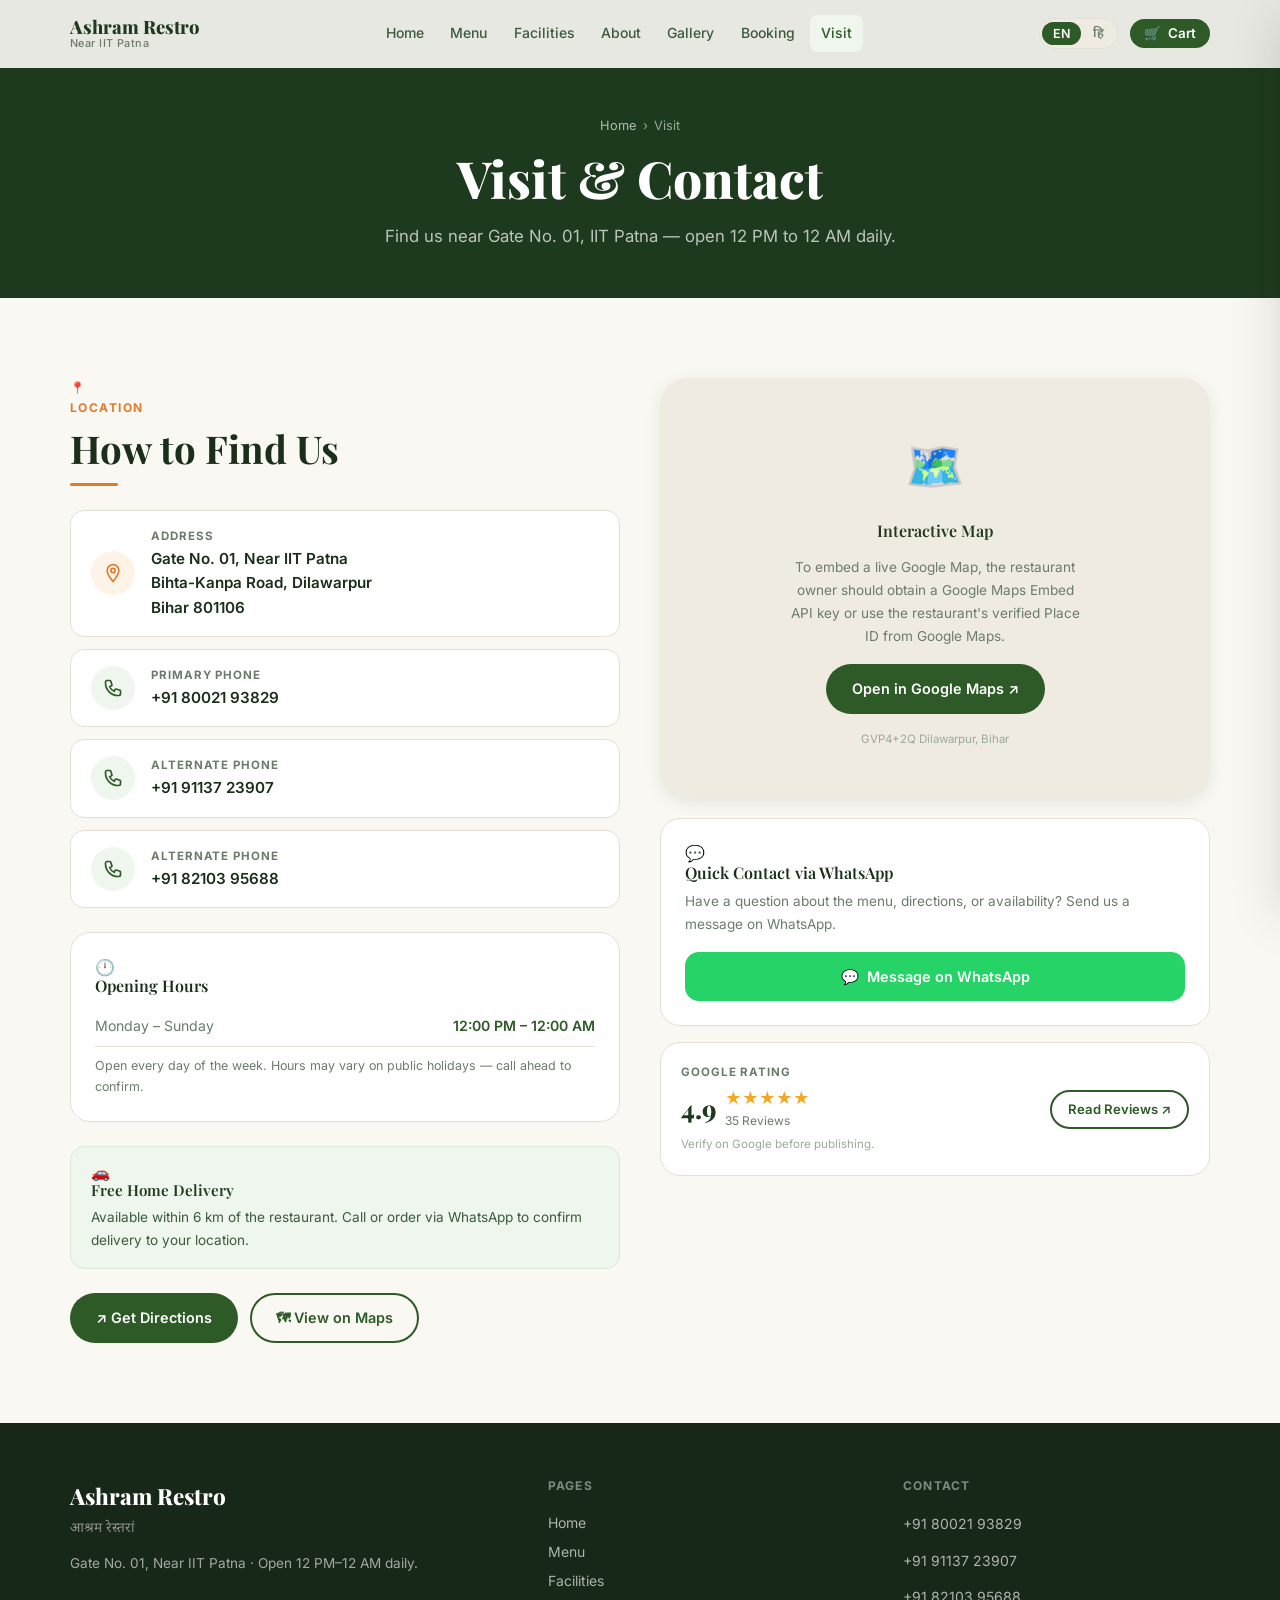
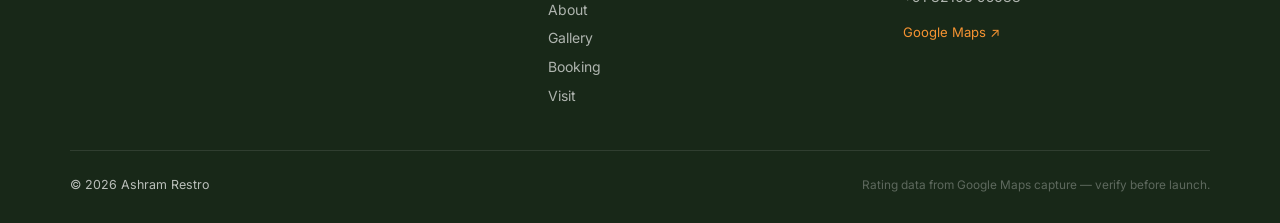
<file: visit.html>
<!DOCTYPE html>
<html lang="en">
<head>
  <meta charset="UTF-8"/><meta name="viewport" content="width=device-width, initial-scale=1, viewport-fit=cover"/>
  <title>Visit &amp; Contact | Ashram Restro — Near IIT Patna, Bihta</title>
  <meta name="description" content="Find Ashram Restro near Gate No. 01, IIT Patna, Bihta-Kanpa Road, Dilawarpur, Bihar 801106. Get directions, call us, and check our opening hours."/>
  <link rel="stylesheet" href="assets/style.css"/>
</head>
<body>

<nav class="site-nav" role="navigation" aria-label="Main navigation">
  <div class="nav-inner">
    <a href="index.html" class="nav-logo"><span class="lang-en">Ashram Restro</span><span class="lang-hi" style="font-family:'Noto Sans Devanagari',sans-serif">आश्रम रेस्तरां</span><span class="sub lang-en">Near IIT Patna</span><span class="sub lang-hi" style="font-family:'Noto Sans Devanagari',sans-serif">आईआईटी पटना के पास</span></a>
    <div class="nav-links">
      <a href="index.html">Home</a><a href="menu.html">Menu</a><a href="facilities.html">Facilities</a>
      <a href="about.html">About</a><a href="gallery.html">Gallery</a><a href="booking.html">Booking</a><a href="visit.html" class="active">Visit</a>
    </div>
    <div class="nav-right">
      <div class="lang-toggle"><button data-lang="en" class="active">EN</button><button data-lang="hi">हि</button></div>
      <button class="cart-btn" id="cart-btn" aria-label="View cart">🛒 <span class="lang-en">Cart</span><span class="lang-hi" style="font-family:'Noto Sans Devanagari',sans-serif">कार्ट</span><span class="cart-badge" style="display:none">0</span></button>
    </div>
    <button class="nav-hamburger" aria-label="Open menu" aria-expanded="false"><span></span><span></span><span></span></button>
  </div>
</nav>
<nav class="nav-mobile">
  <a href="index.html">🏠 Home</a><a href="menu.html">🍽️ Menu</a><a href="facilities.html">✳ Facilities</a>
  <a href="about.html">◒ About</a><a href="gallery.html">🖼 Gallery</a><a href="booking.html">📅 Booking</a><a href="visit.html">📍 Visit</a>
</nav>

<div class="page-hero">
  <div class="container">
    <nav class="breadcrumb" aria-label="Breadcrumb">
      <a href="index.html"><span class="lang-en">Home</span><span class="lang-hi" style="font-family:'Noto Sans Devanagari',sans-serif">होम</span></a>
      <span>›</span><span><span class="lang-en">Visit</span><span class="lang-hi" style="font-family:'Noto Sans Devanagari',sans-serif">मिलें</span></span>
    </nav>
    <h1><span class="lang-en">Visit &amp; Contact</span><span class="lang-hi" style="font-family:'Noto Sans Devanagari',sans-serif">मिलें और संपर्क करें</span></h1>
    <p><span class="lang-en">Find us near Gate No. 01, IIT Patna — open 12 PM to 12 AM daily.</span><span class="lang-hi" style="font-family:'Noto Sans Devanagari',sans-serif">गेट नं. 01, आईआईटी पटना के पास — रोज़ दोपहर 12 से रात 12 बजे।</span></p>
  </div>
</div>

<main class="section">
  <div class="container">
    <div class="visit-grid">

      <!-- LEFT: contact + hours -->
      <div>
        <div class="fade-in">
          <span class="section-label">📍 <span class="lang-en">Location</span><span class="lang-hi" style="font-family:'Noto Sans Devanagari',sans-serif">स्थान</span></span>
          <h2><span class="lang-en">How to Find Us</span><span class="lang-hi" style="font-family:'Noto Sans Devanagari',sans-serif">हमें कैसे खोजें</span></h2>
          <div class="divider"></div>
        </div>

        <!-- Address -->
        <a href="https://www.google.com/maps/search/?api=1&query=Ashram+Restro+GVP4%2B2Q+Dilawarpur+Bihar" target="_blank" rel="noopener" class="contact-link-item fade-in" style="margin-bottom:.75rem;" aria-label="View on Google Maps">
          <div class="contact-icon orange"><svg width="20" height="20" fill="none" stroke="currentColor" stroke-width="2" viewBox="0 0 24 24" aria-hidden="true"><path d="M12 2C8.13 2 5 5.13 5 9c0 5.25 7 13 7 13s7-7.75 7-13c0-3.87-3.13-7-7-7z"/><circle cx="12" cy="9" r="2.5"/></svg></div>
          <div class="contact-info">
            <div class="label"><span class="lang-en">Address</span><span class="lang-hi" style="font-family:'Noto Sans Devanagari',sans-serif">पता</span></div>
            <div class="value">
              <span class="lang-en">Gate No. 01, Near IIT Patna<br/>Bihta-Kanpa Road, Dilawarpur<br/>Bihar 801106</span>
              <span class="lang-hi" style="font-family:'Noto Sans Devanagari',sans-serif">गेट नं. 01, आईआईटी पटना के पास<br/>बिहटा-कनपा रोड, दिलावरपुर<br/>बिहार 801106</span>
            </div>
          </div>
        </a>

        <!-- Phone numbers -->
        <a href="tel:+918002193829" class="contact-link-item fade-in" style="margin-bottom:.75rem;" aria-label="Call primary number">
          <div class="contact-icon"><svg width="20" height="20" fill="none" stroke="currentColor" stroke-width="2" viewBox="0 0 24 24" aria-hidden="true"><path d="M3 5a2 2 0 012-2h3.28a1 1 0 01.948.684l1.498 4.493a1 1 0 01-.502 1.21l-2.257 1.13a11.042 11.042 0 005.516 5.516l1.13-2.257a1 1 0 011.21-.502l4.493 1.498a1 1 0 01.684.949V19a2 2 0 01-2 2h-1C9.716 21 3 14.284 3 6V5z"/></svg></div>
          <div class="contact-info">
            <div class="label"><span class="lang-en">Primary Phone</span><span class="lang-hi" style="font-family:'Noto Sans Devanagari',sans-serif">मुख्य फ़ोन</span></div>
            <div class="value">+91 80021 93829</div>
          </div>
        </a>
        <a href="tel:+919113723907" class="contact-link-item fade-in" style="margin-bottom:.75rem;">
          <div class="contact-icon"><svg width="20" height="20" fill="none" stroke="currentColor" stroke-width="2" viewBox="0 0 24 24" aria-hidden="true"><path d="M3 5a2 2 0 012-2h3.28a1 1 0 01.948.684l1.498 4.493a1 1 0 01-.502 1.21l-2.257 1.13a11.042 11.042 0 005.516 5.516l1.13-2.257a1 1 0 011.21-.502l4.493 1.498a1 1 0 01.684.949V19a2 2 0 01-2 2h-1C9.716 21 3 14.284 3 6V5z"/></svg></div>
          <div class="contact-info">
            <div class="label"><span class="lang-en">Alternate Phone</span><span class="lang-hi" style="font-family:'Noto Sans Devanagari',sans-serif">वैकल्पिक फ़ोन</span></div>
            <div class="value">+91 91137 23907</div>
          </div>
        </a>
        <a href="tel:+918210395688" class="contact-link-item fade-in" style="margin-bottom:1.5rem;">
          <div class="contact-icon"><svg width="20" height="20" fill="none" stroke="currentColor" stroke-width="2" viewBox="0 0 24 24" aria-hidden="true"><path d="M3 5a2 2 0 012-2h3.28a1 1 0 01.948.684l1.498 4.493a1 1 0 01-.502 1.21l-2.257 1.13a11.042 11.042 0 005.516 5.516l1.13-2.257a1 1 0 011.21-.502l4.493 1.498a1 1 0 01.684.949V19a2 2 0 01-2 2h-1C9.716 21 3 14.284 3 6V5z"/></svg></div>
          <div class="contact-info">
            <div class="label"><span class="lang-en">Alternate Phone</span><span class="lang-hi" style="font-family:'Noto Sans Devanagari',sans-serif">वैकल्पिक फ़ोन</span></div>
            <div class="value">+91 82103 95688</div>
          </div>
        </a>

        <!-- Hours -->
        <div class="hours-block fade-in" style="margin-bottom:1.5rem;">
          <h3 style="font-size:1rem;margin-bottom:.75rem;">
            🕛 <span class="lang-en">Opening Hours</span><span class="lang-hi" style="font-family:'Noto Sans Devanagari',sans-serif">खुलने का समय</span>
          </h3>
          <div class="hours-row">
            <span class="day"><span class="lang-en">Monday – Sunday</span><span class="lang-hi" style="font-family:'Noto Sans Devanagari',sans-serif">सोमवार – रविवार</span></span>
            <span class="time">12:00 PM – 12:00 AM</span>
          </div>
          <p style="font-size:.78rem;color:var(--text-muted);margin-top:.5rem;">
            <span class="lang-en">Open every day of the week. Hours may vary on public holidays — call ahead to confirm.</span>
            <span class="lang-hi" style="font-family:'Noto Sans Devanagari',sans-serif">हर दिन खुला है। सार्वजनिक छुट्टियों पर कॉल करके पुष्टि करें।</span>
          </p>
        </div>

        <!-- Delivery info -->
        <div style="background:var(--green-50);border:1px solid var(--green-100);border-radius:var(--radius-md);padding:1rem 1.25rem;margin-bottom:1.5rem;" class="fade-in">
          <h3 style="font-size:.95rem;margin-bottom:.4rem;color:var(--green-800);">
            🚗 <span class="lang-en">Free Home Delivery</span><span class="lang-hi" style="font-family:'Noto Sans Devanagari',sans-serif">मुफ़्त होम डिलीवरी</span>
          </h3>
          <p style="font-size:.85rem;color:var(--text-mid);margin:0;">
            <span class="lang-en">Available within 6 km of the restaurant. Call or order via WhatsApp to confirm delivery to your location.</span>
            <span class="lang-hi" style="font-family:'Noto Sans Devanagari',sans-serif">रेस्तरां से 6 किमी के अंदर उपलब्ध। अपने स्थान की पुष्टि के लिए कॉल करें या WhatsApp पर ऑर्डर करें।</span>
          </p>
        </div>

        <!-- Direction buttons -->
        <div style="display:flex;gap:.75rem;flex-wrap:wrap;" class="fade-in">
          <a href="https://www.google.com/maps/dir/?api=1&destination=Ashram+Restro%2C+GVP4%2B2Q%2C+Dilawarpur%2C+Bihar" target="_blank" rel="noopener" class="btn btn-green">
            <span class="lang-en">↗ Get Directions</span><span class="lang-hi" style="font-family:'Noto Sans Devanagari',sans-serif">↗ दिशा-निर्देश</span>
          </a>
          <a href="https://www.google.com/maps/search/?api=1&query=Ashram+Restro+GVP4%2B2Q+Dilawarpur+Bihar" target="_blank" rel="noopener" class="btn btn-outline-green">
            <span class="lang-en">🗺 View on Maps</span><span class="lang-hi" style="font-family:'Noto Sans Devanagari',sans-serif">🗺 Maps पर देखें</span>
          </a>
        </div>
      </div>

      <!-- RIGHT: map embed area -->
      <div class="fade-in">
        <div class="map-embed" style="height:420px;background:var(--cream-dark);display:flex;flex-direction:column;align-items:center;justify-content:center;gap:1rem;text-align:center;padding:2rem;">
          <div style="font-size:3rem;">🗺️</div>
          <h3 style="font-size:1rem;color:var(--green-800);">
            <span class="lang-en">Interactive Map</span><span class="lang-hi" style="font-family:'Noto Sans Devanagari',sans-serif">इंटरैक्टिव मानचित्र</span>
          </h3>
          <p style="font-size:.85rem;color:var(--text-muted);max-width:300px;">
            <span class="lang-en">To embed a live Google Map, the restaurant owner should obtain a Google Maps Embed API key or use the restaurant's verified Place ID from Google Maps.</span>
            <span class="lang-hi" style="font-family:'Noto Sans Devanagari',sans-serif">Google Map एम्बेड करने के लिए रेस्तरां मालिक से Place ID प्राप्त करें।</span>
          </p>
          <a href="https://www.google.com/maps/search/?api=1&query=Ashram+Restro+GVP4%2B2Q+Dilawarpur+Bihar" target="_blank" rel="noopener" class="btn btn-green">
            <span class="lang-en">Open in Google Maps ↗</span><span class="lang-hi" style="font-family:'Noto Sans Devanagari',sans-serif">Google Maps में खोलें ↗</span>
          </a>
          <p style="font-size:.72rem;color:var(--text-faint);">GVP4+2Q Dilawarpur, Bihar</p>
        </div>

        <!-- WhatsApp quick contact -->
        <div style="background:var(--white);border:1px solid var(--border);border-radius:var(--radius-lg);padding:1.5rem;margin-top:1.25rem;">
          <h3 style="font-size:1rem;margin-bottom:.5rem;">
            💬 <span class="lang-en">Quick Contact via WhatsApp</span><span class="lang-hi" style="font-family:'Noto Sans Devanagari',sans-serif">WhatsApp पर त्वरित संपर्क</span>
          </h3>
          <p style="font-size:.85rem;color:var(--text-muted);margin-bottom:1rem;">
            <span class="lang-en">Have a question about the menu, directions, or availability? Send us a message on WhatsApp.</span>
            <span class="lang-hi" style="font-family:'Noto Sans Devanagari',sans-serif">मेनू, दिशा या उपलब्धता के बारे में सवाल है? WhatsApp पर संदेश भेजें।</span>
          </p>
          <a href="https://wa.me/918002193829?text=Hi%20Ashram%20Restro%2C%20I%20have%20a%20question." target="_blank" rel="noopener" class="btn btn-whatsapp btn-block">
            💬 <span class="lang-en">Message on WhatsApp</span><span class="lang-hi" style="font-family:'Noto Sans Devanagari',sans-serif">WhatsApp पर मैसेज करें</span>
          </a>
        </div>

        <!-- Google rating block -->
        <div style="background:var(--white);border:1px solid var(--border);border-radius:var(--radius-lg);padding:1.25rem;margin-top:1rem;display:flex;align-items:center;justify-content:space-between;flex-wrap:wrap;gap:1rem;">
          <div>
            <div style="font-size:.72rem;font-weight:700;text-transform:uppercase;letter-spacing:.08em;color:var(--text-muted);margin-bottom:.25rem;">Google Rating</div>
            <div style="display:flex;align-items:center;gap:.5rem;">
              <span style="font-size:1.6rem;font-weight:800;font-family:var(--font-serif);color:var(--green-800);">4.9</span>
              <div>
                <div style="color:#f5a623;font-size:1rem;">★★★★★</div>
                <div style="font-size:.75rem;color:var(--text-muted);">35 Reviews</div>
              </div>
            </div>
            <p style="font-size:.72rem;color:var(--text-faint);margin-top:.3rem;">
              <span class="lang-en">Verify on Google before publishing.</span>
              <span class="lang-hi" style="font-family:'Noto Sans Devanagari',sans-serif">प्रकाशित करने से पहले जांचें।</span>
            </p>
          </div>
          <a href="https://www.google.com/maps/search/?api=1&query=Ashram+Restro+GVP4%2B2Q+Dilawarpur+Bihar" target="_blank" rel="noopener" class="btn btn-outline-green btn-sm">
            <span class="lang-en">Read Reviews ↗</span><span class="lang-hi" style="font-family:'Noto Sans Devanagari',sans-serif">समीक्षाएं पढ़ें ↗</span>
          </a>
        </div>
      </div>
    </div>
  </div>
</main>

<footer class="site-footer" role="contentinfo">
  <div class="container">
    <div class="footer-grid">
      <div><div class="footer-brand-name">Ashram Restro</div><div class="footer-brand-hi" style="font-family:'Noto Sans Devanagari',sans-serif">आश्रम रेस्तरां</div><p class="footer-tagline"><span class="lang-en">Gate No. 01, Near IIT Patna · Open 12 PM–12 AM daily.</span><span class="lang-hi" style="font-family:'Noto Sans Devanagari',sans-serif">गेट नं. 01, आईआईटी पटना के पास · रोज़ 12–12।</span></p></div>
      <div class="footer-col"><h4>Pages</h4><a href="index.html">Home</a><a href="menu.html">Menu</a><a href="facilities.html">Facilities</a><a href="about.html">About</a><a href="gallery.html">Gallery</a><a href="booking.html">Booking</a><a href="visit.html">Visit</a></div>
      <div class="footer-col"><h4>Contact</h4><p><a href="tel:+918002193829">+91 80021 93829</a></p><p><a href="tel:+919113723907">+91 91137 23907</a></p><p><a href="tel:+918210395688">+91 82103 95688</a></p><a href="https://www.google.com/maps/search/?api=1&query=Ashram+Restro+GVP4%2B2Q+Dilawarpur+Bihar" target="_blank" rel="noopener" style="font-size:.82rem;color:var(--orange-light);">Google Maps ↗</a></div>
    </div>
    <div class="footer-bottom"><span>© <span id="footer-year"></span> Ashram Restro</span><span style="font-size:.74rem;color:rgba(255,255,255,.3);">Rating data from Google Maps capture — verify before launch.</span></div>
  </div>
</footer>

<div class="cart-overlay" id="cart-overlay" aria-hidden="true"></div>
<aside class="cart-sidebar" id="cart-sidebar" aria-label="Shopping cart">
  <div class="cart-header"><h2>Your Order</h2><button class="cart-close" id="cart-close">✕</button></div>
  <div class="cart-items" id="cart-items"></div>
  <div class="cart-footer">
    <div class="order-type-select">
      <button class="order-type-btn active" data-type="dine-in">🍽️<span style="font-size:.68rem;">Dine-in</span></button>
      <button class="order-type-btn" data-type="takeaway">🥡<span style="font-size:.68rem;">Takeaway</span></button>
      <button class="order-type-btn" data-type="delivery">🏠<span style="font-size:.68rem;">Delivery</span></button>
    </div>
    <div class="checkout-fields">
      <div class="form-group"><input type="text" id="cust-name" placeholder="Your name *" required/><span class="error-msg">Required</span></div>
      <div class="form-group"><input type="tel" id="cust-phone" placeholder="Phone number *" required/><span class="error-msg">Required</span></div>
      <div class="form-group" id="delivery-addr-wrap" style="display:none"><textarea id="cust-addr" placeholder="Delivery address *" rows="2"></textarea><span class="error-msg">Required</span></div>
      <textarea id="cust-notes" placeholder="Notes (optional)" rows="2" style="width:100%;padding:.55rem .75rem;border:1.5px solid var(--border);border-radius:var(--radius-sm);font-size:.85rem;resize:vertical;font-family:inherit;"></textarea>
    </div>
    <div class="cart-total-row"><span class="cart-total-label">Est. Total</span><span class="cart-total-val" id="cart-total-val">₹0</span></div>
    <button class="btn btn-whatsapp btn-block" id="cart-checkout-btn" disabled>💬 Send Order via WhatsApp</button>
    <p class="cart-note">Staff will confirm your order.</p>
  </div>
</aside>
<script src="site-config.js"></script><script src="menu-data.js"></script><script src="assets/site.js"></script>
<script>document.getElementById('footer-year').textContent = new Date().getFullYear();</script>
</body>
</html>
</file>
<file: assets/style.css>
/* ═══════════════════════════════════════════════════════════════
   Ashram Restro — Shared Stylesheet
   Modern café identity: warm cream · forest green · orange
   ═══════════════════════════════════════════════════════════════ */

@import url('https://fonts.googleapis.com/css2?family=Playfair+Display:ital,wght@0,600;0,700;0,800;1,600&family=Inter:wght@300;400;500;600;700&family=Noto+Sans+Devanagari:wght@400;500;600;700&display=swap');

/* ── Design tokens ───────────────────────────────────────────── */
:root {
  --cream:        #faf8f3;
  --cream-dark:   #f0ebe0;
  --cream-border: #e8e0d0;
  --green-900:    #182818;
  --green-800:    #1e3a1e;
  --green-700:    #2d5a27;
  --green-600:    #3a7032;
  --green-500:    #4a8c40;
  --green-100:    #d8ead6;
  --green-50:     #eef6ed;
  --orange:       #e07b2a;
  --orange-light: #f59332;
  --orange-50:    #fef3e7;
  --white:        #ffffff;
  --text-dark:    #1a2e1a;
  --text-mid:     #3d5a3d;
  --text-muted:   #6b7c6b;
  --text-faint:   #9aaa9a;
  --border:       #e5e0d5;
  --shadow-sm:    0 1px 3px rgba(26,46,26,.08);
  --shadow-md:    0 4px 16px rgba(26,46,26,.10);
  --shadow-lg:    0 8px 32px rgba(26,46,26,.14);
  --shadow-xl:    0 16px 48px rgba(26,46,26,.16);
  --radius-sm:    8px;
  --radius-md:    14px;
  --radius-lg:    20px;
  --radius-xl:    28px;
  --nav-h:        68px;
  --font-serif:   'Playfair Display', Georgia, serif;
  --font-sans:    'Inter', 'Noto Sans Devanagari', system-ui, sans-serif;
  --transition:   0.22s cubic-bezier(0.4,0,0.2,1);
}

/* ── Reset & base ─────────────────────────────────────────────── */
*, *::before, *::after { box-sizing: border-box; margin: 0; padding: 0; }
html { scroll-behavior: smooth; font-size: 16px; }
body {
  font-family: var(--font-sans);
  background: var(--cream);
  color: var(--text-dark);
  line-height: 1.6;
  min-height: 100vh;
  overflow-x: hidden;
}
img { display: block; max-width: 100%; height: auto; }
a { color: inherit; text-decoration: none; }
button { cursor: pointer; font-family: inherit; border: none; background: none; }
input, select, textarea { font-family: inherit; }
ul, ol { list-style: none; }

/* ── Typography ───────────────────────────────────────────────── */
h1, h2, h3, h4, h5 { font-family: var(--font-serif); line-height: 1.2; }
h1 { font-size: clamp(2rem,5vw,3.2rem); font-weight: 800; }
h2 { font-size: clamp(1.6rem,3.5vw,2.4rem); font-weight: 700; }
h3 { font-size: clamp(1.1rem,2.5vw,1.4rem); font-weight: 600; }
p  { font-size: 1rem; color: var(--text-mid); line-height: 1.7; }

.hindi { font-family: 'Noto Sans Devanagari', var(--font-sans); }

/* ── Language visibility ──────────────────────────────────────── */
.lang-en, .lang-hi { display: unset; }
body.lang-hi .lang-en { display: none !important; }
body.lang-hi .lang-hi { display: unset; }
body:not(.lang-hi) .lang-hi { display: none !important; }
div.lang-en, div.lang-hi, span.lang-en, span.lang-hi { display: block; }
body.lang-hi div.lang-en, body.lang-hi span.lang-en { display: none !important; }
body:not(.lang-hi) div.lang-hi, body:not(.lang-hi) span.lang-hi { display: none !important; }

/* ── Utility ──────────────────────────────────────────────────── */
.container { max-width: 1180px; margin: 0 auto; padding: 0 1.25rem; }
.visually-hidden { position: absolute; width: 1px; height: 1px; overflow: hidden; clip: rect(0,0,0,0); white-space: nowrap; }
.text-center { text-align: center; }
.section-label {
  display: inline-block; font-size: .75rem; font-weight: 700; letter-spacing: .12em;
  text-transform: uppercase; color: var(--orange); margin-bottom: .5rem;
}
.divider { width: 48px; height: 3px; background: var(--orange); border-radius: 2px; margin: .75rem 0 1.5rem; }
.divider.center { margin: .75rem auto 1.5rem; }

/* Scroll fade-in with progressive enhancement (desktop only to prevent mobile scroll jank & blank boxes) */
.fade-in { opacity: 1; transform: none; }
@media (min-width: 1025px) {
  html.js-scroll-animate .fade-in:not(.visible) {
    opacity: 0; transform: translateY(20px);
    transition: opacity .5s cubic-bezier(0.16, 1, 0.3, 1), transform .5s cubic-bezier(0.16, 1, 0.3, 1);
  }
  html.js-scroll-animate .fade-in.visible {
    opacity: 1; transform: none;
  }
}
@media (prefers-reduced-motion: reduce) {
  html.js-scroll-animate .fade-in:not(.visible) { opacity: 1 !important; transform: none !important; transition: none !important; }
}

/* ── Navigation ───────────────────────────────────────────────── */
.site-nav {
  position: fixed; top: 0; left: 0; right: 0; z-index: 900;
  height: var(--nav-h);
  display: flex; align-items: center;
  background: rgba(250,248,243,.92);
  backdrop-filter: blur(12px);
  -webkit-backdrop-filter: blur(12px);
  border-bottom: 1px solid transparent;
  transition: border-color var(--transition), box-shadow var(--transition), background var(--transition);
}
.site-nav.scrolled {
  border-bottom-color: var(--border);
  box-shadow: var(--shadow-sm);
  background: rgba(250,248,243,.98);
}
.nav-inner {
  display: flex; align-items: center; justify-content: space-between;
  width: 100%; max-width: 1180px; margin: 0 auto; padding: 0 1.25rem;
}
.nav-logo {
  display: flex; flex-direction: column; gap: 0;
  font-family: var(--font-serif); font-weight: 800; font-size: 1.15rem;
  color: var(--green-800); line-height: 1.1; text-decoration: none;
}
.nav-logo span.sub { font-size: .68rem; font-family: var(--font-sans); font-weight: 500; color: var(--text-muted); letter-spacing: .04em; }
.nav-links { display: flex; align-items: center; gap: .25rem; }
.nav-links a {
  padding: .45rem .7rem; font-size: .875rem; font-weight: 500;
  border-radius: var(--radius-sm); color: var(--text-mid);
  transition: color var(--transition), background var(--transition);
}
.nav-links a:hover, .nav-links a.active { color: var(--green-700); background: var(--green-50); }
.nav-right { display: flex; align-items: center; gap: .75rem; }
.lang-toggle {
  display: flex; align-items: center; gap: 0;
  background: var(--cream-dark); border-radius: 999px; padding: 2px;
  border: 1px solid var(--border);
}
.lang-toggle button {
  font-size: .78rem; font-weight: 600; padding: .28rem .7rem;
  border-radius: 999px; color: var(--text-muted);
  transition: background var(--transition), color var(--transition);
}
.lang-toggle button.active { background: var(--green-700); color: var(--white); }
.cart-btn {
  display: flex; align-items: center; gap: .4rem;
  background: var(--green-700); color: var(--white);
  border-radius: 999px; padding: .4rem .9rem; font-size: .84rem; font-weight: 600;
  transition: background var(--transition), transform var(--transition);
}
.cart-btn:hover { background: var(--green-800); transform: scale(1.04); }
.cart-badge {
  background: var(--orange); color: var(--white);
  border-radius: 999px; font-size: .68rem; font-weight: 700;
  min-width: 18px; height: 18px; display: flex; align-items: center; justify-content: center; padding: 0 4px;
}
.nav-hamburger {
  display: none; flex-direction: column; justify-content: center;
  width: 44px; height: 44px; padding: 10px; cursor: pointer;
  background: transparent; border: none; border-radius: var(--radius-sm);
}
.nav-hamburger span {
  display: block; width: 22px; height: 2px; background: var(--text-dark);
  border-radius: 2px; transition: transform .3s cubic-bezier(0.4, 0, 0.2, 1), opacity .2s ease;
  transform-origin: center;
}
.nav-hamburger span:nth-child(2) { margin: 5px 0; }
.nav-hamburger.open span:nth-child(1) { transform: translateY(7px) rotate(45deg); }
.nav-hamburger.open span:nth-child(2) { opacity: 0; transform: scaleX(0); }
.nav-hamburger.open span:nth-child(3) { transform: translateY(-7px) rotate(-45deg); }
.nav-mobile { display: none; }

/* ── Hero ─────────────────────────────────────────────────────── */
.hero {
  position: relative; height: 100vh; min-height: 560px; max-height: 860px;
  display: flex; align-items: flex-end;
  overflow: hidden;
}
.hero-img {
  position: absolute; inset: 0; width: 100%; height: 100%;
  object-fit: cover; object-position: center;
}
.hero-overlay {
  position: absolute; inset: 0;
  background: linear-gradient(to top, rgba(18,32,18,.88) 0%, rgba(18,32,18,.45) 50%, rgba(18,32,18,.18) 100%);
}
.hero-content {
  position: relative; z-index: 1;
  padding: 3.5rem 1.25rem 4rem;
  max-width: 1180px; margin: 0 auto; width: 100%;
}
.hero-eyebrow {
  display: inline-flex; align-items: center; gap: .5rem;
  background: rgba(255,255,255,.12); border: 1px solid rgba(255,255,255,.25);
  backdrop-filter: blur(8px); border-radius: 999px;
  color: rgba(255,255,255,.9); font-size: .8rem; font-weight: 600; letter-spacing: .05em;
  padding: .35rem 1rem; margin-bottom: 1.25rem;
}
.hero h1 { color: var(--white); font-size: clamp(2.4rem,6vw,4rem); margin-bottom: .3rem; }
.hero .hero-hindi { font-family: 'Noto Sans Devanagari', serif; color: rgba(255,255,255,.72); font-size: clamp(1.1rem,2.5vw,1.5rem); font-weight: 600; margin-bottom: 1.25rem; }
.hero-loc { display: flex; align-items: center; gap: .4rem; color: rgba(255,255,255,.75); font-size: .9rem; margin-bottom: 2rem; }
.hero-loc svg { flex-shrink: 0; }
.hero-actions { display: flex; flex-wrap: wrap; gap: .75rem; }

/* ── Buttons ──────────────────────────────────────────────────── */
.btn {
  display: inline-flex; align-items: center; gap: .5rem;
  font-weight: 600; font-size: .9rem; padding: .7rem 1.5rem;
  border-radius: 999px; transition: all var(--transition);
  text-decoration: none; border: 2px solid transparent;
}
.btn-primary { background: var(--orange); color: var(--white); }
.btn-primary:hover { background: var(--orange-light); transform: translateY(-2px); box-shadow: 0 4px 16px rgba(224,123,42,.4); }
.btn-green { background: var(--green-700); color: var(--white); }
.btn-green:hover { background: var(--green-800); transform: translateY(-2px); box-shadow: 0 4px 16px rgba(45,90,39,.35); }
.btn-outline-white { background: transparent; color: var(--white); border-color: rgba(255,255,255,.55); }
.btn-outline-white:hover { background: rgba(255,255,255,.12); border-color: var(--white); }
.btn-outline-green { background: transparent; color: var(--green-700); border-color: var(--green-700); }
.btn-outline-green:hover { background: var(--green-50); }
.btn-ghost { background: transparent; color: var(--text-mid); }
.btn-ghost:hover { background: var(--cream-dark); }
.btn-sm { padding: .45rem 1rem; font-size: .82rem; }
.btn-lg { padding: .9rem 2rem; font-size: 1rem; }
.btn-block { width: 100%; justify-content: center; border-radius: var(--radius-md); }
.btn-whatsapp { background: #25d366; color: var(--white); }
.btn-whatsapp:hover { background: #1ebe5b; transform: translateY(-2px); box-shadow: 0 4px 16px rgba(37,211,102,.35); }

/* ── Section ──────────────────────────────────────────────────── */
.section { padding: 5rem 0; }
.section-alt { background: var(--cream-dark); }
.section-white { background: var(--white); }
.section-green { background: var(--green-800); color: var(--white); }
.section-header { margin-bottom: 3rem; }
.section-header h2 { margin-bottom: .5rem; }

/* ── Cards ────────────────────────────────────────────────────── */
.card {
  background: var(--white); border-radius: var(--radius-lg);
  border: 1px solid var(--border); box-shadow: var(--shadow-sm);
  overflow: hidden; transition: transform var(--transition), box-shadow var(--transition);
}
.card:hover { transform: translateY(-4px); box-shadow: var(--shadow-md); }
.card-body { padding: 1.5rem; }
.card-img { width: 100%; aspect-ratio: 4/3; object-fit: cover; }

/* ── Feature chips ────────────────────────────────────────────── */
.chip {
  display: inline-flex; align-items: center; gap: .35rem;
  font-size: .78rem; font-weight: 600; padding: .3rem .75rem;
  border-radius: 999px; background: var(--green-50); color: var(--green-700);
  border: 1px solid var(--green-100);
}
.chip.orange { background: var(--orange-50); color: var(--orange); border-color: #f5cfa0; }

/* ── Highlights grid (Home) ───────────────────────────────────── */
.highlights-grid { display: grid; grid-template-columns: repeat(auto-fit,minmax(220px,1fr)); gap: 1.25rem; }
.highlight-card {
  background: var(--white); border-radius: var(--radius-lg);
  padding: 2rem 1.5rem; text-align: center;
  border: 1px solid var(--border); box-shadow: var(--shadow-sm);
  transition: transform var(--transition), box-shadow var(--transition);
}
.highlight-card:hover { transform: translateY(-5px); box-shadow: var(--shadow-md); }
.highlight-icon { font-size: 2.4rem; margin-bottom: 1rem; }
.highlight-card h3 { font-size: 1.1rem; margin-bottom: .4rem; }
.highlight-card p { font-size: .88rem; }

/* ── Star rating ──────────────────────────────────────────────── */
.stars { color: #f5a623; font-size: 1.1rem; letter-spacing: .05em; }
.rating-badge {
  display: inline-flex; align-items: center; gap: .5rem;
  background: var(--white); border: 1px solid var(--border);
  border-radius: var(--radius-md); padding: .6rem 1rem;
  box-shadow: var(--shadow-sm);
}
.rating-score { font-size: 1.4rem; font-weight: 800; color: var(--green-800); font-family: var(--font-serif); }
.rating-info { display: flex; flex-direction: column; }
.rating-info .label { font-size: .7rem; color: var(--text-muted); font-weight: 600; text-transform: uppercase; letter-spacing: .06em; }
.rating-info .count { font-size: .8rem; color: var(--text-mid); font-weight: 500; }

/* ── Review cards ─────────────────────────────────────────────── */
.reviews-grid { display: grid; grid-template-columns: repeat(auto-fit, minmax(280px, 1fr)); gap: 1.25rem; }
.review-card {
  background: var(--white); border-radius: var(--radius-lg); padding: 1.5rem;
  border: 1px solid var(--border); box-shadow: var(--shadow-sm);
}
.review-card q { font-style: italic; color: var(--text-dark); line-height: 1.6; font-size: .95rem; display: block; margin-bottom: .75rem; }
.reviewer-name { font-weight: 600; font-size: .85rem; color: var(--green-700); }

/* ── Info bar ─────────────────────────────────────────────────── */
.info-bar {
  background: var(--green-800);
  padding: 1.5rem 0;
}
.info-bar-inner { display: flex; flex-wrap: wrap; gap: 1.5rem; justify-content: center; align-items: center; }
.info-item { display: flex; align-items: center; gap: .6rem; color: rgba(255,255,255,.85); font-size: .88rem; }
.info-item svg { color: var(--orange); flex-shrink: 0; }
.info-item strong { color: var(--white); }

/* ── Footer ───────────────────────────────────────────────────── */
.site-footer {
  background: var(--green-900); color: rgba(255,255,255,.7);
  padding: 3.5rem 0 1.75rem;
}
.footer-grid { display: grid; grid-template-columns: 1.4fr 1fr 1fr; gap: 3rem; margin-bottom: 2.5rem; }
.footer-brand-name { font-family: var(--font-serif); font-size: 1.4rem; font-weight: 800; color: var(--white); margin-bottom: .3rem; }
.footer-brand-hi { font-size: .85rem; color: rgba(255,255,255,.5); margin-bottom: .75rem; }
.footer-tagline { font-size: .85rem; line-height: 1.6; color: rgba(255,255,255,.6); }
.footer-col h4 { font-family: var(--font-sans); font-size: .75rem; font-weight: 700; text-transform: uppercase; letter-spacing: .1em; color: rgba(255,255,255,.45); margin-bottom: 1rem; }
.footer-col a { display: block; font-size: .875rem; color: rgba(255,255,255,.65); padding: .2rem 0; transition: color var(--transition); }
.footer-col a:hover { color: var(--orange-light); }
.footer-col p { font-size: .875rem; color: rgba(255,255,255,.65); margin-bottom: .4rem; }
.footer-bottom { border-top: 1px solid rgba(255,255,255,.1); padding-top: 1.5rem; display: flex; justify-content: space-between; align-items: center; flex-wrap: wrap; gap: .75rem; font-size: .78rem; }
.footer-bottom a { color: rgba(255,255,255,.55); }
.footer-bottom a:hover { color: var(--orange-light); }
.veg-dot { width: 10px; height: 10px; border-radius: 2px; border: 1.5px solid; display: inline-block; flex-shrink: 0; }
.veg-dot.veg { border-color: #2ea44f; background: #2ea44f; }
.veg-dot.nonveg { border-color: #c0392b; background: #c0392b; }

/* ── Page hero (inner pages) ──────────────────────────────────── */
.page-hero {
  background: var(--green-800);
  padding: calc(var(--nav-h) + 3rem) 0 3rem;
  color: var(--white); text-align: center;
}
.page-hero h1 { color: var(--white); }
.page-hero p { color: rgba(255,255,255,.7); margin-top: .75rem; font-size: 1.05rem; }
.page-hero .breadcrumb { display: flex; align-items: center; justify-content: center; gap: .4rem; font-size: .8rem; color: rgba(255,255,255,.55); margin-bottom: .75rem; }
.page-hero .breadcrumb a { color: rgba(255,255,255,.65); }
.page-hero .breadcrumb a:hover { color: var(--white); }

/* ── Menu page ────────────────────────────────────────────────── */
.menu-layout { display: grid; grid-template-columns: 1fr; gap: 2rem; padding-top: calc(var(--nav-h) + 1.5rem); }
.menu-controls {
  background: var(--white); border-bottom: 1px solid var(--border);
  padding: 1rem 0; position: sticky; top: var(--nav-h); z-index: 100;
}
.menu-controls-inner { display: flex; flex-wrap: wrap; gap: .75rem; align-items: center; }
.menu-search {
  flex: 1; min-width: 200px;
  display: flex; align-items: center; gap: .5rem;
  background: var(--cream); border: 1.5px solid var(--border);
  border-radius: 999px; padding: .55rem 1rem;
}
.menu-search input { border: none; background: none; outline: none; font-size: .9rem; color: var(--text-dark); flex: 1; }
.menu-search input::placeholder { color: var(--text-muted); }
.cat-filters { display: flex; flex-wrap: wrap; gap: .4rem; }
.cat-btn {
  display: flex; align-items: center; gap: .35rem;
  padding: .4rem .9rem; border-radius: 999px;
  font-size: .82rem; font-weight: 600; border: 1.5px solid var(--border);
  background: var(--white); color: var(--text-mid);
  transition: all var(--transition);
}
.cat-btn.active { background: var(--green-700); border-color: var(--green-700); color: var(--white); }
.cat-btn:hover:not(.active) { border-color: var(--green-700); color: var(--green-700); }
.veg-filter-wrap { display: flex; align-items: center; gap: .5rem; }
.toggle-switch { position: relative; width: 40px; height: 22px; }
.toggle-switch input { opacity: 0; width: 0; height: 0; position: absolute; }
.toggle-track {
  position: absolute; inset: 0; border-radius: 999px;
  background: var(--cream-border); cursor: pointer;
  transition: background var(--transition);
}
.toggle-track::after {
  content: ''; position: absolute; top: 2px; left: 2px;
  width: 18px; height: 18px; border-radius: 50%; background: var(--white);
  box-shadow: 0 1px 3px rgba(0,0,0,.2);
  transition: transform var(--transition);
}
.toggle-switch input:checked + .toggle-track { background: #2ea44f; }
.toggle-switch input:checked + .toggle-track::after { transform: translateX(18px); }
.veg-label { font-size: .82rem; font-weight: 600; color: var(--text-mid); }

.menu-section-title {
  font-size: 1.3rem; font-family: var(--font-serif); font-weight: 700;
  color: var(--green-800); border-bottom: 2px solid var(--green-100);
  padding-bottom: .6rem; margin: 2rem 0 1rem;
  display: flex; align-items: center; gap: .5rem;
}
.menu-grid { display: grid; grid-template-columns: repeat(auto-fill, minmax(280px, 1fr)); gap: 1rem; }
.menu-item {
  background: var(--white); border-radius: var(--radius-md);
  border: 1px solid var(--border); padding: 1rem 1.1rem;
  display: flex; flex-direction: column; gap: .5rem;
  transition: transform var(--transition), box-shadow var(--transition);
}
.menu-item:hover { transform: translateY(-2px); box-shadow: var(--shadow-md); }
.menu-item-top { display: flex; align-items: flex-start; justify-content: space-between; gap: .5rem; }
.menu-item-name { font-weight: 600; font-size: .95rem; color: var(--text-dark); line-height: 1.3; flex: 1; }
.menu-item-name small { display: block; font-family: 'Noto Sans Devanagari', var(--font-sans); font-size: .78rem; color: var(--text-muted); font-weight: 400; }
.menu-item-price { font-weight: 700; font-size: .95rem; color: var(--green-700); white-space: nowrap; }
.menu-item-price .hf { font-size: .78rem; color: var(--text-muted); display: block; text-align: right; font-weight: 500; }
.menu-item-meta { display: flex; align-items: center; gap: .5rem; }
.item-note { font-size: .73rem; color: var(--orange); font-weight: 600; background: var(--orange-50); padding: .15rem .5rem; border-radius: 4px; }
.menu-item-controls { margin-top: .25rem; }
.qty-control { display: flex; align-items: center; gap: .5rem; }
.qty-btn {
  width: 28px; height: 28px; border-radius: 50%;
  display: flex; align-items: center; justify-content: center;
  font-size: 1.1rem; font-weight: 700; line-height: 1;
  background: var(--green-50); color: var(--green-700);
  border: 1.5px solid var(--green-100);
  transition: background var(--transition);
}
.qty-btn:hover { background: var(--green-100); }
.qty-value { font-size: .9rem; font-weight: 700; min-width: 20px; text-align: center; }
.add-btn {
  display: flex; align-items: center; gap: .4rem;
  font-size: .82rem; font-weight: 600; padding: .4rem .9rem;
  background: var(--green-700); color: var(--white);
  border-radius: 999px; transition: background var(--transition), transform var(--transition);
}
.add-btn:hover { background: var(--green-800); transform: scale(1.04); }

/* H/F size modal */
.modal-overlay {
  position: fixed; inset: 0; z-index: 9000;
  background: rgba(18,32,18,.6); backdrop-filter: blur(4px);
  display: flex; align-items: center; justify-content: center;
  padding: 1rem; opacity: 0; pointer-events: none; transition: opacity var(--transition);
}
.modal-overlay.open { opacity: 1; pointer-events: all; }
.modal-box {
  background: var(--white); border-radius: var(--radius-xl);
  padding: 2rem; max-width: 380px; width: 100%;
  box-shadow: var(--shadow-xl); transform: translateY(24px);
  transition: transform var(--transition);
}
.modal-overlay.open .modal-box { transform: translateY(0); }
.modal-title { font-size: 1.1rem; font-weight: 700; margin-bottom: .5rem; }
.modal-subtitle { font-size: .85rem; color: var(--text-muted); margin-bottom: 1.25rem; }
.size-options { display: grid; grid-template-columns: 1fr 1fr; gap: .75rem; margin-bottom: 1.5rem; }
.size-btn {
  display: flex; flex-direction: column; align-items: center; gap: .25rem;
  padding: 1rem; border: 2px solid var(--border); border-radius: var(--radius-md);
  transition: all var(--transition);
}
.size-btn:hover { border-color: var(--green-700); background: var(--green-50); }
.size-btn.selected { border-color: var(--green-700); background: var(--green-50); }
.size-btn .label { font-size: .78rem; font-weight: 700; text-transform: uppercase; letter-spacing: .05em; color: var(--text-muted); }
.size-btn .price { font-size: 1.1rem; font-weight: 800; color: var(--green-700); }

/* Cart sidebar */
.cart-sidebar {
  position: fixed; top: 0; right: 0; width: min(420px, 100vw); height: 100vh; height: 100dvh; z-index: 9000;
  background: var(--white); box-shadow: var(--shadow-xl);
  display: flex; flex-direction: column;
  transform: translateX(100%);
  transition: transform .3s cubic-bezier(0.4,0,0.2,1);
  overflow-y: auto;
  -webkit-overflow-scrolling: touch;
}
.cart-sidebar.open { transform: translateX(0); }
.cart-header {
  position: sticky; top: 0; background: var(--white); z-index: 20;
  padding: 1.1rem 1.25rem; border-bottom: 1px solid var(--border);
  display: flex; align-items: center; justify-content: space-between;
  flex-shrink: 0;
}
.cart-header h2 { font-size: 1.15rem; }
.cart-close {
  font-size: 1.5rem; line-height: 1; color: var(--text-muted);
  width: 38px; height: 38px; display: flex; align-items: center; justify-content: center;
  border-radius: var(--radius-sm); cursor: pointer;
}
.cart-close:hover { background: var(--cream-dark); color: var(--text-dark); }
.cart-items { flex: 0 0 auto; padding: 1rem 1.25rem; }
.cart-empty { display: flex; flex-direction: column; align-items: center; justify-content: center; min-height: 160px; padding: 2rem 0; gap: 1rem; color: var(--text-muted); text-align: center; }
.cart-empty-icon { font-size: 3rem; }
.cart-row { display: flex; align-items: center; gap: .75rem; padding: .75rem 0; border-bottom: 1px solid var(--border); }
.cart-row:last-child { border-bottom: none; }
.cart-item-info { flex: 1; }
.cart-item-info .name { font-weight: 600; font-size: .9rem; }
.cart-item-info .sub { font-size: .78rem; color: var(--text-muted); }
.cart-item-price { font-weight: 700; color: var(--green-700); font-size: .9rem; white-space: nowrap; }
.cart-footer {
  flex: 0 0 auto;
  padding: 1.25rem 1.25rem;
  border-top: 1px solid var(--border);
  background: var(--cream);
  padding-bottom: max(1.5rem, calc(1.5rem + env(safe-area-inset-bottom, 0px)));
}
.cart-total-row { display: flex; justify-content: space-between; align-items: center; margin-bottom: 1rem; }
.cart-total-label { font-size: .9rem; color: var(--text-muted); }
.cart-total-val { font-size: 1.25rem; font-weight: 800; color: var(--green-800); font-family: var(--font-serif); }
.cart-note { font-size: .74rem; color: var(--text-faint); text-align: center; margin-top: .75rem; }
.order-type-select { display: grid; grid-template-columns: 1fr 1fr 1fr; gap: .4rem; margin-bottom: 1rem; }
.order-type-btn {
  display: flex; flex-direction: column; align-items: center; gap: .2rem;
  padding: .6rem .4rem; border: 1.5px solid var(--border); border-radius: var(--radius-sm);
  font-size: .72rem; font-weight: 600; color: var(--text-mid);
  transition: all var(--transition);
}
.order-type-btn.active { border-color: var(--green-700); background: var(--green-50); color: var(--green-700); }
.checkout-fields { display: flex; flex-direction: column; gap: .5rem; margin-bottom: .75rem; }
.checkout-fields input, .checkout-fields textarea {
  width: 100%; padding: .55rem .75rem; border: 1.5px solid var(--border);
  border-radius: var(--radius-sm); font-size: .85rem; outline: none;
  transition: border-color var(--transition);
}
.checkout-fields input:focus, .checkout-fields textarea:focus { border-color: var(--green-600); }
.checkout-fields textarea { resize: vertical; min-height: 60px; }
.cart-overlay {
  position: fixed; inset: 0; z-index: 8999;
  background: rgba(18,32,18,.45); pointer-events: none; opacity: 0;
  transition: opacity var(--transition);
}
.cart-overlay.open { opacity: 1; pointer-events: all; }

/* Empty menu state */
.empty-state {
  text-align: center; padding: 4rem 1rem;
  display: flex; flex-direction: column; align-items: center; gap: 1rem;
}
.empty-state-icon { font-size: 3.5rem; }

/* ── Facilities ───────────────────────────────────────────────── */
.facility-filter-bar { display: flex; justify-content: center; gap: .5rem; flex-wrap: wrap; margin-bottom: 2.25rem; }
.facilities-grid { display: grid; grid-template-columns: repeat(auto-fit, minmax(320px, 1fr)); gap: 1.75rem; }
.facility-card {
  background: var(--white); border-radius: var(--radius-xl);
  overflow: hidden; border: 1.5px solid var(--border); box-shadow: var(--shadow-sm);
  display: flex; flex-direction: column;
  transition: transform var(--transition), box-shadow var(--transition), border-color var(--transition);
}
.facility-card:hover { transform: translateY(-5px); box-shadow: var(--shadow-lg); border-color: var(--green-200); }
.facility-media {
  position: relative; width: 100%; height: 220px; overflow: hidden; background: var(--cream-dark);
}
.facility-img {
  width: 100%; height: 100%; object-fit: cover;
  transition: transform .5s cubic-bezier(0.4,0,0.2,1);
}
.facility-card:hover .facility-img { transform: scale(1.06); }
.facility-overlay-badge {
  position: absolute; top: 12px; left: 12px;
  background: rgba(18, 32, 18, 0.82); backdrop-filter: blur(6px);
  color: #fff; padding: .32rem .75rem; border-radius: 999px;
  font-size: .74rem; font-weight: 700; letter-spacing: .04em;
  display: flex; align-items: center; gap: .35rem;
  border: 1px solid rgba(255,255,255,0.25);
  box-shadow: 0 2px 8px rgba(0,0,0,0.25);
}
.facility-vibe-tag {
  position: absolute; bottom: 12px; right: 12px;
  background: rgba(255,255,255,0.92); backdrop-filter: blur(4px);
  color: var(--green-900); padding: .26rem .7rem; border-radius: 999px;
  font-size: .72rem; font-weight: 700;
  box-shadow: var(--shadow-sm);
}
.facility-body { padding: 1.5rem; flex: 1; display: flex; flex-direction: column; }
.facility-marker { font-size: .72rem; font-weight: 700; text-transform: uppercase; letter-spacing: .1em; color: var(--orange); margin-bottom: .4rem; }
.facility-body h3 { margin-bottom: .5rem; font-size: 1.25rem; }
.facility-body p { font-size: .88rem; line-height: 1.6; color: var(--text-mid); }
.facility-features {
  margin: 1.1rem 0; padding-top: .9rem; border-top: 1px dashed var(--border);
  display: flex; flex-direction: column; gap: .45rem;
  font-size: .82rem; color: var(--text-dark);
}
.facility-feature-item {
  display: flex; align-items: flex-start; gap: .45rem; line-height: 1.45;
}
.facility-feature-icon {
  color: var(--green-700); font-weight: 800; font-size: .85rem; flex-shrink: 0;
}
.facility-footer-action {
  margin-top: auto; padding-top: 1rem; border-top: 1px solid var(--border);
  display: flex; align-items: center; justify-content: space-between; gap: .75rem;
}
.facility-btn-reserve {
  flex: 1; display: inline-flex; align-items: center; justify-content: center; gap: .4rem;
  background: var(--green-700); color: var(--white);
  padding: .6rem 1.1rem; border-radius: 999px;
  font-size: .82rem; font-weight: 600; text-decoration: none;
  transition: background var(--transition), transform var(--transition);
}
.facility-btn-reserve:hover {
  background: var(--green-800); transform: translateY(-1px);
}
.facility-btn-whatsapp {
  display: inline-flex; align-items: center; justify-content: center;
  width: 36px; height: 36px; border-radius: 50%;
  background: var(--whatsapp); color: var(--white);
  font-size: 1rem; text-decoration: none;
  transition: transform var(--transition);
}
.facility-btn-whatsapp:hover { transform: scale(1.08); }

/* ── Gallery ──────────────────────────────────────────────────── */
.gallery-grid { display: grid; grid-template-columns: repeat(3, 1fr); gap: 1rem; }
.gallery-item {
  position: relative; overflow: hidden; border-radius: var(--radius-md);
  aspect-ratio: 1; cursor: zoom-in;
}
.gallery-item img { width: 100%; height: 100%; object-fit: cover; transition: transform .4s ease; }
.gallery-item:hover img { transform: scale(1.06); }
.gallery-item.wide { grid-column: span 2; aspect-ratio: 2/1; }
.gallery-item.tall { grid-row: span 2; aspect-ratio: 1/2; }
.gallery-placeholder {
  width: 100%; height: 100%; background: var(--cream-dark);
  display: flex; flex-direction: column; align-items: center; justify-content: center;
  gap: .5rem; color: var(--text-muted); font-size: .8rem;
}
.gallery-placeholder .icon { font-size: 2.5rem; }

/* ── About ────────────────────────────────────────────────────── */
.about-grid { display: grid; grid-template-columns: 1fr 1fr; gap: 4rem; align-items: center; }
.about-img { border-radius: var(--radius-xl); overflow: hidden; box-shadow: var(--shadow-lg); aspect-ratio: 4/3; object-fit: cover; }
.about-values { display: grid; grid-template-columns: 1fr 1fr; gap: 1rem; margin-top: 2rem; }
.about-value { background: var(--cream-dark); border-radius: var(--radius-md); padding: 1rem; }
.about-value .label { font-size: .72rem; font-weight: 700; text-transform: uppercase; letter-spacing: .08em; color: var(--orange); margin-bottom: .25rem; }
.about-value p { font-size: .85rem; margin: 0; color: var(--text-mid); }

/* ── Booking forms ────────────────────────────────────────────── */
.booking-grid { display: grid; grid-template-columns: 1fr 1fr; gap: 2rem; }
.booking-card {
  background: var(--white); border-radius: var(--radius-xl);
  padding: 2rem; border: 1px solid var(--border); box-shadow: var(--shadow-sm);
}
.booking-card h3 { margin-bottom: .25rem; }
.booking-card .sub { font-size: .87rem; color: var(--text-muted); margin-bottom: 1.5rem; }
.form-row { display: grid; grid-template-columns: 1fr 1fr; gap: 1rem; }
.form-group { display: flex; flex-direction: column; gap: .35rem; }
.form-group.full { grid-column: 1 / -1; }
label { font-size: .82rem; font-weight: 600; color: var(--text-mid); }
label .req { color: var(--orange); }
input[type="text"], input[type="tel"], input[type="number"], input[type="date"], input[type="time"], select, textarea {
  width: 100%; padding: .65rem .85rem; border: 1.5px solid var(--border);
  border-radius: var(--radius-sm); font-size: .9rem; color: var(--text-dark);
  background: var(--cream); outline: none;
  transition: border-color var(--transition), box-shadow var(--transition);
}
input:focus, select:focus, textarea:focus {
  border-color: var(--green-600);
  box-shadow: 0 0 0 3px rgba(58,112,50,.12);
  background: var(--white);
}
.form-note { font-size: .78rem; color: var(--text-muted); margin-top: .25rem; }
.error-msg { font-size: .78rem; color: #c0392b; display: none; }
.form-group.has-error input, .form-group.has-error select, .form-group.has-error textarea { border-color: #c0392b; }
.form-group.has-error .error-msg { display: block; }
.booking-disclaimer {
  font-size: .78rem; background: var(--orange-50); border-radius: var(--radius-sm);
  padding: .75rem 1rem; color: var(--text-mid); margin-top: 1.25rem; border-left: 3px solid var(--orange);
}

/* ── Visit / Contact ──────────────────────────────────────────── */
.visit-grid { display: grid; grid-template-columns: 1fr 1fr; gap: 2.5rem; }
.map-embed { border-radius: var(--radius-xl); overflow: hidden; box-shadow: var(--shadow-md); }
.contact-links { display: flex; flex-direction: column; gap: .75rem; }
.contact-link-item {
  display: flex; align-items: center; gap: 1rem;
  background: var(--white); border-radius: var(--radius-md);
  padding: 1rem 1.25rem; border: 1px solid var(--border);
  transition: transform var(--transition), box-shadow var(--transition);
  text-decoration: none; color: inherit;
}
.contact-link-item:hover { transform: translateX(4px); box-shadow: var(--shadow-sm); }
.contact-icon {
  width: 44px; height: 44px; border-radius: 50%;
  display: flex; align-items: center; justify-content: center;
  background: var(--green-50); color: var(--green-700); flex-shrink: 0;
}
.contact-icon.orange { background: var(--orange-50); color: var(--orange); }
.contact-info .label { font-size: .72rem; font-weight: 700; text-transform: uppercase; letter-spacing: .08em; color: var(--text-muted); }
.contact-info .value { font-size: .95rem; font-weight: 600; color: var(--text-dark); margin-top: .1rem; }
.hours-block { background: var(--white); border-radius: var(--radius-lg); padding: 1.5rem; border: 1px solid var(--border); }
.hours-row { display: flex; justify-content: space-between; padding: .5rem 0; border-bottom: 1px solid var(--border); font-size: .88rem; }
.hours-row:last-child { border-bottom: none; }
.hours-row .day { color: var(--text-muted); }
.hours-row .time { font-weight: 600; color: var(--green-700); }

/* ── Toast notification ───────────────────────────────────────── */
.toast {
  position: fixed; bottom: calc(1.5rem + env(safe-area-inset-bottom, 0px)); left: 50%;
  transform: translateX(-50%) translateY(80px);
  background: var(--green-800); color: var(--white);
  padding: .75rem 1.4rem; border-radius: 999px;
  font-size: .87rem; font-weight: 600;
  box-shadow: var(--shadow-lg); z-index: 9999;
  transition: transform .35s cubic-bezier(0.4,0,0.2,1);
  max-width: min(90vw, 420px); text-align: center; line-height: 1.4;
}
.toast.show { transform: translateX(-50%) translateY(0); }

/* ── Mobile Floating Cart Bar (App-like menu experience) ──────── */
.mobile-cart-float { display: none; }
@media (max-width: 768px) {
  .mobile-cart-float {
    display: flex;
    position: fixed;
    bottom: calc(16px + env(safe-area-inset-bottom, 0px));
    left: 1rem;
    right: 1rem;
    max-width: 440px;
    margin: 0 auto;
    background: var(--green-800);
    color: var(--white);
    padding: .85rem 1.25rem;
    border-radius: 999px;
    box-shadow: 0 8px 30px rgba(18,32,18,0.45);
    align-items: center;
    justify-content: space-between;
    z-index: 8500;
    cursor: pointer;
    transform: translateY(120px);
    opacity: 0;
    transition: transform .3s cubic-bezier(0.4,0,0.2,1), opacity .3s ease;
    border: 1px solid rgba(255,255,255,0.15);
  }
  .mobile-cart-float.visible {
    transform: translateY(0);
    opacity: 1;
  }
  .mcf-left {
    display: flex;
    align-items: center;
    gap: .45rem;
    font-weight: 700;
    font-size: .95rem;
  }
  .mcf-dot { opacity: .5; }
  .mcf-right {
    font-weight: 700;
    font-size: .88rem;
    color: #facc15;
    display: flex;
    align-items: center;
    gap: .3rem;
  }
}

/* ── Responsive ───────────────────────────────────────────────── */
@media (max-width: 1024px) {
  .footer-grid { grid-template-columns: 1fr 1fr; }
  .about-grid { grid-template-columns: 1fr; gap: 2rem; }
  .booking-grid { grid-template-columns: 1fr; }
  .visit-grid { grid-template-columns: 1fr; }
  .gallery-grid { grid-template-columns: repeat(2, 1fr); }
  .gallery-item.wide { grid-column: span 1; aspect-ratio: 1; }
  .gallery-item.tall { grid-row: span 1; aspect-ratio: 1; }
}

@media (max-width: 768px) {
  :root { --nav-h: 60px; }
  .nav-links { display: none; }
  .nav-hamburger { display: flex; }
  .nav-mobile {
    display: block; position: fixed; top: var(--nav-h); left: 0; right: 0;
    background: var(--cream); border-bottom: 1px solid var(--border);
    padding: .85rem 1.25rem; z-index: 899;
    box-shadow: 0 10px 30px rgba(0,0,0,0.15);
    border-radius: 0 0 var(--radius-lg) var(--radius-lg);
    transform: translateY(-110%); transition: transform var(--transition);
  }
  .nav-mobile.open { transform: translateY(0); }
  .nav-mobile a {
    display: flex; align-items: center; gap: .6rem;
    padding: .75rem 0; font-size: 1rem; font-weight: 600;
    color: var(--text-dark); border-bottom: 1px solid var(--border);
  }
  .nav-mobile a:last-child { border-bottom: none; }

  /* Horizontal swipeable category & filter bars on mobile */
  .cat-filters {
    display: flex; flex-wrap: nowrap; overflow-x: auto;
    -webkit-overflow-scrolling: touch; padding: .25rem 0 .5rem;
    scrollbar-width: none; -ms-overflow-style: none;
    gap: .4rem;
  }
  .cat-filters::-webkit-scrollbar { display: none; }
  .cat-btn { flex-shrink: 0; white-space: nowrap; }

  .facility-filter-bar {
    display: flex; flex-wrap: nowrap; overflow-x: auto;
    -webkit-overflow-scrolling: touch; padding: .25rem 0 .5rem;
    scrollbar-width: none; -ms-overflow-style: none;
    justify-content: flex-start; gap: .4rem;
  }
  .facility-filter-bar::-webkit-scrollbar { display: none; }
  .facility-filter-bar .cat-btn { flex-shrink: 0; white-space: nowrap; }

  /* Stop iOS auto-zoom on inputs */
  input[type="text"], input[type="tel"], input[type="number"],
  input[type="date"], input[type="time"], input[type="search"],
  select, textarea {
    font-size: 16px !important;
  }

  /* Full-width hero action buttons */
  .hero-actions { flex-direction: column; width: 100%; gap: .75rem; }
  .hero-actions .btn { width: 100%; justify-content: center; text-align: center; }

  /* Gallery on tablet & mobile */
  .gallery-grid { grid-template-columns: repeat(2, 1fr); gap: .75rem; }
  .gallery-item.wide { grid-column: span 2; aspect-ratio: 16/9; }
  .gallery-item.tall { grid-column: span 1; grid-row: span 1; aspect-ratio: 1; }
  .gallery-filter {
    display: flex; flex-wrap: nowrap; overflow-x: auto;
    -webkit-overflow-scrolling: touch; padding: .25rem 0 .5rem;
    scrollbar-width: none; -ms-overflow-style: none;
    gap: .4rem;
  }
  .gallery-filter::-webkit-scrollbar { display: none; }
  .gallery-filter .cat-btn { flex-shrink: 0; white-space: nowrap; }

  /* Mobile bottom bar spacing */
  .toast { bottom: calc(85px + env(safe-area-inset-bottom, 0px)); }
  .site-footer { padding-bottom: calc(85px + env(safe-area-inset-bottom, 0px)); }

  .facilities-grid { grid-template-columns: 1fr; }
  .footer-grid { grid-template-columns: 1fr; gap: 2rem; }
  .form-row { grid-template-columns: 1fr; }
  .about-values { grid-template-columns: 1fr; }
  .menu-grid { grid-template-columns: 1fr; }
  .size-options { grid-template-columns: 1fr 1fr; }
  .cart-footer { padding-bottom: max(1.5rem, calc(1.5rem + env(safe-area-inset-bottom, 0px))); }
}

@media (max-width: 480px) {
  .container { padding: 0 1rem; }
  .gallery-grid { grid-template-columns: 1fr; gap: 1rem; }
  .gallery-item { aspect-ratio: 16/10; }
  .gallery-item.wide { grid-column: span 1; aspect-ratio: 16/10; }
  .gallery-item.tall { grid-column: span 1; grid-row: span 1; aspect-ratio: 16/10; }
  .reviews-grid { grid-template-columns: 1fr; }
  .highlights-grid { grid-template-columns: 1fr 1fr; gap: .75rem; }
  .highlight-card { padding: 1.1rem .85rem; }
  .section { padding: 3rem 0; }
  .info-bar { padding: 1.15rem 0; }
  .info-bar-inner { flex-direction: column; gap: .75rem; align-items: flex-start; max-width: 290px; margin: 0 auto; }
  .cart-sidebar { width: 100vw; }
  .modal-box { padding: 1.5rem 1.25rem; }
  .booking-card { padding: 1.5rem 1rem; }
  .cart-btn .lang-en, .cart-btn .lang-hi { display: none !important; }
  .cart-btn { padding: .42rem .65rem; }
  .nav-logo { font-size: 1.05rem; }
}

/* ── Focus styles ─────────────────────────────────────────────── */
:focus-visible { outline: 3px solid var(--orange); outline-offset: 3px; border-radius: 2px; }
</file>
